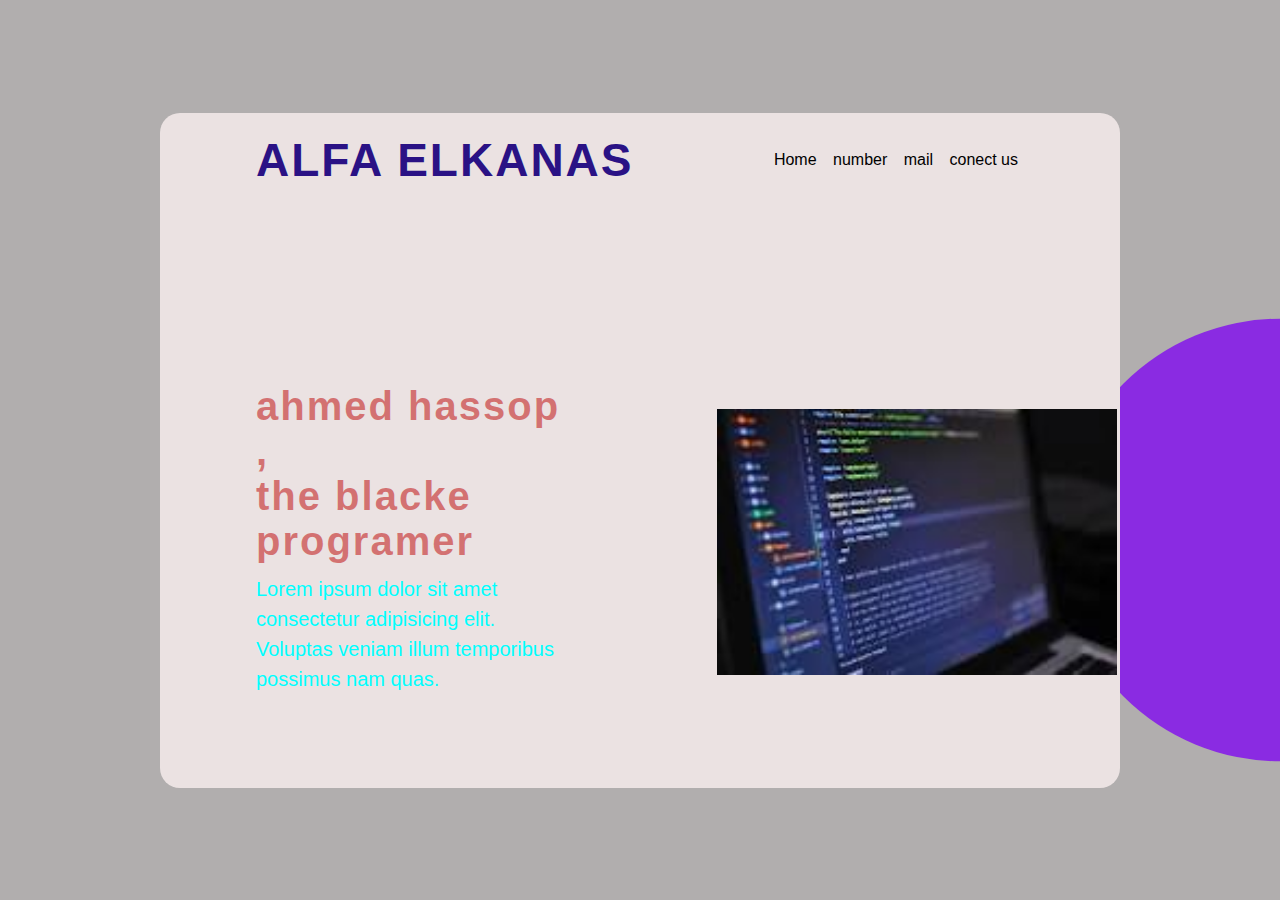
<file: Templet 1/index.html>
<!DOCTYPE html>
<html lang="en">
    <head>
    <meta charset="utF-8">
    <title>templet 1</title>
    <link rel="stylesheet" href="./master.css">
    
</head>
<body>
 <div class="conteaner">
    <nav>
        <a class="logo" href="#">ALFA ELKANAS</a>
        <ul>
            <li><a href="#"></a>Home</li>
            <li><a href="#"></a>number</li>
            <li><a href="#"></a>mail</li>
            <li><a href="#"></a>conect us</li>
        </ul>
    </nav>
    <div class="content">
        <div class="text">
            <h2>ahmed hassop ,<br> the blacke programer</h2>
            <p> Lorem ipsum dolor sit amet consectetur adipisicing elit.
                 Voluptas veniam illum temporibus possimus nam quas. </p>
        </div>
        <div class="image">
            <img src="./jmnh.jpg" ></div>
    </div>
 </div>   
  
    
  
  
</html>
</body>
</file>
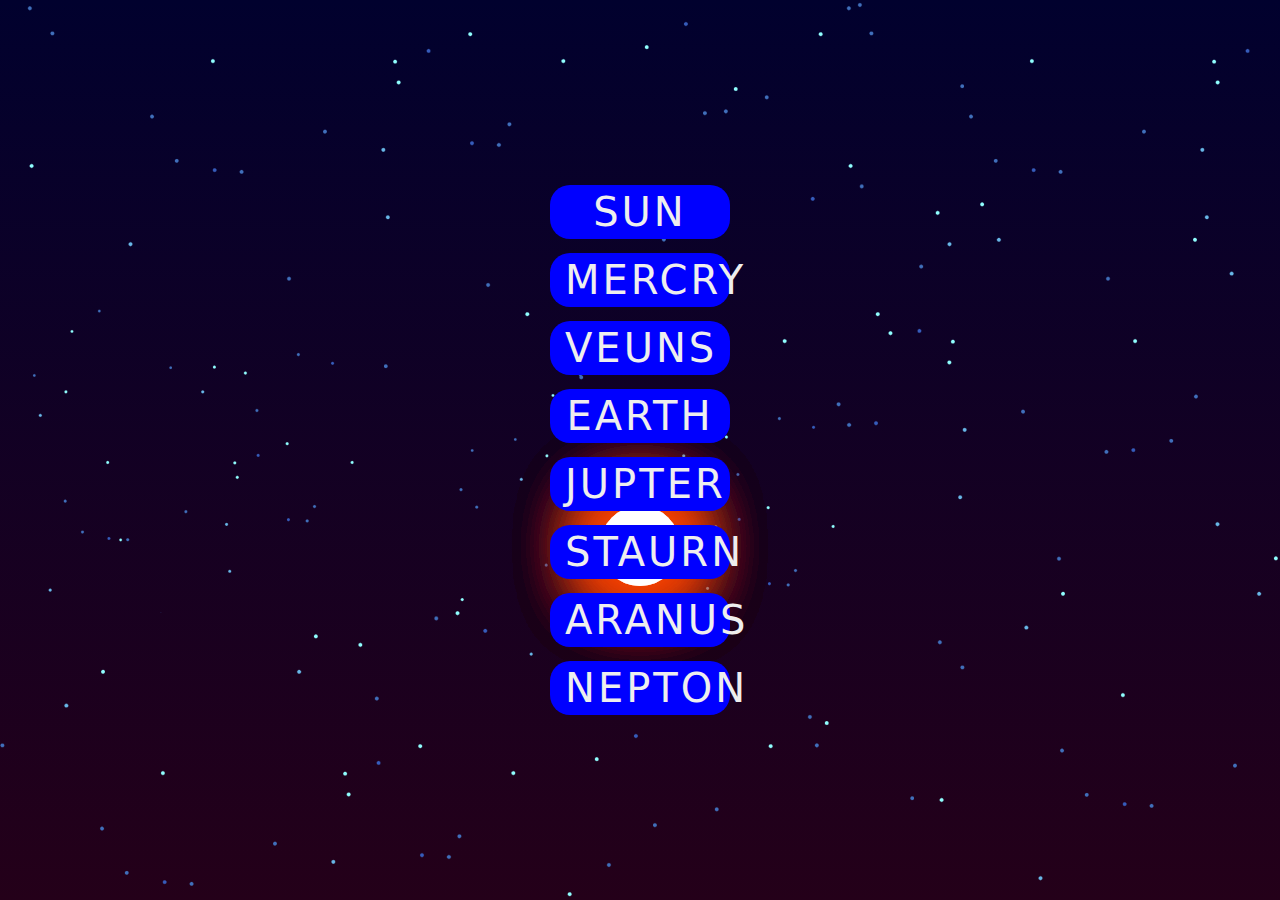
<file: Templet 2/index.html>
<html lang="en">
<head>
    <meta charset="UTF-8">
    <link rel="stylesheet" href="./alfa.css">
    <title>templet 2</title>
</head>
<body>
    <section>
        <ul>
            <li data-text="sun"><a href="#">sun</a></li>
            <li data-text="mercry"><a href="#">mercry</a></li>
            <li data-text="veuns"><a href="#">veuns</a></li>
            <li data-text="earth"><a href="#">earth</a></li>
            <li data-text="jupter"><a href="#">jupter</a></li>
            <li data-text="staurn"><a href="#">staurn</a></li>
            <li data-text="aranus"><a href="#">aranus</a></li>
            <li data-text="nepton"><a href="#">nepton</a></li>
        </ul>
    </section>
    <div></div>
</body>
</html>
</file>
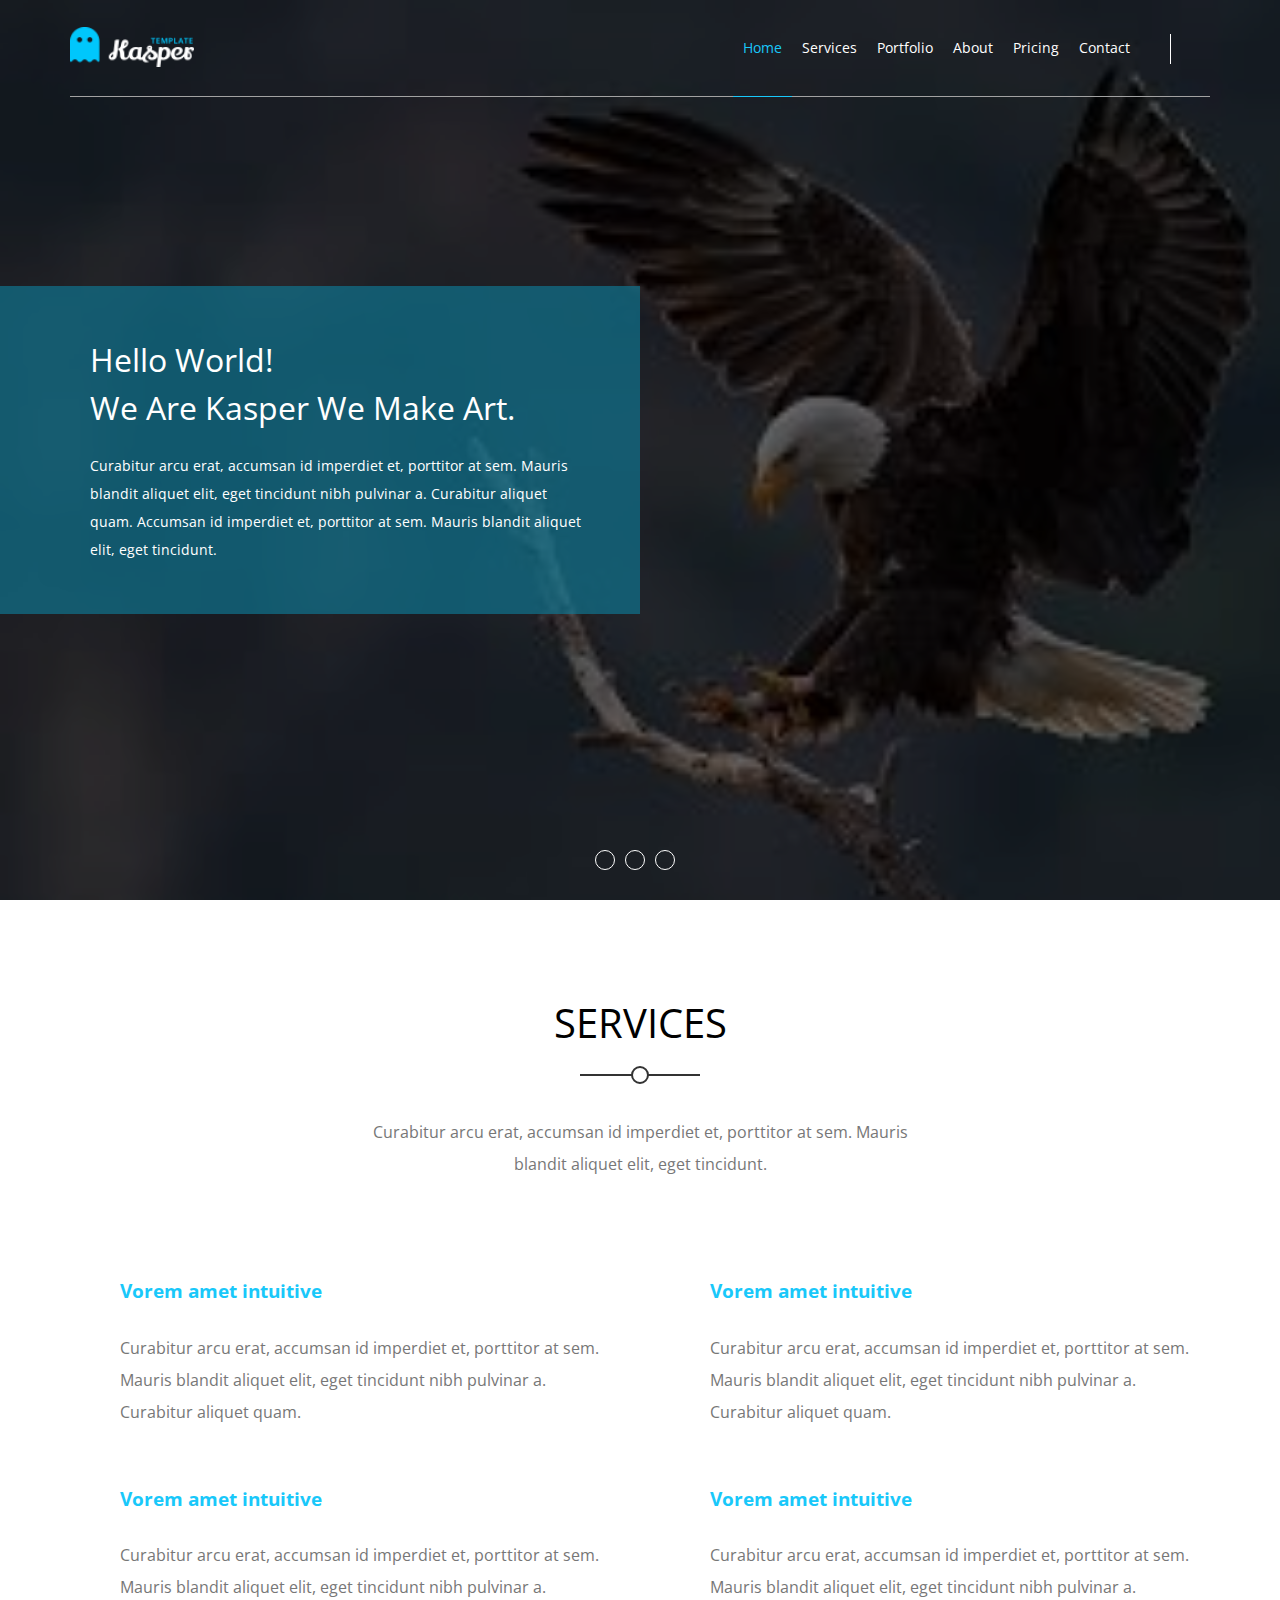
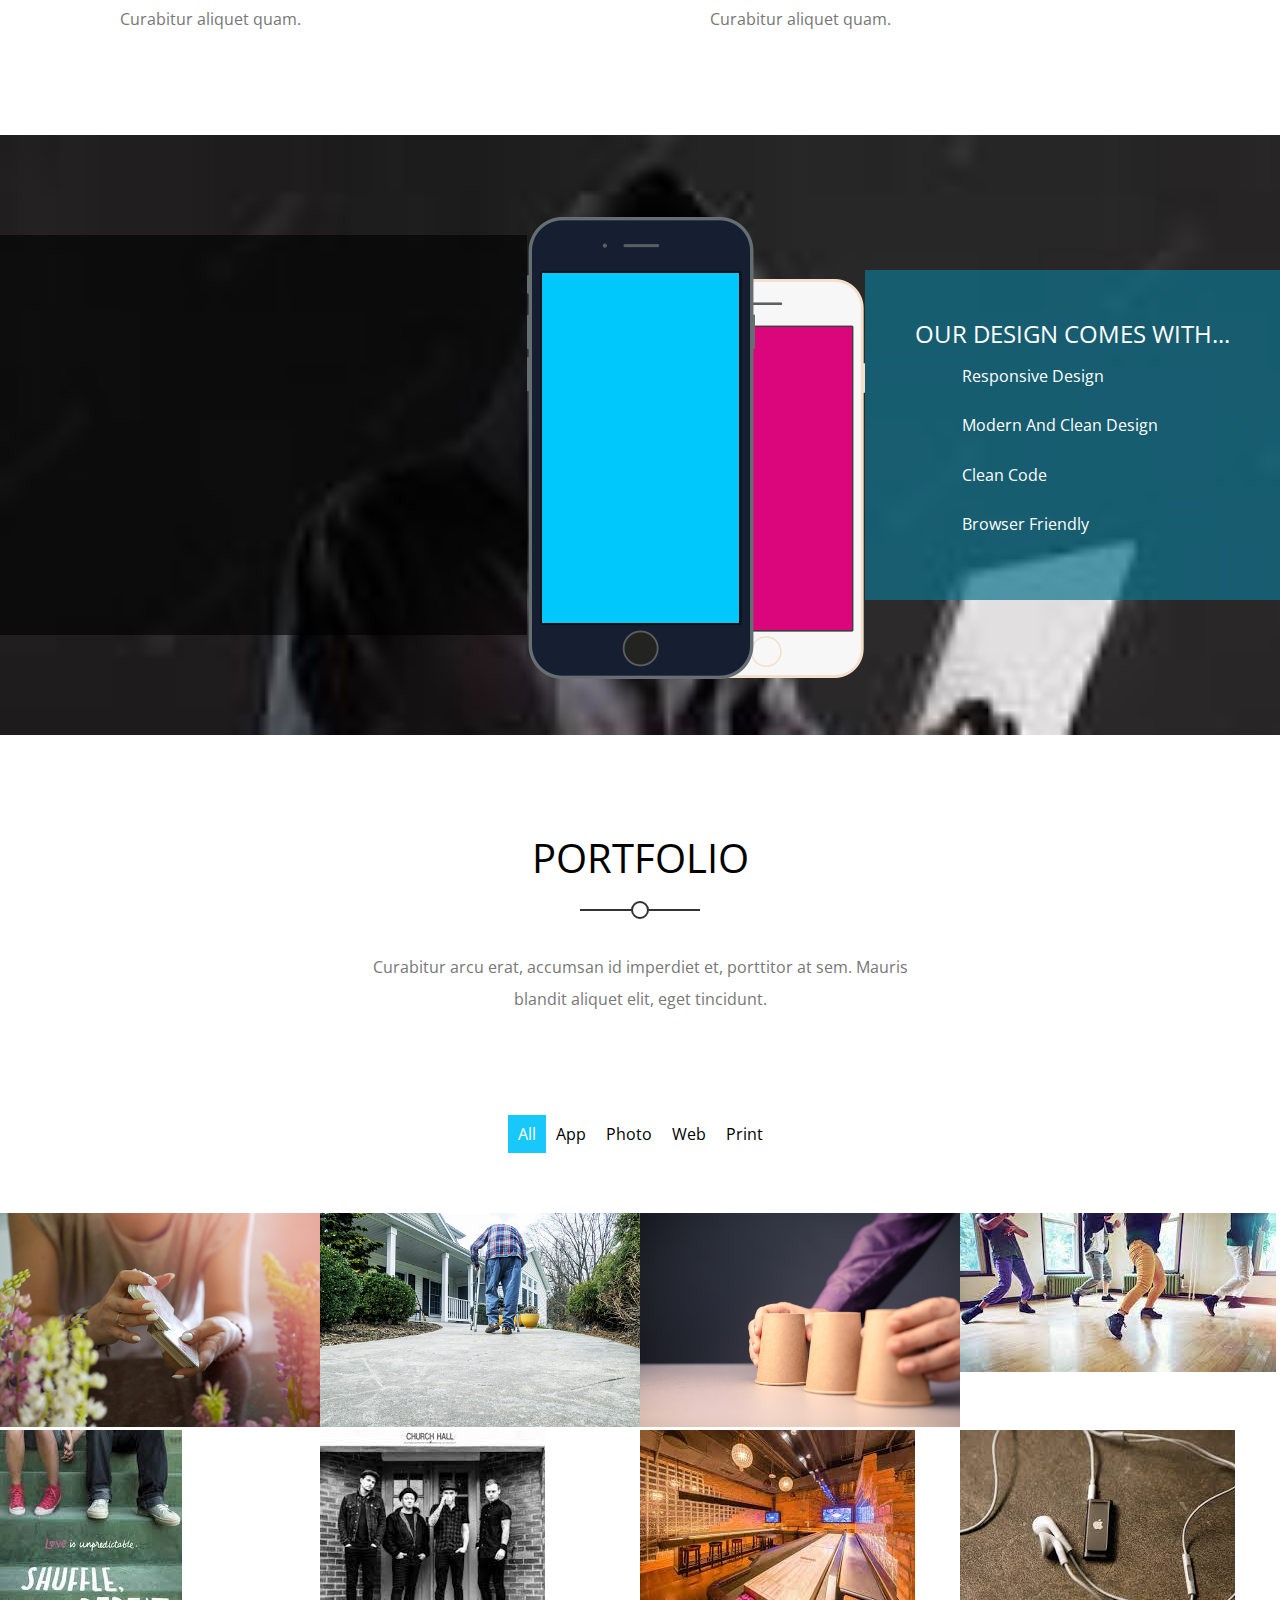
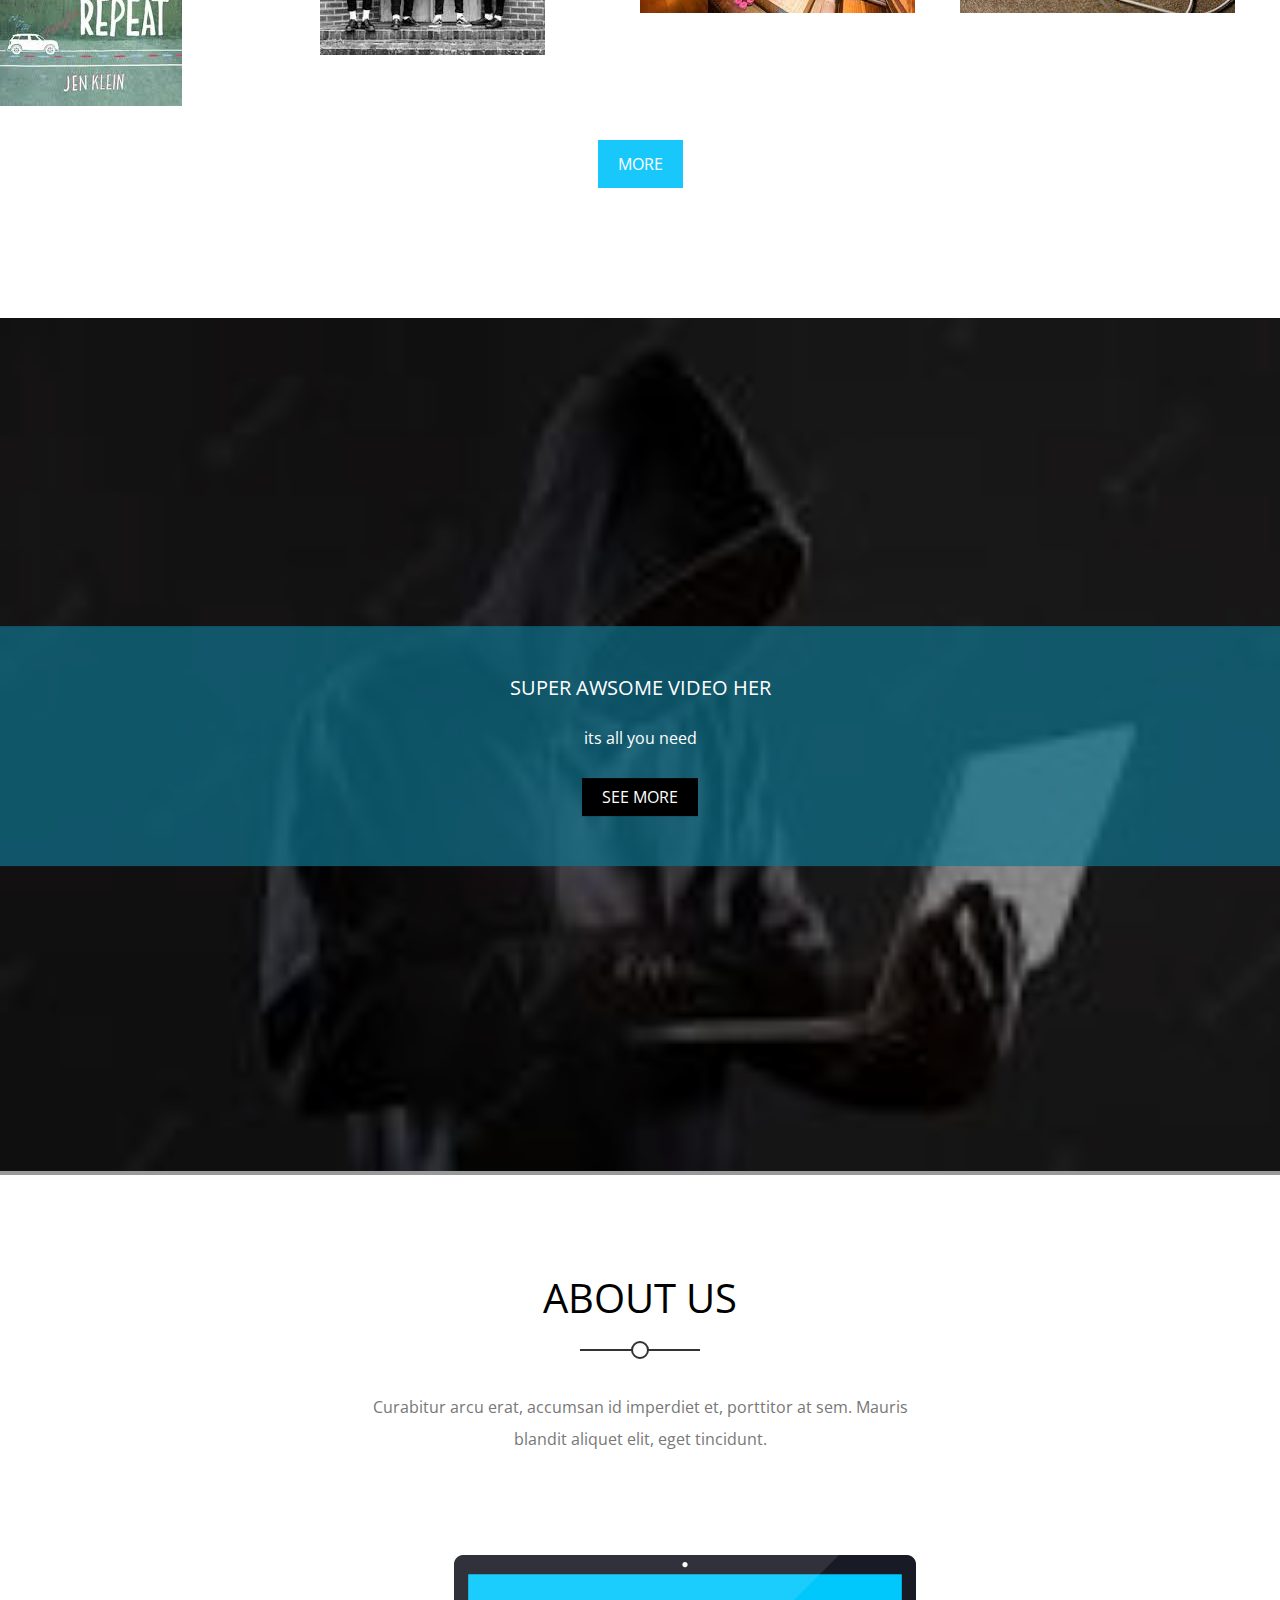
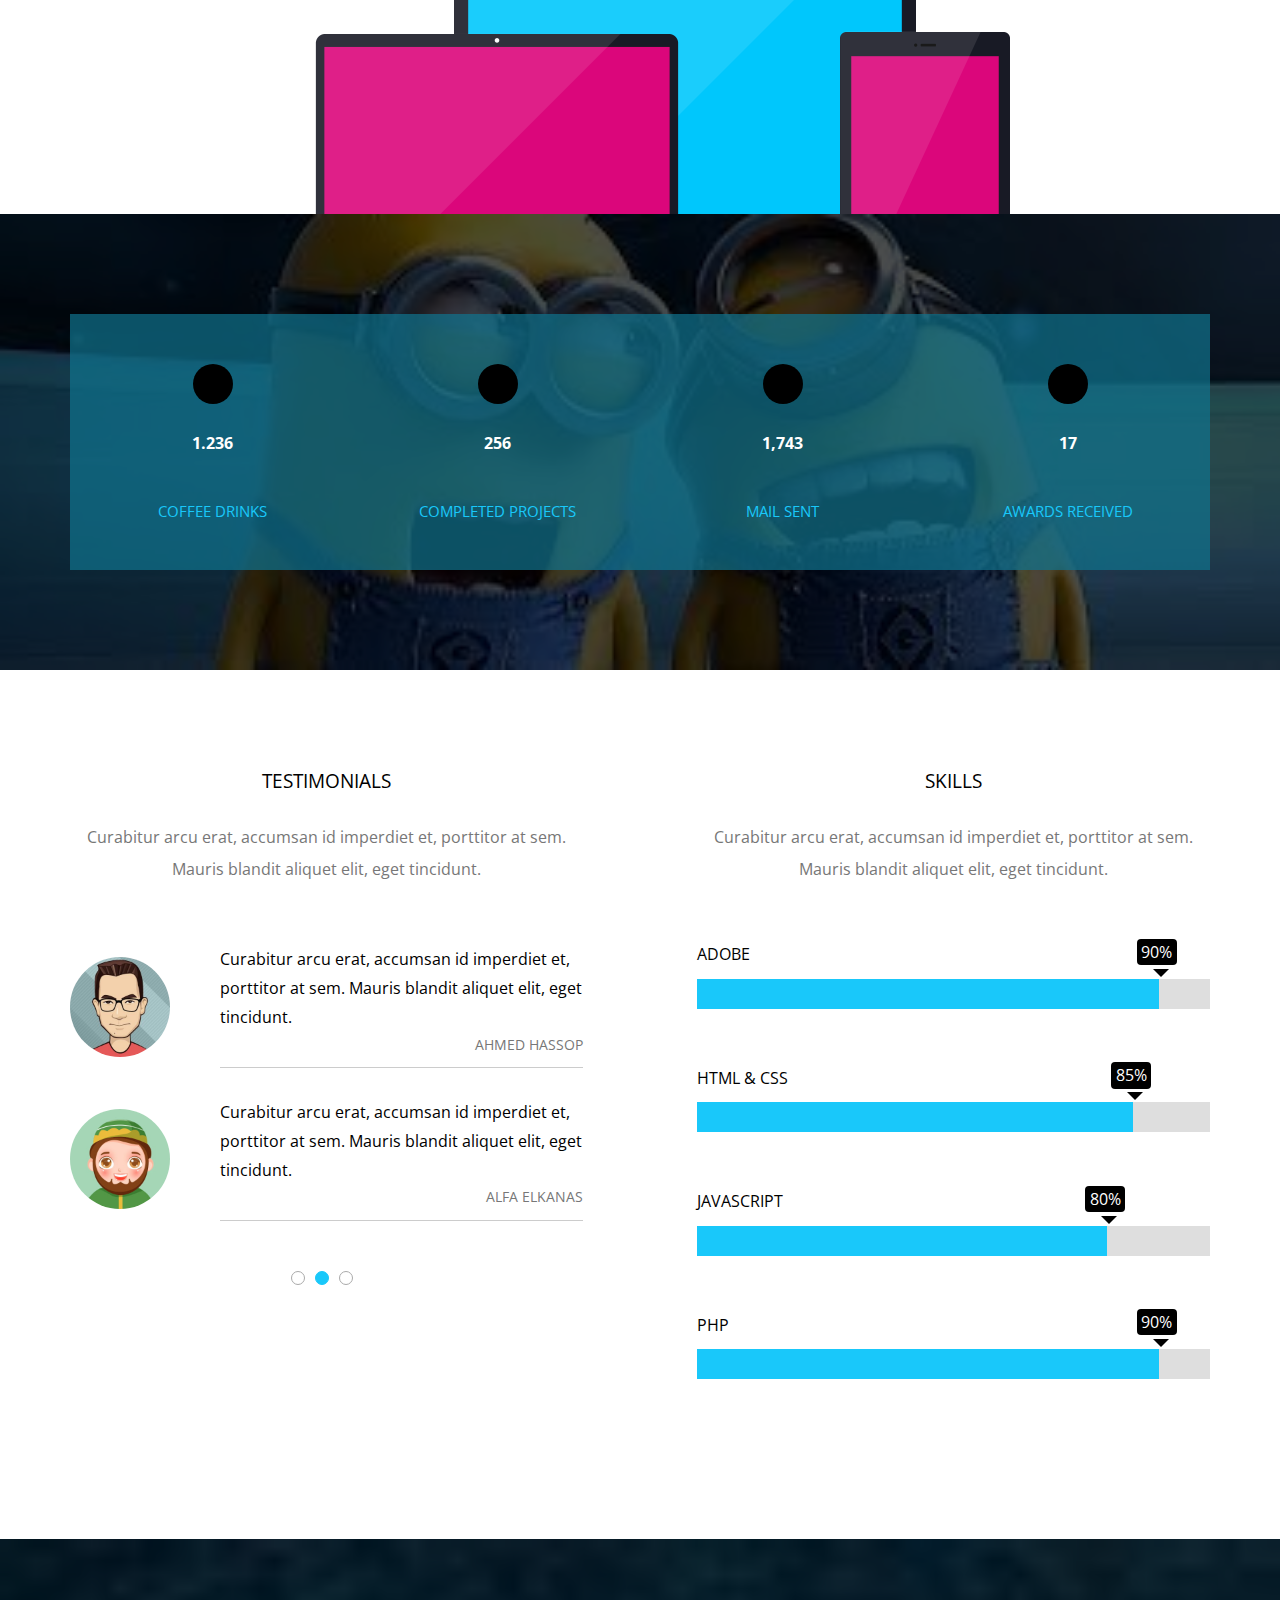
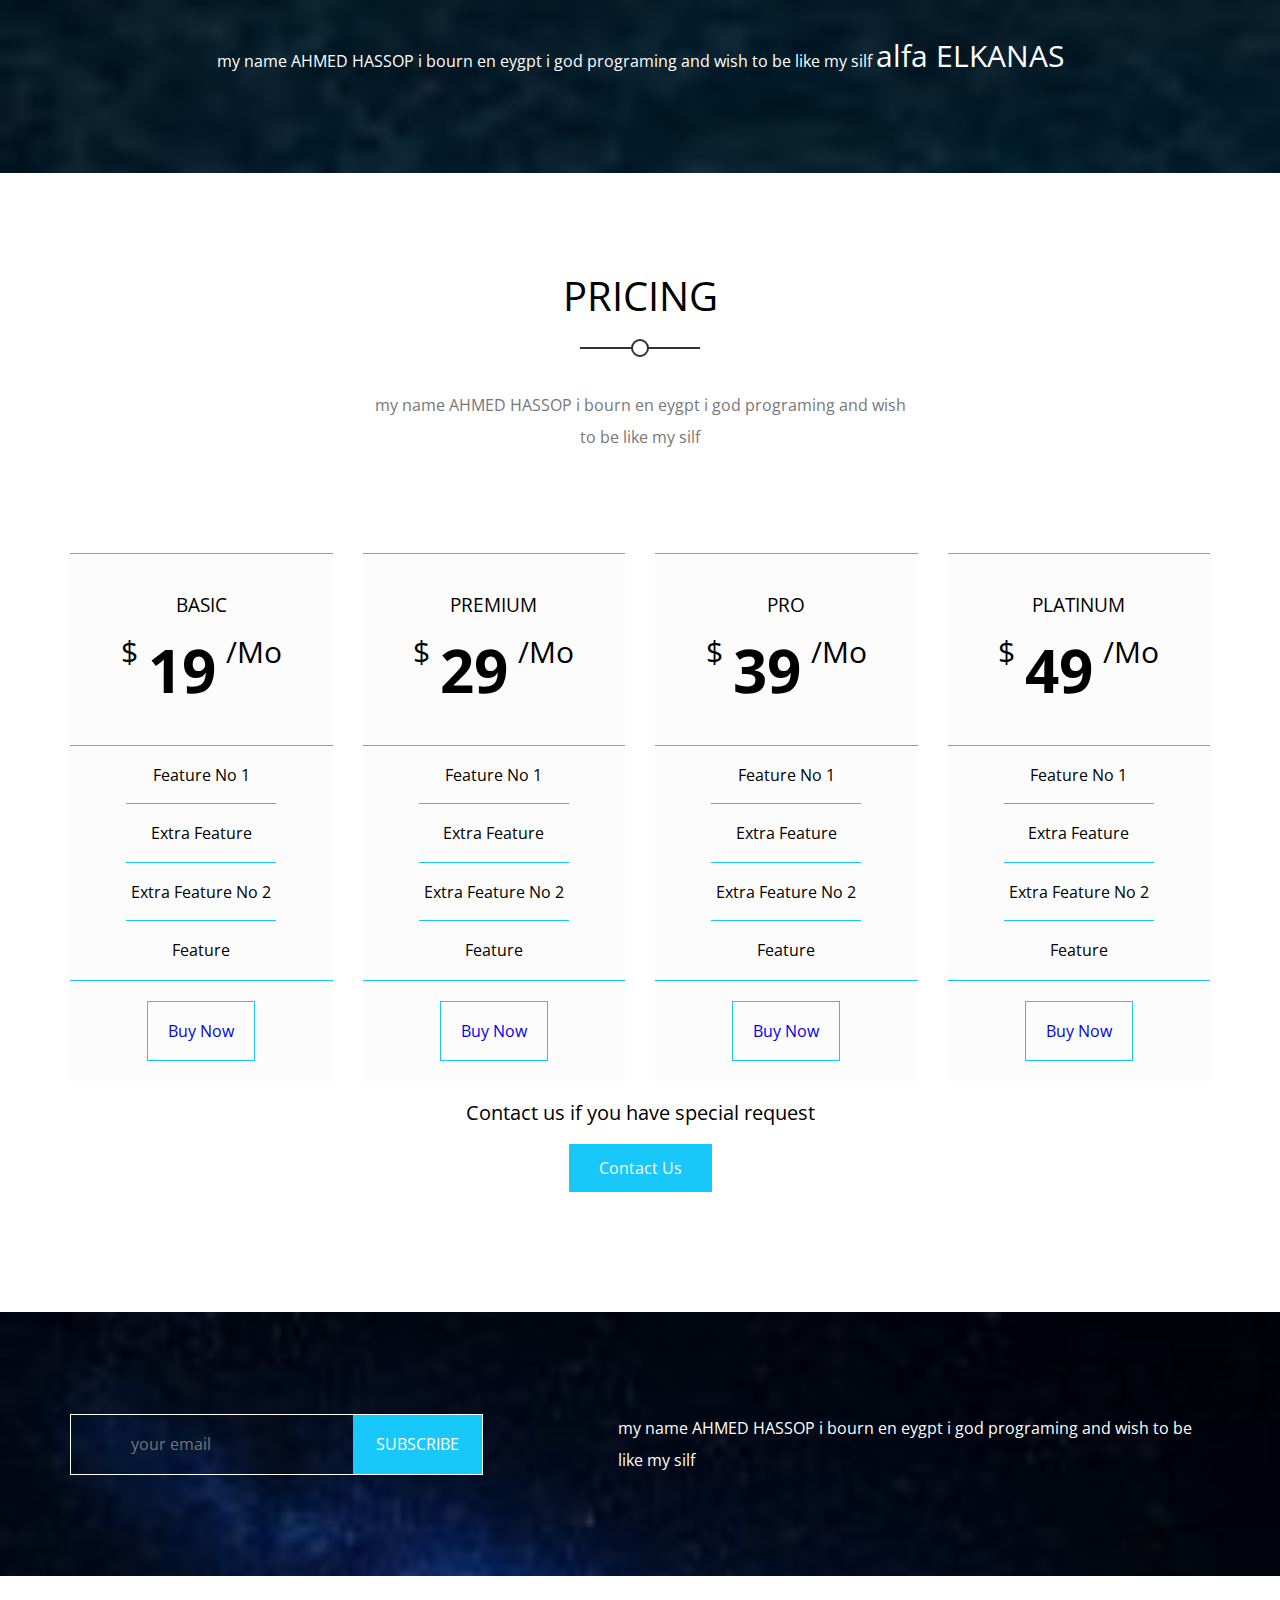
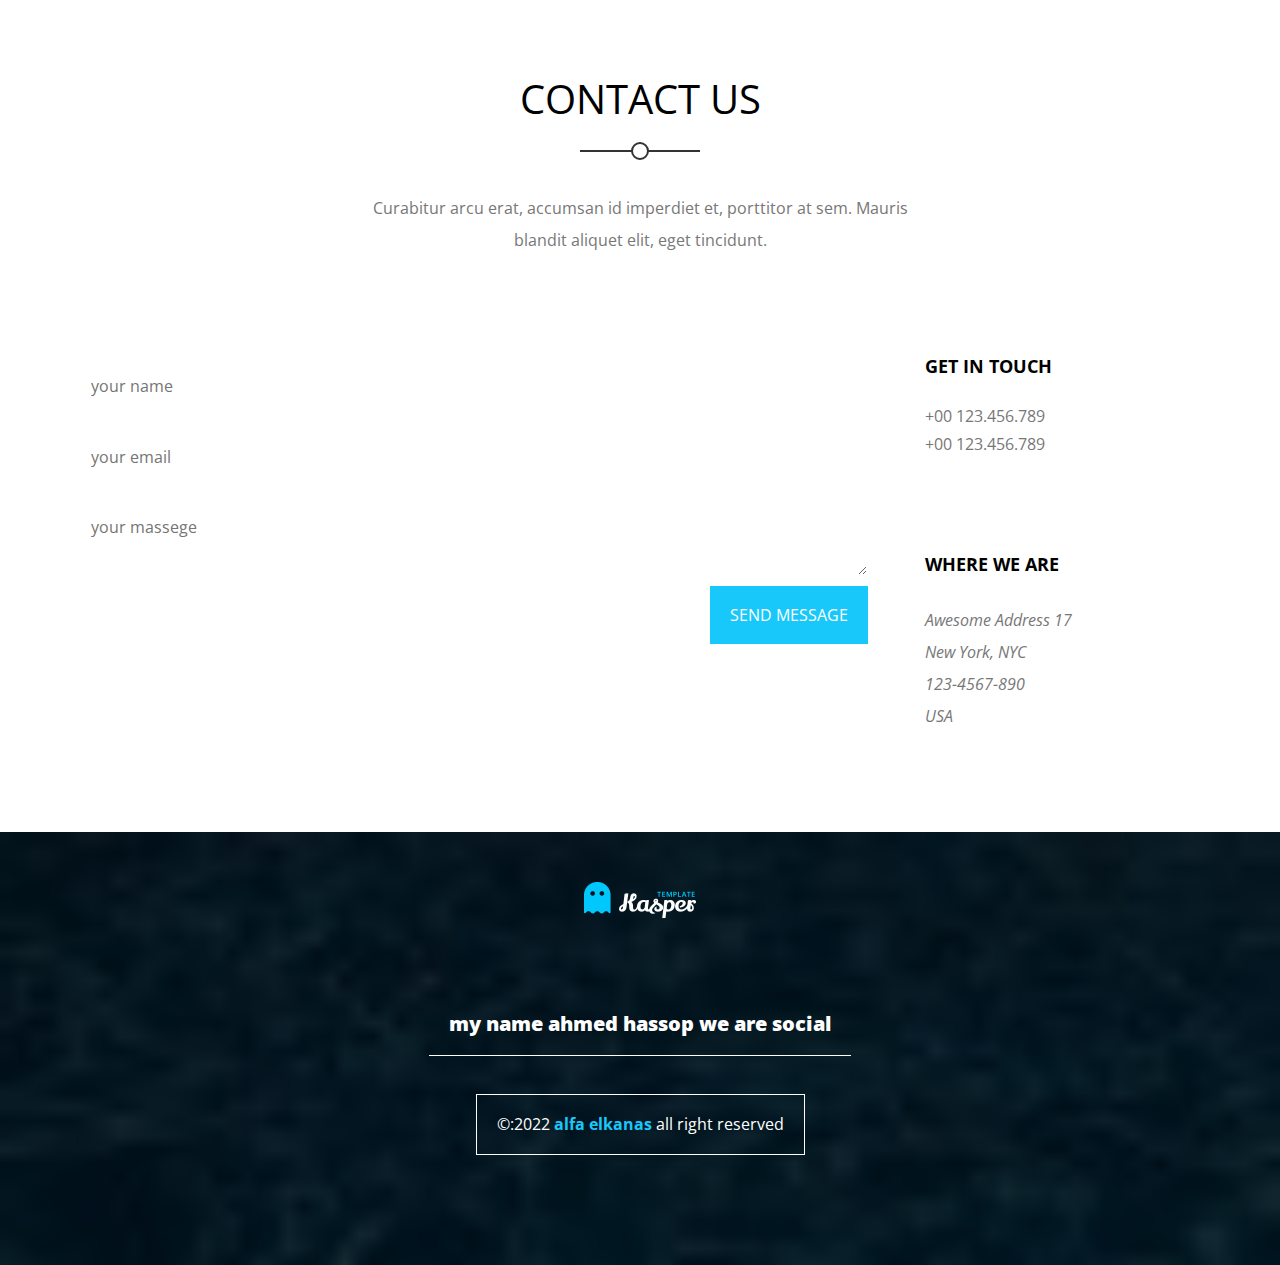
<file: Templet 4/index.html>
<!DOCTYPE html>
<html lang="en">
  <head>
    <meta charset="UTF-8" />
    <meta http-equiv="X-UA-Compatible" content="IE=edge" />
    <meta name="viewport" content="width=device-width, initial-scale=1.0" />
    <title>AHMED Template 4</title>
    <!-- Render All Elements Normally -->
    <link rel="stylesheet" href="./css/css/normalize.css" />
    <!-- Font Awesome Library -->
    <link rel="stylesheet" href="https://cdnjs.cloudflare.com/ajax/libs/font-awesome/6.3.0/css/all.min.css" integrity="sha512-SzlrxWUlpfuzQ+pcUCosxcglQRNAq/DZjVsC0lE40xsADsfeQoEypE+enwcOiGjk/bSuGGKHEyjSoQ1zVisanQ==" crossorigin="anonymous" referrerpolicy="no-referrer" />
    <!-- Main Template CSS File -->
    <link rel="stylesheet" href="./css/css/gomana.css" />
    <!-- Google Fonts -->
    <link rel="preconnect" href="https://fonts.gstatic.com" />
    <link href="https://fonts.googleapis.com/css2?family=Open+Sans:wght@400;700&#038;display=swap" rel="stylesheet" />
  </head>
  <body>
    <!-- Start Header -->
    <header>
      <div class="container">
        <a href="#" class="logo">
          <img src="./css/photo/logo1.png" alt="Logo" />
        </a>
        <nav>
          <i class="fas fa-bars toggle-menu"></i>
          <ul>
            <li><a class="active" href="#">Home</a></li>
            <li><a href="#">Services</a></li>
            <li><a href="#">Portfolio</a></li>
            <li><a href="#">About</a></li>
            <li><a href="#">Pricing</a></li>
            <li><a href="#">Contact</a></li>
          </ul>
          <div class="form">
            <i class="fas fa-search"></i>
          </div>
        </nav>
      </div>
    </header>
    <!-- End Header -->
     <!-- Start Landing -->
     <div class="landing">
      <div class="overlay"></div>
      <div class="text">
        <div class="content">
          <h2>
            Hello World!<br />
            We Are Kasper We Make Art.
          </h2>
          <p>
            Curabitur arcu erat, accumsan id imperdiet et, porttitor at sem. Mauris blandit aliquet elit, eget tincidunt
            nibh pulvinar a. Curabitur aliquet quam. Accumsan id imperdiet et, porttitor at sem. Mauris blandit aliquet
            elit, eget tincidunt.
          </p>
        </div>
      </div>
      <i class="fas fa-angle-left change-background fa-2x"></i>
      <i class="fas fa-angle-right change-background fa-2x"></i>
      <ul class="bullets">
        <li></li>
        <li class="active"></li>
        <li></li>
      </ul>
    </div>
    <!-- End Landing -->
    <!-- Start Services -->
    <div class="services">
      <div class="container">
        <div class="main-heading">
          <h2>Services</h2>
          <p>
            Curabitur arcu erat, accumsan id imperdiet et, porttitor at sem. Mauris blandit aliquet elit, eget
            tincidunt.
          </p>
        </div>
        <div class="services-container">
          <div class="srv-box">
            <i class="fas fa-desktop fa-3x"></i>
            <div class="text">
              <h3>Vorem amet intuitive</h3>
              <p>
                Curabitur arcu erat, accumsan id imperdiet et, porttitor at sem. Mauris blandit aliquet elit, eget
                tincidunt nibh pulvinar a. Curabitur aliquet quam.
              </p>
            </div>
          </div>
          <div class="srv-box">
            <i class="fas fa-cog fa-3x"></i>
            <div class="text">
              <h3>Vorem amet intuitive</h3>
              <p>
                Curabitur arcu erat, accumsan id imperdiet et, porttitor at sem. Mauris blandit aliquet elit, eget
                tincidunt nibh pulvinar a. Curabitur aliquet quam.
              </p>
            </div>
          </div>
          <div class="srv-box">
            <i class="fas fa-pencil-ruler fa-3x"></i>
            <div class="text">
              <h3>Vorem amet intuitive</h3>
              <p>
                Curabitur arcu erat, accumsan id imperdiet et, porttitor at sem. Mauris blandit aliquet elit, eget
                tincidunt nibh pulvinar a. Curabitur aliquet quam.
              </p>
            </div>
          </div>
          <div class="srv-box">
            <i class="fas fa-camera fa-3x"></i>
            <div class="text">
              <h3>Vorem amet intuitive</h3>
              <p>
                Curabitur arcu erat, accumsan id imperdiet et, porttitor at sem. Mauris blandit aliquet elit, eget
                tincidunt nibh pulvinar a. Curabitur aliquet quam.
              </p>
            </div>
          </div>
        </div>
      </div>
    </div>
    <!-- End Services -->
    <!--start desing-->
    <div class="desing">
      <div class="image">
        <img src="./css/photo/mobile.png" alt="Mobile">
      </div>
      <div class="text">
        <h2>Our Design Comes With...</h2>
        <ul>
          <li>Responsive Design</li>
          <li>Modern And Clean Design</li>
          <li>Clean Code</li>
          <li>Browser Friendly</li>
        </ul>
      </div>
    </div>
    <!--end desing-->
<!--start portfolio-->

<div class="portfolio">
  <div class="container">
    <div class="main-heading">
      <h2>Portfolio</h2>
      <p>
        Curabitur arcu erat, accumsan id imperdiet et, porttitor at sem. Mauris blandit aliquet elit, eget
        tincidunt.
      </p>
    </div>
    <ul class="shuffle">
      <li class="active">All</li>
      <li>App</li>
      <li>Photo</li>
      <li>Web</li>
      <li>Print</li>
    </ul>
  </div>
  <div class="imgs-container">
    <div class="box">
      <img src=".//css/photo/shuffle-01.jpg" alt="" />
      <div class="caption">
        <h4>Awesome Image</h4>
        <p>Photography</p>
      </div>
    </div>
    <div class="box">
      <img src=".//css/photo/shuffle-02.jpg" alt="" />
      <div class="caption">
        <h4>Awesome Image</h4>
        <p>Photography</p>
      </div>
    </div>
    <div class="box">
      <img src=".//css/photo/shuffle-03.jpg" alt="" />
      <div class="caption">
        <h4>Awesome Image</h4>
        <p>Photography</p>
      </div>
    </div>
    <div class="box">
      <img src=".//css/photo/shuffle-04.jpg" alt="" />
      <div class="caption">
        <h4>Awesome Image</h4>
        <p>Photography</p>
      </div>
    </div>
    <div class="box">
      <img src=".//css/photo/shuffle-05.jpg" alt="" />
      <div class="caption">
        <h4>Awesome Image</h4>
        <p>Photography</p>
      </div>
    </div>
    <div class="box">
      <img src=".//css/photo/shuffle-06.jpg" alt="" />
      <div class="caption">
        <h4>Awesome Image</h4>
        <p>Photography</p>
      </div>
    </div>
    <div class="box">
      <img src=".//css/photo/shuffle-07.jpg" alt="" />
      <div class="caption">
        <h4>Awesome Image</h4>
        <p>Photography</p>
      </div>
    </div>
    <div class="box">
      <img src=".//css/photo/shuffle-08.jpg" alt="" />
      <div class="caption">
        <h4>Awesome Image</h4>
        <p>Photography</p>
      </div>
    </div>
  </div>
  <a href="#" class="more">More</a>
</div>
<!--end portfolio-->
<!--start video-->
<div class="video">
  <img src=".//css/photo/hacke.jpg" alt="">
  <div class="text">
    <h2>super awsome video her</h2>
    <p>its all you need</p>
    <button>see more</button>
  </div>
</div>
<!--end video-->
<!--start about-->
<div class="about">
  <div class="container">
    <div class="main-heading">
      <h2>about us</h2>
      <p>Curabitur arcu erat, accumsan id imperdiet et, porttitor at sem. Mauris blandit aliquet elit, eget tincidunt. </p>
    </div>
      <img src=".//css/photo/about.png" alt="">
  </div>
</div>
<!--end about-->
<!--start stats-->
<div class="stats">
  <div class="container">
    <div class="box">
      <i class="fas fa-mug-hot"></i>
      <div class="number">1.236</div>
      <p>Coffee Drinks</p>
    </div>
    <div class="box">
      <i class="far fa-folder"></i>
      <div class="number">256</div>
      <p>Completed Projects</p>
    </div>
    <div class="box">
      <i class="far fa-envelope"></i>
      <div class="number">1,743</div>
      <p>Mail Sent</p>
    </div>
    <div class="box">
      <i class="fas fa-trophy"></i>
      <div class="number">17</div>
      <p>Awards Received</p>
    </div>
  </div>
</div>
<!--end stats-->
<!-- Start Skills -->
<div class="our-skills">
  <div class="container">
    <div class="testimonials">
      <h3>Testimonials</h3>
      <p>
        Curabitur arcu erat, accumsan id imperdiet et, porttitor at sem. Mauris blandit aliquet elit, eget
        tincidunt.
      </p>
      <div class="content">
        <img src="./css/photo/skills-01.jpg" alt="" />
        <div class="text">
          Curabitur arcu erat, accumsan id imperdiet et, porttitor at sem. Mauris blandit aliquet elit, eget
          tincidunt.
          <p>AHMED HASSOP</p>
        </div>
      </div>
      <div class="content">
        <img src="./css/photo/skills-02.jpg" alt="" />
        <div class="text">
          Curabitur arcu erat, accumsan id imperdiet et, porttitor at sem. Mauris blandit aliquet elit, eget
          tincidunt.
          <p>ALFA ELKANAS</p>
        </div>
      </div>
      <ul class="bullets">
        <li></li>
        <li class="active"></li>
        <li></li>
      </ul>
    </div>
    <div class="skills">
      <h3>Skills</h3>
      <p>
        Curabitur arcu erat, accumsan id imperdiet et, porttitor at sem. Mauris blandit aliquet elit, eget
        tincidunt.
      </p>
      <div class="prog-holder">
        <h4>Adobe</h4>
        <div class="prog">
          <span style="width: 90%" data-progress="90%"></span>
        </div>
      </div>
      <div class="prog-holder">
        <h4>Html &amp; Css</h4>
        <div class="prog">
          <span style="width: 85%" data-progress="85%"></span>
        </div>
      </div>
      <div class="prog-holder">
        <h4>JavaScript</h4>
        <div class="prog">
          <span style="width: 80%" data-progress="80%"></span>
        </div>
      </div>
      <div class="prog-holder">
        <h4>Php</h4>
        <div class="prog">
          <span style="width: 90%" data-progress="90%"></span>
        </div>
      </div>
    </div>
  </div>
</div>
<!-- End Skills -->
<!--start quote-->
<div class="quote">
  <div class="container">
    <q> my name AHMED HASSOP i bourn en eygpt i god programing and wish to be like my silf 
      <span>alfa ELKANAS</span>
    </q>
   
  </div>
</div>
<!--end quote-->
<!-- Start Pricing -->
<div class="pricing">
  <div class="container">
    <div class="main-heading">
      <h2>Pricing</h2>
      <p>my name AHMED HASSOP i bourn en eygpt i god programing and wish to be like my silf </p>
    </div>
    <div class="plans">
      <div class="plan">
        <div class="head">
          <h3>Basic</h3>
          <span>19</span>
        </div>
        <ul>
          <li>Feature No 1</li>
          <li>Extra Feature</li>
          <li>Extra Feature No 2</li>
          <li>Feature</li>
        </ul>
        <div class="foot">
          <a href="#">Buy Now</a>
        </div>
      </div>
      <div class="plan">
        <div class="head">
          <h3>Premium</h3>
          <span>29</span>
        </div>
        <ul>
          <li>Feature No 1</li>
          <li>Extra Feature</li>
          <li>Extra Feature No 2</li>
          <li>Feature</li>
        </ul>
        <div class="foot">
          <a href="#">Buy Now</a>
        </div>
      </div>
      <div class="plan">
        <div class="head">
          <h3>Pro</h3>
          <span>39</span>
        </div>
        <ul>
          <li>Feature No 1</li>
          <li>Extra Feature</li>
          <li>Extra Feature No 2</li>
          <li>Feature</li>
        </ul>
        <div class="foot">
          <a href="#">Buy Now</a>
        </div>
      </div>
      <div class="plan">
        <div class="head">
          <h3>Platinum</h3>
          <span>49</span>
        </div>
        <ul>
          <li>Feature No 1</li>
          <li>Extra Feature</li>
          <li>Extra Feature No 2</li>
          <li>Feature</li>
        </ul>
        <div class="foot">
          <a href="#">Buy Now</a>
        </div>
      </div>
    </div>
    <p class="contact-text">Contact us if you have special request</p>
    <a href="#" class="contact-link">Contact Us</a>
  </div>
</div>
<!-- End Pricing -->
<!-- Start Subscribe -->
<div class="subscribe">
  <div class="container">
    <form action="">
      <i class="far fa-envelope fa-lg"></i>
      <input type="email" name="mail" id="alfaelkanas@gmail.com" placeholder="your email">
      <input type="submit" value="subscribe">
    </form>
    <p>my name AHMED HASSOP i bourn en eygpt i god programing and wish to be like my silf </p>
  </div>
</div>
<!-- end Subscribe -->
<!--start Contact-->
<div class="contact">
  <div class="container">
    <div class="main-heading">
      <h2>Contact Us</h2>
      <p>
        Curabitur arcu erat, accumsan id imperdiet et, porttitor at sem. Mauris blandit aliquet elit, eget
        tincidunt.
      </p>
    </div>
    <div class="content">
      <form action="">
        <input class="main-input" type="text" name="name" placeholder="your name">
        <input class="main-input" type="email" name="mail" placeholder="your email">
        <textarea class="main-input" name="message" placeholder="your massege" ></textarea>
        <input type="submit" value="send message">
      </form>
      <div class="info">
        <h4>Get In Touch</h4>
        <span class="phone">+00 123.456.789</span>
        <span class="phone">+00 123.456.789</span>
        <h4>Where We Are</h4>
        <address>Awesome Address 17<br />New York, NYC<br />123-4567-890<br />USA</address>
      </div>
    </div>
  </div>
</div>
<!--end Contact-->
<!--Start Footer -->
<div class="footer">
  <div class="container">
    <img src="./css/photo/logo1.png" >
    <p>my name ahmed hassop we are social</p>
    <div class="social-icons">
      <i class="fab fa-facebook-f"></i>
      <i class="fab fa-twitter"></i>
      <i class="fas fa-home"></i>
      <i class="fab fa-linkedin"></i>
    </div>
    <div class="copyright">&copy:2022 <span>alfa elkanas</span> all right reserved</div>
  </div>
</div>
<!--end Footer -->
</body>
</html>
</file>
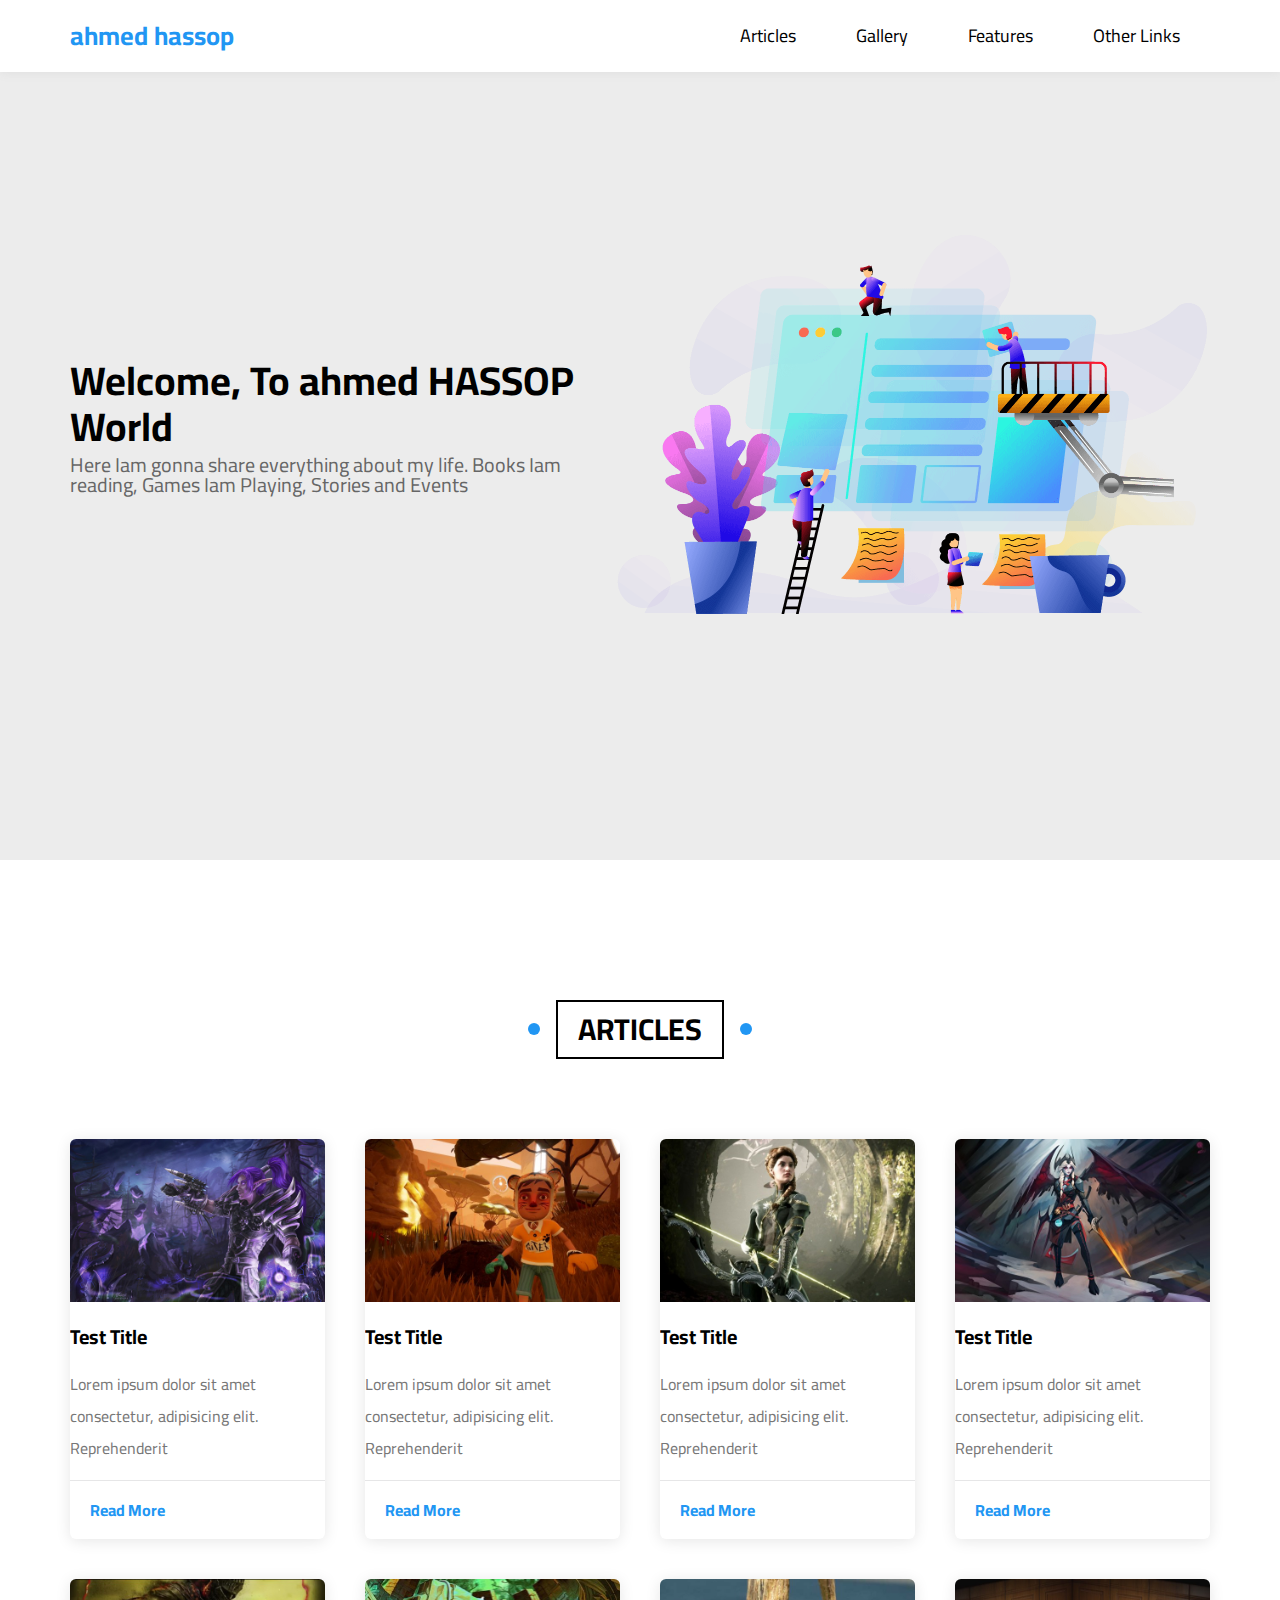
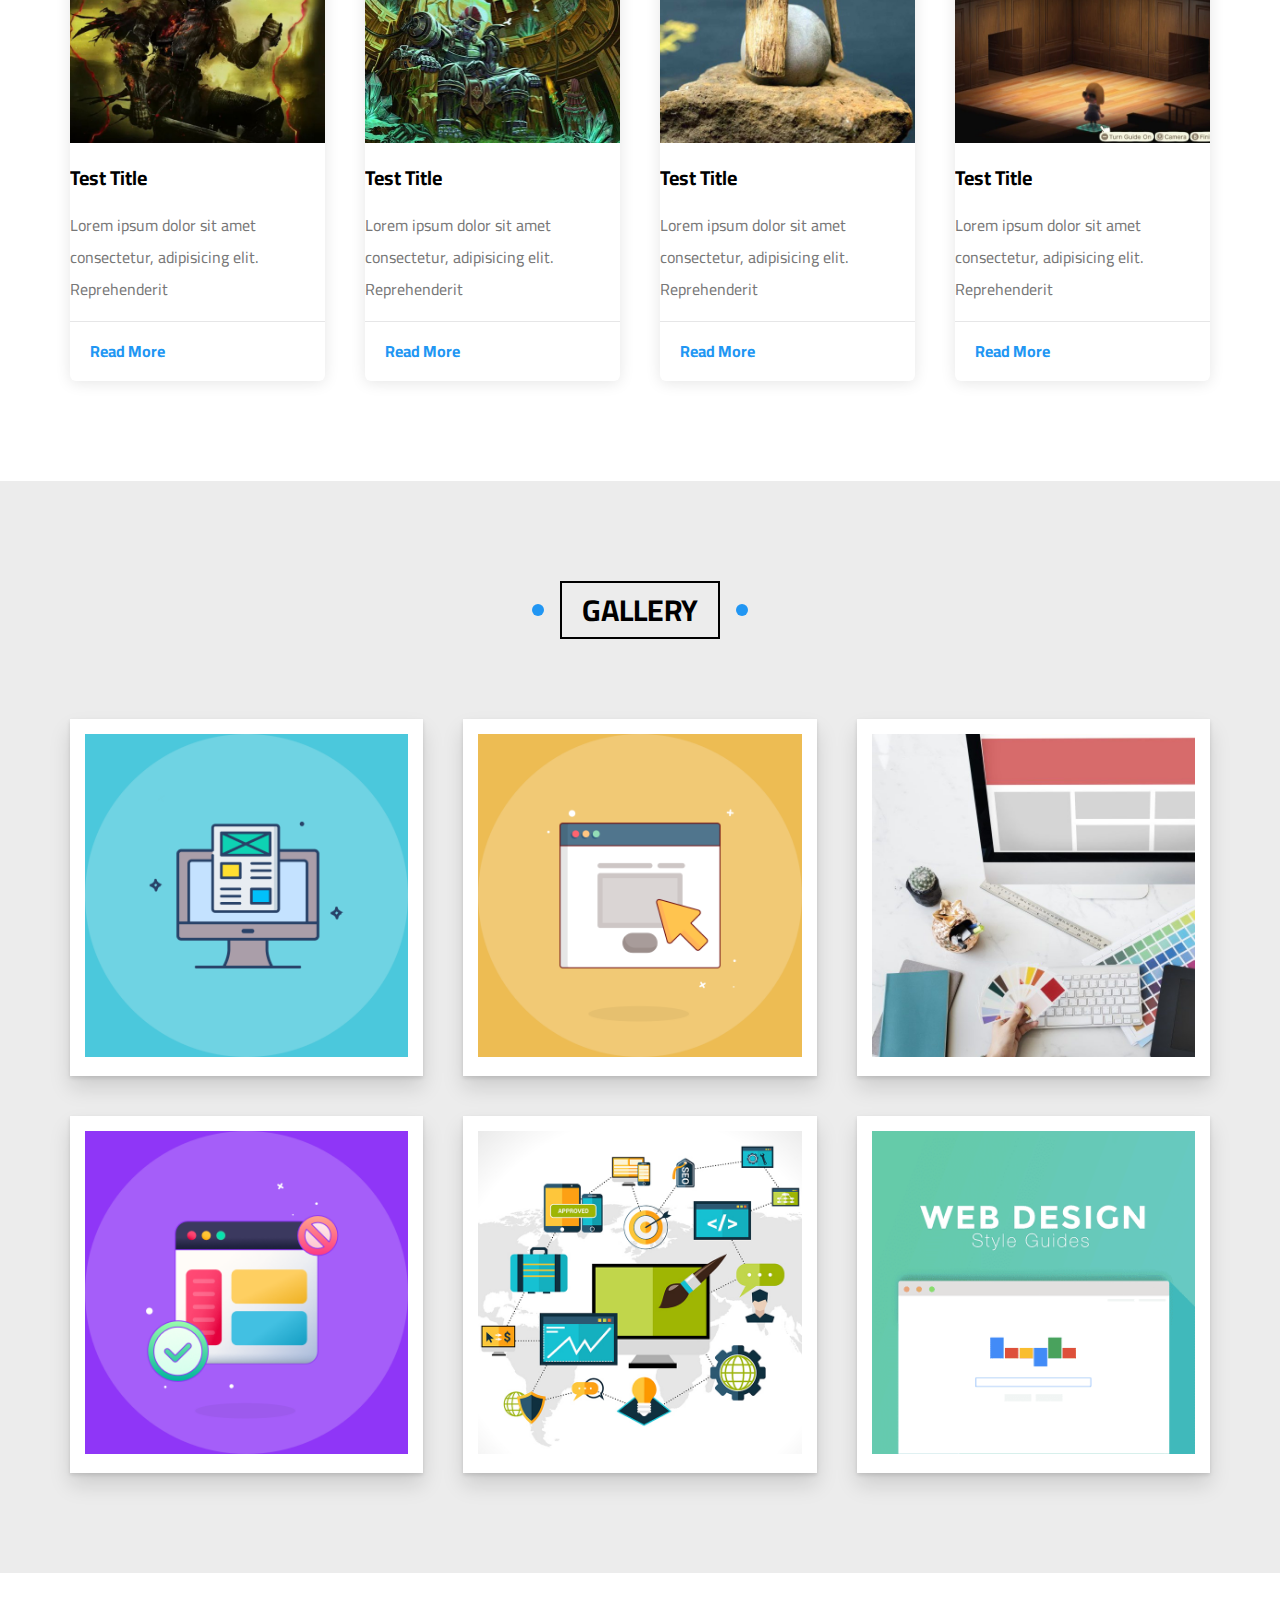
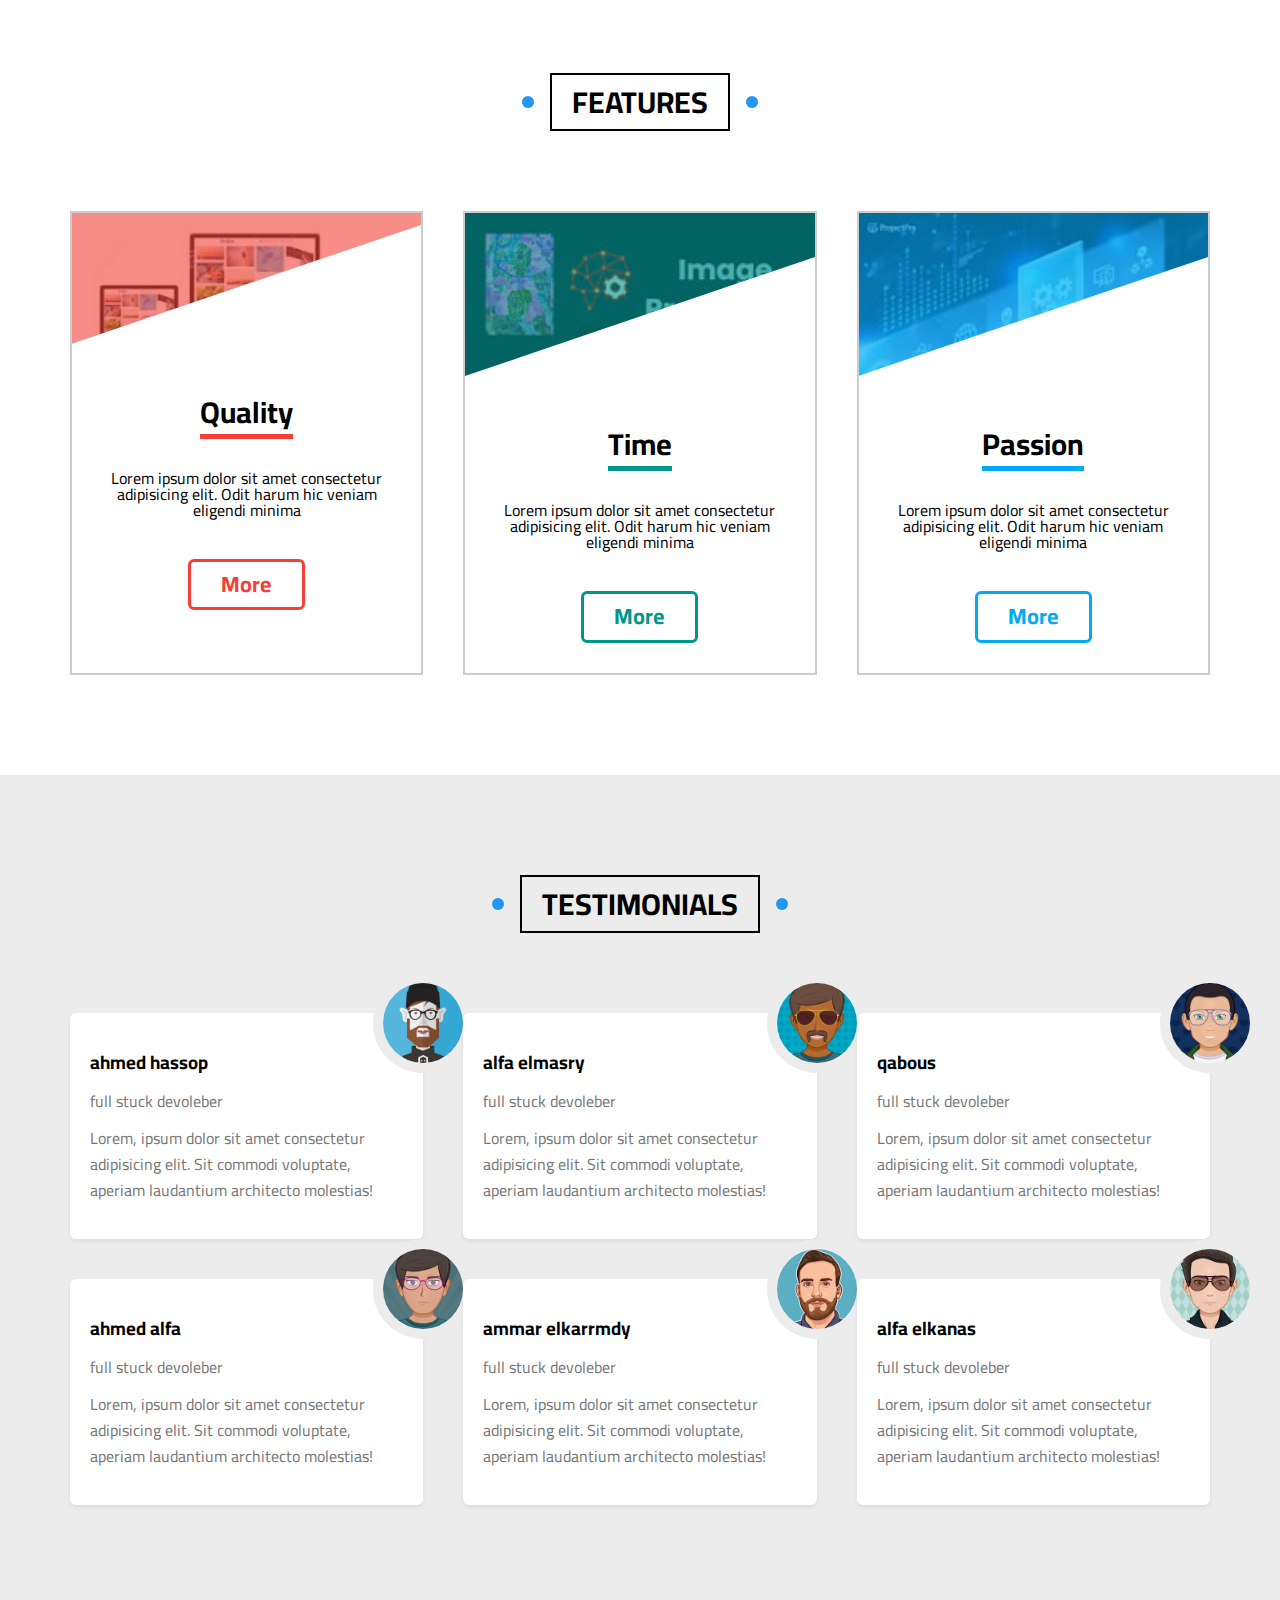
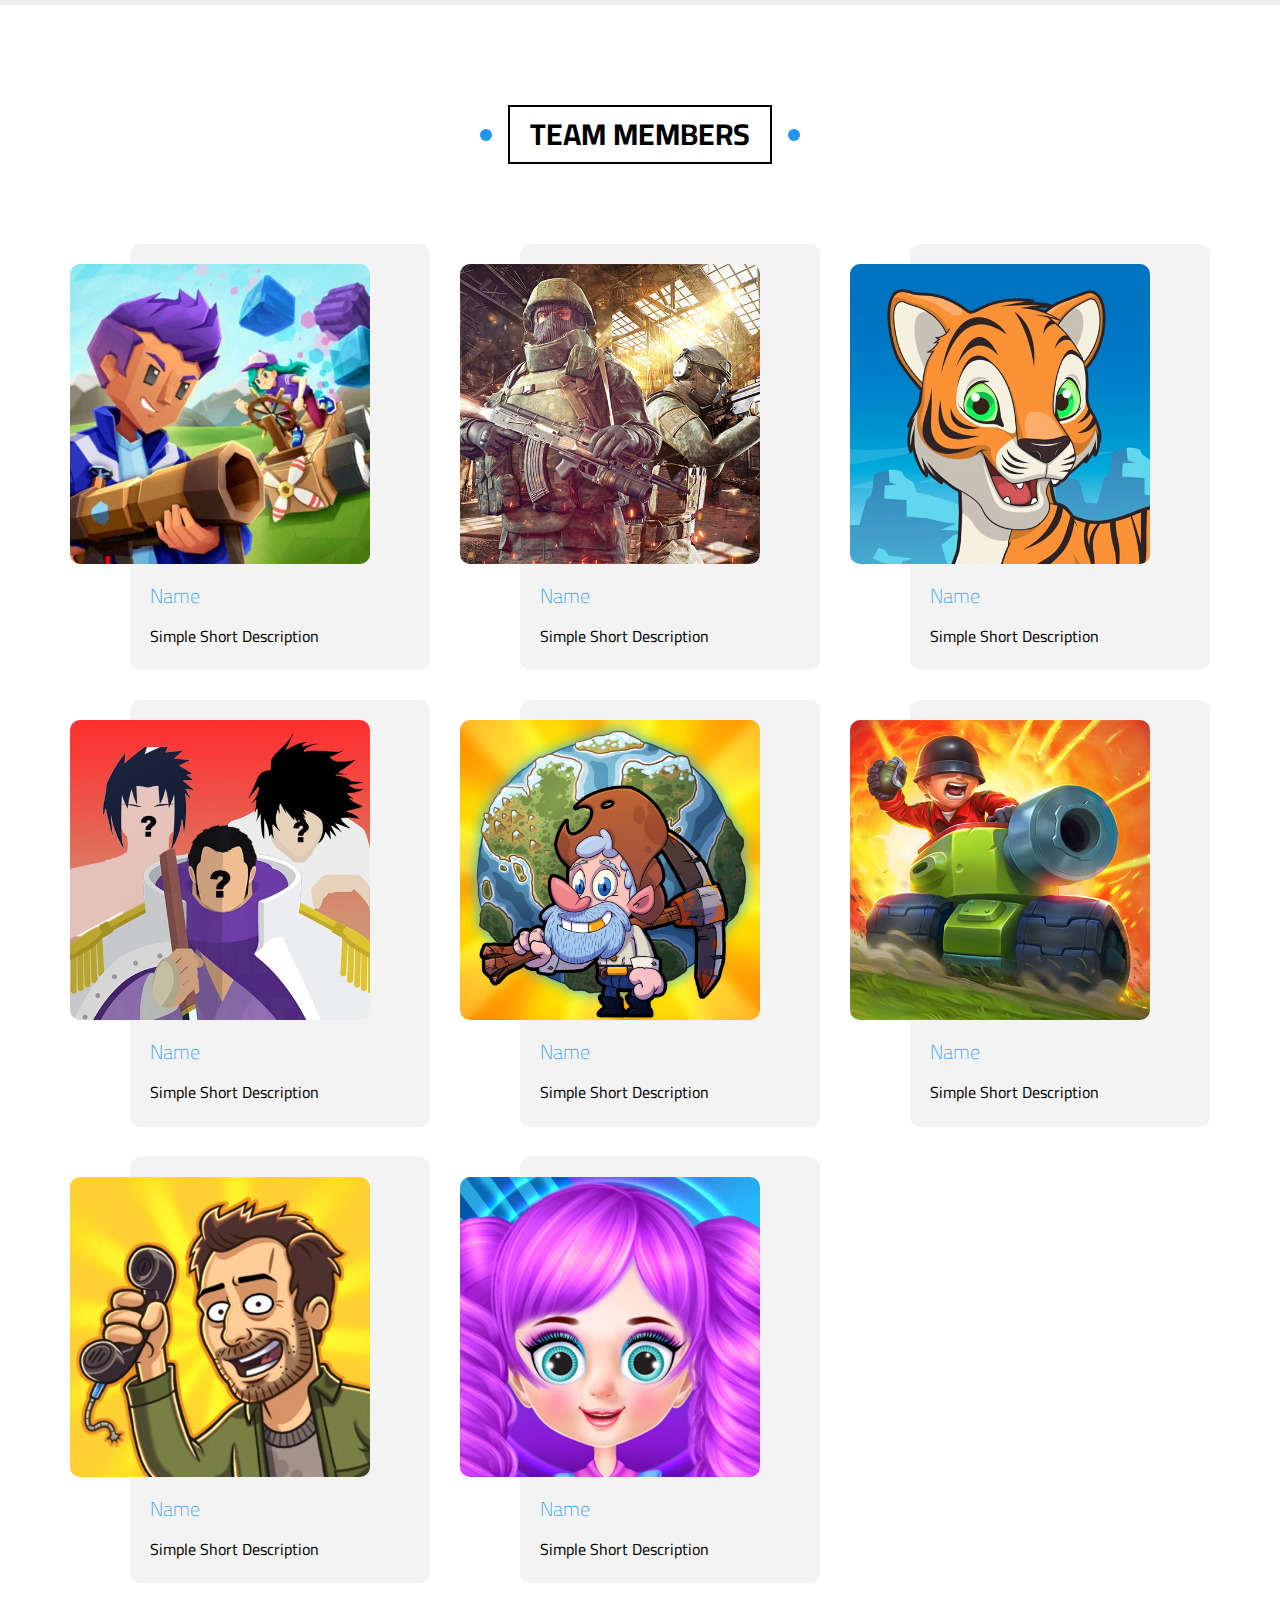
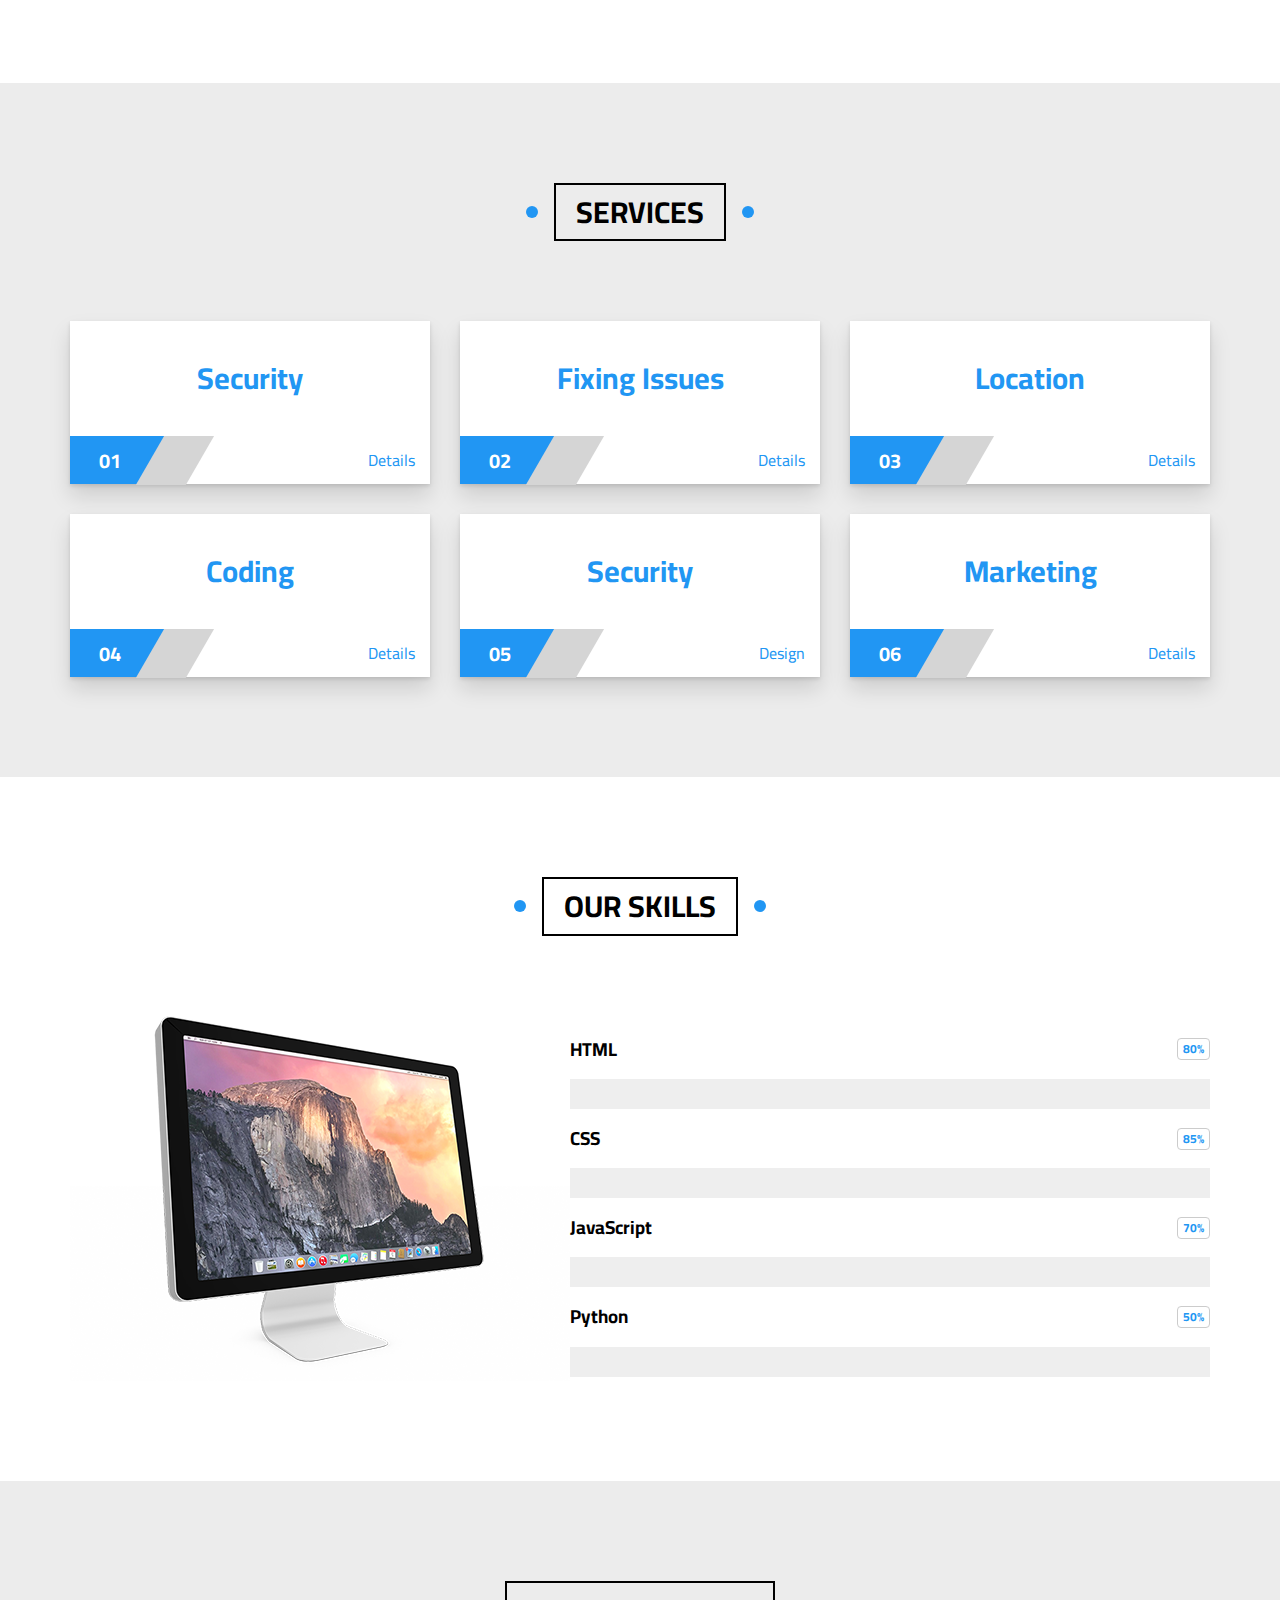
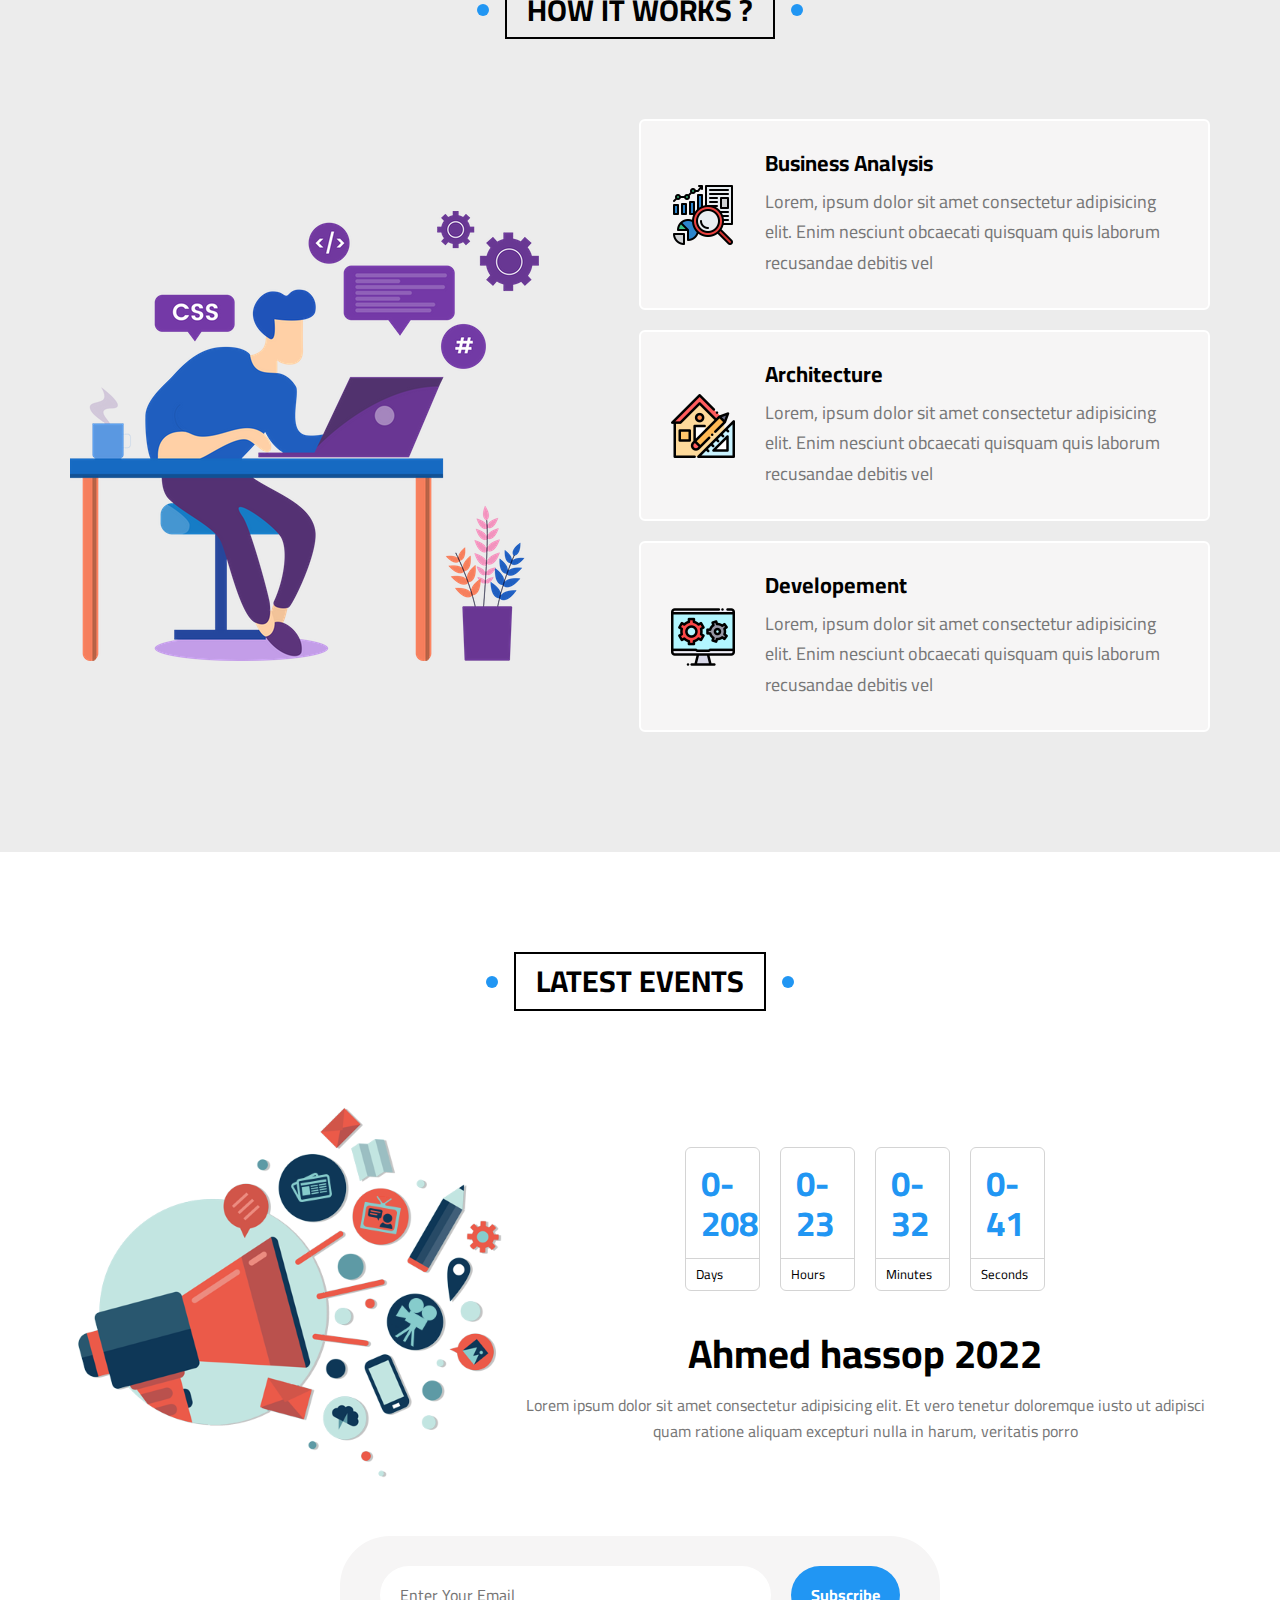
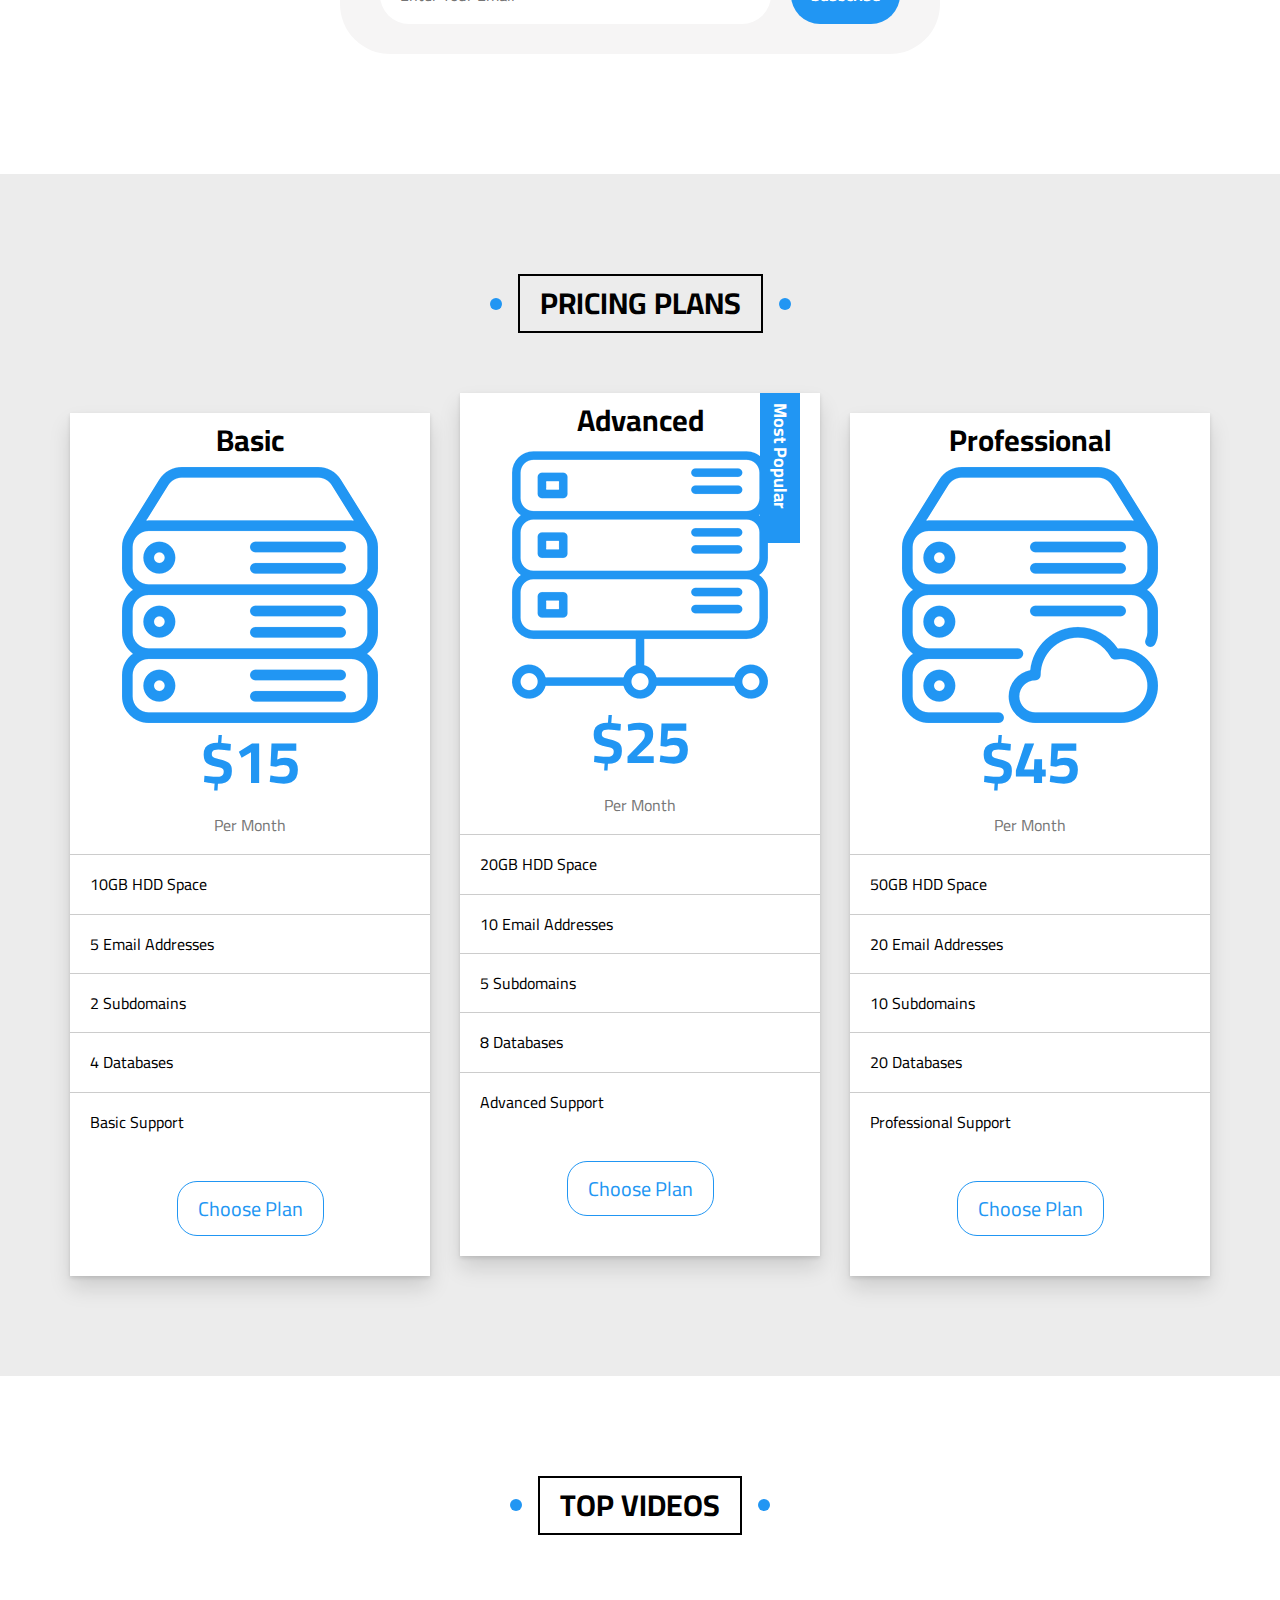
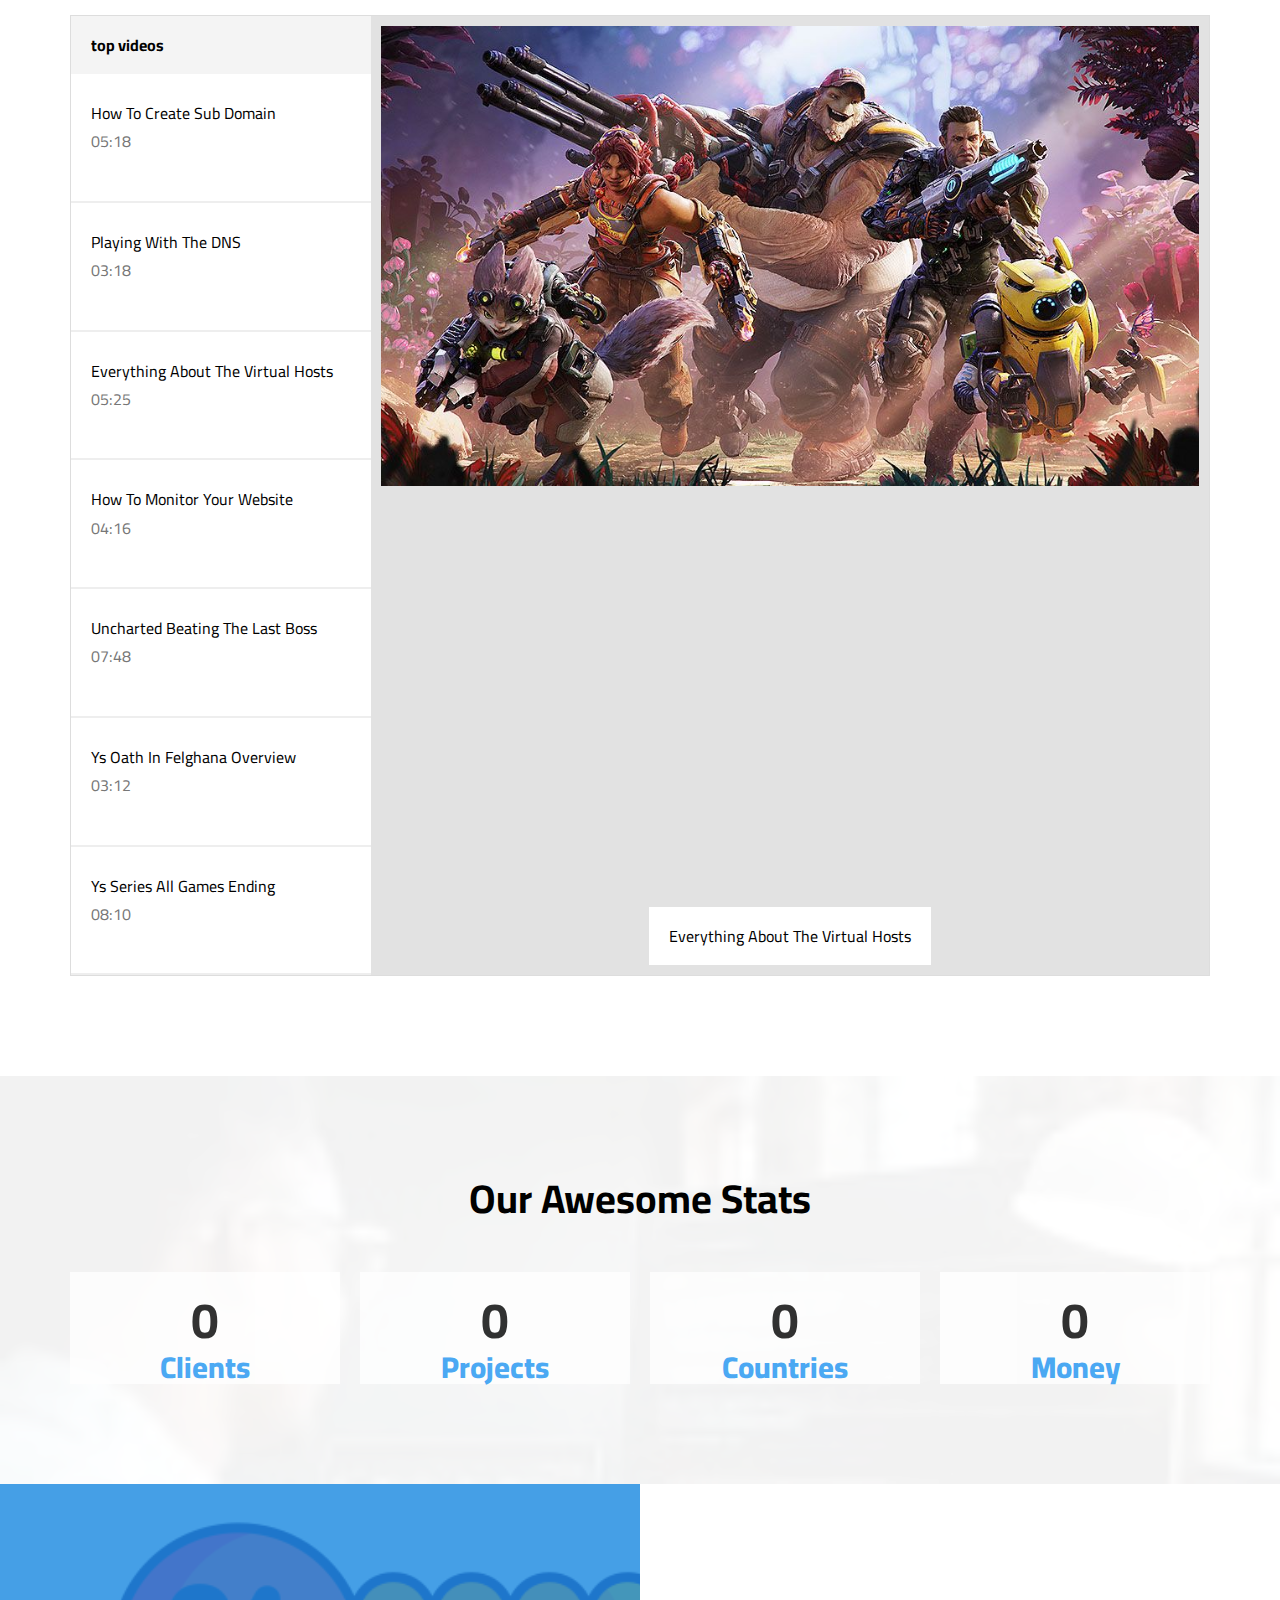
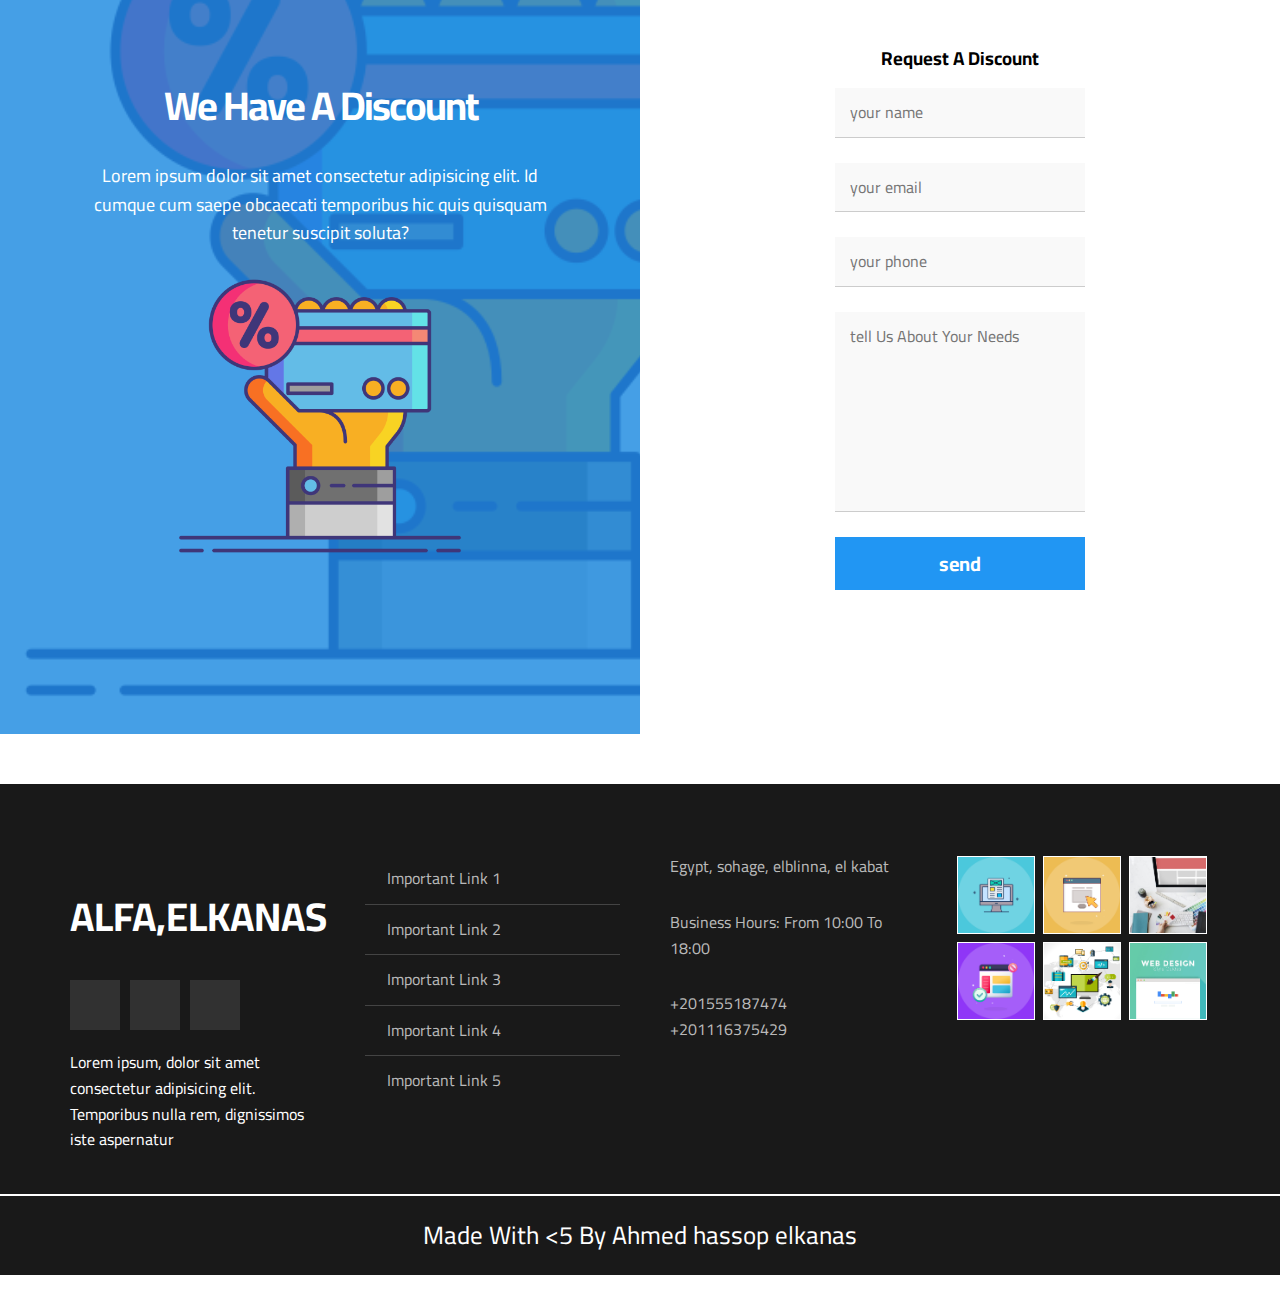
<file: Templet 5/index.html>
<!DOCTYPE html>
<html lang="en">
  <head>
    <meta charset="UTF-8" />
    <meta http-equiv="X-UA-Compatible" content="IE=edge" />
    <meta name="viewport" content="width=device-width, initial-scale=1.0" />
    <title>ahmed hassop</title>
    <!-- Font Awesome -->
    <link rel="stylesheet" href="https://cdnjs.cloudflare.com/ajax/libs/font-awesome/6.3.0/css/all.min.css" integrity="sha512-SzlrxWUlpfuzQ+pcUCosxcglQRNAq/DZjVsC0lE40xsADsfeQoEypE+enwcOiGjk/bSuGGKHEyjSoQ1zVisanQ==" crossorigin="anonymous" referrerpolicy="no-referrer" />
    <link rel="stylesheet" href="./css/normalize.css" />
    <link rel="stylesheet" href="./css/ahmed.css" />
    <!-- Google Fonts -->
    <link rel="preconnect" href="https://fonts.googleapis.com" />
    <link rel="preconnect" href="https://fonts.gstatic.com" crossorigin />
    <link href="https://fonts.googleapis.com/css2?family=Cairo:wght@300;400;700&#038;display=swap" rel="stylesheet" />
  </head>
<body>
    <!-- Start Header -->
    <div class="header" id="header">
      <div class="container">
        <a href="#" class="logo">ahmed hassop</a>
        <ul class="main-nav">
          <li><a href="#articles">Articles</a></li>
          <li><a href="#gallery">Gallery</a></li>
          <li><a href="#features">Features</a></li>
          <li>
            <a href="#">Other Links</a>
            <!--start megamuneu-->
            <div class="mega-menu">
              <div class="image">
                <img src="./imgs/megamenu1.png" alt="">
              </div>
              <ul class="links">
                <li>
                  <a href="#testimonials"><i class="far fa-comments fa-fw"></i> Testimonials</a>
                </li>
                <li>
                  <a href="#team"><i class="far fa-user fa-fw"></i> Team Members</a>
                </li>
                <li>
                  <a href="#services"><i class="far fa-building fa-fw"></i> Services</a>
                </li>
                <li>
                  <a href="#our-skills"><i class="far fa-check-circle fa-fw"></i> Our Skills</a>
                </li>
                <li>
                  <a href="#work-steps"><i class="far fa-clipboard fa-fw"></i> How It Works</a>
                </li>
              </ul>
              <ul class="links">
                <li>
                  <a href="#events"><i class="far fa-calendar-alt fa-fw"></i> Events</a>
                </li>
                <li>
                  <a href="#pricing"><i class="fas fa-server fa-fw"></i> Pricing Plans</a>
                </li>
                <li>
                  <a href="#video"><i class="far fa-play-circle fa-fw"></i> Top Videos</a>
                </li>
                <li>
                  <a href="#stats"><i class="far fa-chart-bar fa-fw"></i> Stats</a>
                </li>
                <li>
                  <a href="#discount"><i class="fas fa-percent fa-fw"></i> Request A Discount</a>
                </li>
              </ul>
            </div>
            <!--end megamuneu-->
        </ul>
      </div>
    </div>
    <!-- Start Header -->
    <!-- Start Landing -->
    <div class="landing">
      <div class="container">
        <div class="text">
          <h1>Welcome, To ahmed HASSOP World</h1>
          <p>Here Iam gonna share everything about my life. Books Iam reading, Games Iam Playing, Stories and Events</p>
        </div>
        <div class="image">
          <img src="./imgs/landing-image.png" alt="" />
        </div>
      </div>
      <a href="#articles" class="go-down">
        <i class="fa-sharp fa-solid fa-arrow-down"></i>
      </a>
    </div>
    <!-- End Landing -->
     <!-- Start Articles -->
     <div class="articles" id="articles">
      <h2 class="main-title">Articles</h2>
      <div class="container">
        <div class="box">
          <img src="imgs/cat-01.jpg" alt="" />
          <div class="content">
            <h3>Test Title</h3>
            <p>Lorem ipsum dolor sit amet consectetur, adipisicing elit. Reprehenderit</p>
          </div>
          <div class="info">
            <a href="">Read More</a>
            <i class="fas fa-long-arrow-alt-right"></i>
          </div>
        </div>
        <div class="box">
          <img src="imgs/cat-02.jpg" alt="" />
          <div class="content">
            <h3>Test Title</h3>
            <p>Lorem ipsum dolor sit amet consectetur, adipisicing elit. Reprehenderit</p>
          </div>
          <div class="info">
            <a href="">Read More</a>
            <i class="fas fa-long-arrow-alt-right"></i>
          </div>
        </div>
        <div class="box">
          <img src="imgs/cat-03.jpg" alt="" />
          <div class="content">
            <h3>Test Title</h3>
            <p>Lorem ipsum dolor sit amet consectetur, adipisicing elit. Reprehenderit</p>
          </div>
          <div class="info">
            <a href="">Read More</a>
            <i class="fas fa-long-arrow-alt-right"></i>
          </div>
        </div>
        <div class="box">
          <img src="imgs/cat-04.jpg" alt="" />
          <div class="content">
            <h3>Test Title</h3>
            <p>Lorem ipsum dolor sit amet consectetur, adipisicing elit. Reprehenderit</p>
          </div>
          <div class="info">
            <a href="">Read More</a>
            <i class="fas fa-long-arrow-alt-right"></i>
          </div>
        </div>
        <div class="box">
          <img src="imgs/cat-05.jpg" alt="" />
          <div class="content">
            <h3>Test Title</h3>
            <p>Lorem ipsum dolor sit amet consectetur, adipisicing elit. Reprehenderit</p>
          </div>
          <div class="info">
            <a href="">Read More</a>
            <i class="fas fa-long-arrow-alt-right"></i>
          </div>
        </div>
        <div class="box">
          <img src="imgs/cat-06.jpg" alt="" />
          <div class="content">
            <h3>Test Title</h3>
            <p>Lorem ipsum dolor sit amet consectetur, adipisicing elit. Reprehenderit</p>
          </div>
          <div class="info">
            <a href="">Read More</a>
            <i class="fas fa-long-arrow-alt-right"></i>
          </div>
        </div>
        <div class="box">
          <img src="imgs/cat-07.jpg" alt="" />
          <div class="content">
            <h3>Test Title</h3>
            <p>Lorem ipsum dolor sit amet consectetur, adipisicing elit. Reprehenderit</p>
          </div>
          <div class="info">
            <a href="">Read More</a>
            <i class="fas fa-long-arrow-alt-right"></i>
          </div>
        </div>
        <div class="box">
          <img src="imgs/cat-08.jpg" alt="" />
          <div class="content">
            <h3>Test Title</h3>
            <p>Lorem ipsum dolor sit amet consectetur, adipisicing elit. Reprehenderit</p>
          </div>
          <div class="info">
            <a href="">Read More</a>
            <i class="fas fa-long-arrow-alt-right"></i>
          </div>
        </div>
      </div>
    </div>
    <div class="spikes"></div>
      <!-- end Articles -->
      <!-- Start Gallery -->
      <div class="gallery" id="gallery">
        <h2 class="main-title">Gallery</h2>
        <div class="container">
          <div class="box">
            <div class="image">
              <img src="imgs/gallery-01.png" alt="" />
            </div>
          </div>
          <div class="box">
            <div class="image">
              <img src="imgs/gallery-02.png" alt="" />
            </div>
          </div>
          <div class="box">
            <div class="image">
              <img src="imgs/gallery-03.jpg" alt="" />
            </div>
          </div>
          <div class="box">
            <div class="image">
              <img src="imgs/gallery-04.png" alt="" />
            </div>
          </div>
          <div class="box">
            <div class="image">
              <img src="imgs/gallery-05.jpg" alt="" />
            </div>
          </div>
          <div class="box">
            <div class="image">
              <img src="imgs/gallery-06.png" alt="" />
            </div>
          </div>
        </div>
      </div>
<!-- end Gallery -->
 <!-- Start Features -->
 <div class="features" id="features">
  <h2 class="main-title">Features</h2>
  <div class="container">
    <div class="box quality">
      <div class="img-holder"><img src="imgs/features-01.jpg" alt="" /></div>
      <h2>Quality</h2>
      <p>Lorem ipsum dolor sit amet consectetur adipisicing elit. Odit harum hic veniam eligendi minima</p>
      <a href="#">More</a>
    </div>
    <div class="box time">
      <div class="img-holder"><img src="imgs/features-02.jpg" alt="" /></div>
      <h2>Time</h2>
      <p>Lorem ipsum dolor sit amet consectetur adipisicing elit. Odit harum hic veniam eligendi minima</p>
      <a href="#">More</a>
    </div>
    <div class="box passion">
      <div class="img-holder"><img src="imgs/features-03.jpg" alt="" /></div>
      <h2>Passion</h2>
      <p>Lorem ipsum dolor sit amet consectetur adipisicing elit. Odit harum hic veniam eligendi minima</p>
      <a href="#">More</a>
    </div>
  </div>
</div>
  <!-- end Features -->
   <!-- Start Testimonials -->
   <div class="testimonials" id="testimonials">
    <h2 class="main-title">Testimonials</h2>
    <div class="container">
      <div class="box">
        <img src="./imgs/avatar-01.png" alt="">
        <h3>ahmed hassop</h3>
        <span class="title">full stuck devoleber</span>
        <div class="rate">
          <i class="filled fas fa-star"></i>
          <i class="filled fas fa-star"></i>
          <i class="filled fas fa-star"></i>
          <i class="filled fas fa-star"></i>
          <i class="far fa-star"></i>
        </div>
        <p>Lorem, ipsum dolor sit amet consectetur adipisicing elit. Sit commodi voluptate, aperiam laudantium architecto molestias!</p>
      </div>
      <div class="box">
        <img src="./imgs/avatar-02.png" alt="">
        <h3>alfa elmasry</h3>
        <span class="title">full stuck devoleber</span>
        <div class="rate">
          <i class="filled fas fa-star"></i>
          <i class="filled fas fa-star"></i>
          <i class="filled fas fa-star"></i>
          <i class="filled fas fa-star"></i>
          <i class="far fa-star"></i>
        </div>
        <p>Lorem, ipsum dolor sit amet consectetur adipisicing elit. Sit commodi voluptate, aperiam laudantium architecto molestias!</p>
      </div>
      <div class="box">
        <img src="./imgs/avatar-03.png" alt="">
        <h3>qabous</h3>
        <span class="title">full stuck devoleber</span>
        <div class="rate">
          <i class="filled fas fa-star"></i>
          <i class="filled fas fa-star"></i>
          <i class="filled fas fa-star"></i>
          <i class="filled fas fa-star"></i>
          <i class="far fa-star"></i>
        </div>
        <p>Lorem, ipsum dolor sit amet consectetur adipisicing elit. Sit commodi voluptate, aperiam laudantium architecto molestias!</p>
      </div>
      <div class="box">
        <img src="./imgs/avatar-04.png" alt="">
        <h3>ahmed alfa</h3>
        <span class="title">full stuck devoleber</span>
        <div class="rate">
          <i class="filled fas fa-star"></i>
          <i class="filled fas fa-star"></i>
          <i class="filled fas fa-star"></i>
          <i class="filled fas fa-star"></i>
          <i class="far fa-star"></i>
        </div>
        <p>Lorem, ipsum dolor sit amet consectetur adipisicing elit. Sit commodi voluptate, aperiam laudantium architecto molestias!</p>
      </div>
      <div class="box">
        <img src="./imgs/avatar-05.png" alt="">
        <h3>ammar elkarrmdy</h3>
        <span class="title">full stuck devoleber</span>
        <div class="rate">
          <i class="filled fas fa-star"></i>
          <i class="filled fas fa-star"></i>
          <i class="filled fas fa-star"></i>
          <i class="filled fas fa-star"></i>
          <i class="far fa-star"></i>
        </div>
        <p>Lorem, ipsum dolor sit amet consectetur adipisicing elit. Sit commodi voluptate, aperiam laudantium architecto molestias!</p>
      </div>
      <div class="box">
        <img src="./imgs/avatar-06.png" alt="">
        <h3>alfa elkanas</h3>
        <span class="title">full stuck devoleber</span>
        <div class="rate">
          <i class="filled fas fa-star"></i>
          <i class="filled fas fa-star"></i>
          <i class="filled fas fa-star"></i>
          <i class="filled fas fa-star"></i>
          <i class="far fa-star"></i>
        </div>
        <p>Lorem, ipsum dolor sit amet consectetur adipisicing elit. Sit commodi voluptate, aperiam laudantium architecto molestias!</p>
      </div>
    </div>
    </div>
    <!-- end Testimonials -->
    <!-- Start Team -->
    <div class="team" id="team">
      <h2 class="main-title">Team Members</h2>
      <div class="container">
        <div class="box">
          <div class="data">
            <img src="imgs/team-01.jpg" alt="" />
            <div class="social">
              <a href="#">
                <i class="fab fa-facebook-f"></i>
              </a>
              <a href="#">
                <i class="fab fa-twitter"></i>
              </a>
              <a href="#">
                <i class="fab fa-linkedin-in"></i>
              </a>
              <a href="#">
                <i class="fab fa-youtube"></i>
              </a>
            </div>
          </div>
          <div class="info">
            <h3>Name</h3>
            <p>Simple Short Description</p>
          </div>
        </div>
        <div class="box">
          <div class="data">
            <img src="imgs/team-02.jpg" alt="" />
            <div class="social">
              <a href="#">
                <i class="fab fa-facebook-f"></i>
              </a>
              <a href="#">
                <i class="fab fa-twitter"></i>
              </a>
              <a href="#">
                <i class="fab fa-linkedin-in"></i>
              </a>
              <a href="#">
                <i class="fab fa-youtube"></i>
              </a>
            </div>
          </div>
          <div class="info">
            <h3>Name</h3>
            <p>Simple Short Description</p>
          </div>
        </div>
        <div class="box">
          <div class="data">
            <img src="imgs/team-03.jpg" alt="" />
            <div class="social">
              <a href="#">
                <i class="fab fa-facebook-f"></i>
              </a>
              <a href="#">
                <i class="fab fa-twitter"></i>
              </a>
              <a href="#">
                <i class="fab fa-linkedin-in"></i>
              </a>
              <a href="#">
                <i class="fab fa-youtube"></i>
              </a>
            </div>
          </div>
          <div class="info">
            <h3>Name</h3>
            <p>Simple Short Description</p>
          </div>
        </div>
        <div class="box">
          <div class="data">
            <img src="imgs/team-04.jpg" alt="" />
            <div class="social">
              <a href="#">
                <i class="fab fa-facebook-f"></i>
              </a>
              <a href="#">
                <i class="fab fa-twitter"></i>
              </a>
              <a href="#">
                <i class="fab fa-linkedin-in"></i>
              </a>
              <a href="#">
                <i class="fab fa-youtube"></i>
              </a>
            </div>
          </div>
          <div class="info">
            <h3>Name</h3>
            <p>Simple Short Description</p>
          </div>
        </div>
        <div class="box">
          <div class="data">
            <img src="imgs/team-05.png" alt="" />
            <div class="social">
              <a href="#">
                <i class="fab fa-facebook-f"></i>
              </a>
              <a href="#">
                <i class="fab fa-twitter"></i>
              </a>
              <a href="#">
                <i class="fab fa-linkedin-in"></i>
              </a>
              <a href="#">
                <i class="fab fa-youtube"></i>
              </a>
            </div>
          </div>
          <div class="info">
            <h3>Name</h3>
            <p>Simple Short Description</p>
          </div>
        </div>
        <div class="box">
          <div class="data">
            <img src="imgs/team-06.png" alt="" />
            <div class="social">
              <a href="#">
                <i class="fab fa-facebook-f"></i>
              </a>
              <a href="#">
                <i class="fab fa-twitter"></i>
              </a>
              <a href="#">
                <i class="fab fa-linkedin-in"></i>
              </a>
              <a href="#">
                <i class="fab fa-youtube"></i>
              </a>
            </div>
          </div>
          <div class="info">
            <h3>Name</h3>
            <p>Simple Short Description</p>
          </div>
        </div>
        <div class="box">
          <div class="data">
            <img src="imgs/team-07.jpg" alt="" />
            <div class="social">
              <a href="#">
                <i class="fab fa-facebook-f"></i>
              </a>
              <a href="#">
                <i class="fab fa-twitter"></i>
              </a>
              <a href="#">
                <i class="fab fa-linkedin-in"></i>
              </a>
              <a href="#">
                <i class="fab fa-youtube"></i>
              </a>
            </div>
          </div>
          <div class="info">
            <h3>Name</h3>
            <p>Simple Short Description</p>
          </div>
        </div>
        <div class="box">
          <div class="data">
            <img src="imgs/team-08.jpg" alt="" />
            <div class="social">
              <a href="#">
                <i class="fab fa-facebook-f"></i>
              </a>
              <a href="#">
                <i class="fab fa-twitter"></i>
              </a>
              <a href="#">
                <i class="fab fa-linkedin-in"></i>
              </a>
              <a href="#">
                <i class="fab fa-youtube"></i>
              </a>
            </div>
          </div>
          <div class="info">
            <h3>Name</h3>
            <p>Simple Short Description</p>
          </div>
        </div>
      </div>
    </div>
    <div class="spikes"></div>
    <!-- end Team -->
    <!-- Start Services -->
    <div class="services" id="services">
      <h2 class="main-title">Services</h2>
      <div class="container">
        <div class="box">
          <i class="fas fa-user-shield fa-4x"></i>
          <h3>Security</h3>
          <div class="info">
            <a href="#">Details</a>
          </div>
        </div>
        <div class="box">
          <i class="fas fa-tools fa-4x"></i>
          <h3>Fixing Issues</h3>
          <div class="info">
            <a href="#">Details</a>
          </div>
        </div>
        <div class="box">
          <i class="fas fa-map-marked-alt fa-4x"></i>
          <h3>Location</h3>
          <div class="info">
            <a href="#">Details</a>
          </div>
        </div>
        <div class="box">
          <i class="fas fa-laptop-code fa-4x"></i>
          <h3>Coding</h3>
          <div class="info">
            <a href="#">Details</a>
          </div>
        </div>
        <div class="box">
          <i class="fas fa-palette fa-4x"></i>
          <h3>Security</h3>
          <div class="info">
            <a href="#">Design</a>
          </div>
        </div>
        <div class="box">
          <i class="fas fa-bullhorn fa-4x"></i>
          <h3>Marketing</h3>
          <div class="info">
            <a href="#">Details</a>
          </div>
        </div>
      </div>
    </div>
    <!-- end Services -->
    <!-- Start Skills -->
    <div class="our-skills" id="our-skills">
      <h2 class="main-title">Our Skills</h2>
      <div class="container">
        <img src="imgs/skills.png" alt="" />
        <div class="skills">
          <div class="skill">
            <h3>HTML <span>80%</span></h3>
            <div class="the-progress">
              <span style="width:0;" data-width="80%"></span>
            </div>
          </div>
          <div class="skill">
            <h3>CSS <span>85%</span></h3>
            <div class="the-progress">
              <span style="width:0;" data-width="85%"></span>
            </div>
          </div>
          <div class="skill">
            <h3>JavaScript <span>70%</span></h3>
            <div class="the-progress">
              <span style="width:0;" data-width="70%"></span>
            </div>
          </div>
          <div class="skill">
            <h3>Python <span>50%</span></h3>
            <div class="the-progress">
              <span style="width:0;" data-width="50%"></span>
            </div>
          </div>
        </div>
      </div>
    </div>
    <!-- end Skills -->
    <!-- Start Work Steps -->
    <div class="work-steps" id="work-steps">
      <h2 class="main-title">How It Works ?</h2>
      <div class="container">
        <img src="imgs/work-steps.png" alt="" class="image" />
        <div class="info">
          <div class="box">
            <img src="imgs/work-steps-1.png" alt="" />
            <div class="text">
              <h3>Business Analysis</h3>
              <p>
                Lorem, ipsum dolor sit amet consectetur adipisicing elit. Enim nesciunt obcaecati quisquam quis laborum
                recusandae debitis vel
              </p>
            </div>
          </div>
          <div class="box">
            <img src="imgs/work-steps-2.png" alt="" />
            <div class="text">
              <h3>Architecture</h3>
              <p>
                Lorem, ipsum dolor sit amet consectetur adipisicing elit. Enim nesciunt obcaecati quisquam quis laborum
                recusandae debitis vel
              </p>
            </div>
          </div>
          <div class="box">
            <img src="imgs/work-steps-3.png" alt="" />
            <div class="text">
              <h3>Developement</h3>
              <p>
                Lorem, ipsum dolor sit amet consectetur adipisicing elit. Enim nesciunt obcaecati quisquam quis laborum
                recusandae debitis vel
              </p>
            </div>
          </div>
        </div>
      </div>
    </div>
    <!-- end Work Steps -->
    <!-- Start Events -->
    <div class="events" id="events">
      <h2 class="main-title">Latest Events</h2>
      <div class="container">
        <img src="imgs/events.png" alt="" />
        <div class="info">
          <div class="time">
            <div class="unit days">
              <span></span>
              <span>Days</span>
            </div>
            <div class="unit hours">
              <span>08</span>
              <span>Hours</span>
            </div>
            <div class="unit minutes">
              <span>45</span>
              <span>Minutes</span>
            </div>
            <div class="unit seconds">
              <span>55</span>
              <span>Seconds</span>
            </div>
          </div>
          <h2 class="title">Ahmed hassop 2022</h2>
          <p class="description">
            Lorem ipsum dolor sit amet consectetur adipisicing elit. Et vero tenetur doloremque iusto ut adipisci quam
            ratione aliquam excepturi nulla in harum, veritatis porro
          </p>
        </div>
        <div class="subscribe">
          <form action="">
            <input type="email" placeholder="Enter Your Email" />
            <input type="submit" value="Subscribe" />
          </form>
        </div>
      </div>
    </div>
    <!-- end Events -->
     <!-- Start Pricing -->
     <div class="pricing" id="pricing">
      <div class="dots dots-up"></div>
      <div class="dots dots-down"></div>
      <h2 class="main-title">Pricing Plans</h2>
      <div class="container">
        <div class="box">
          <div class="title">Basic</div>
          <img src="imgs/hosting-basic.png" alt="" />
          <div class="price">
            <span class="amount">$15</span>
            <span class="time">Per Month</span>
          </div>
          <ul>
            <li>10GB HDD Space</li>
            <li>5 Email Addresses</li>
            <li>2 Subdomains</li>
            <li>4 Databases</li>
            <li>Basic Support</li>
          </ul>
          <a href="#">Choose Plan</a>
        </div>
        <div class="box popular">
          <div class="label">Most Popular</div>
          <div class="title">Advanced</div>
          <img src="imgs/hosting-advanced.png" alt="" />
          <div class="price">
            <span class="amount">$25</span>
            <span class="time">Per Month</span>
          </div>
          <ul>
            <li>20GB HDD Space</li>
            <li>10 Email Addresses</li>
            <li>5 Subdomains</li>
            <li>8 Databases</li>
            <li>Advanced Support</li>
          </ul>
          <a href="#">Choose Plan</a>
        </div>
        <div class="box">
          <div class="title">Professional</div>
          <img src="imgs/hosting-professional.png" alt="" />
          <div class="price">
            <span class="amount">$45</span>
            <span class="time">Per Month</span>
          </div>
          <ul>
            <li>50GB HDD Space</li>
            <li>20 Email Addresses</li>
            <li>10 Subdomains</li>
            <li>20 Databases</li>
            <li>Professional Support</li>
          </ul>
          <a href="#">Choose Plan</a>
        </div>
      </div>
    </div>
      <!-- end Pricing -->
       <!-- Start Videos -->
       <div class="videos" id="videos">
        <h2 class="main-title">Top Videos</h2>
        <div class="container">
          <div class="holder">
            <div class="list">
              <div class="name">
                top videos
                <i class="fas fa-random"></i>
              </div>
              <ul>
                <li>How To Create Sub Domain<span>05:18</span></li>
                <li>Playing With The DNS <span>03:18</span></li>
                <li>Everything About The Virtual Hosts <span>05:25</span></li>
                <li>How To Monitor Your Website <span>04:16</span></li>
                <li>Uncharted Beating The Last Boss <span>07:48</span></li>
                <li>Ys Oath In Felghana Overview <span>03:12</span></li>
                <li>Ys Series All Games Ending <span>08:10</span></li>
              </ul>
            </div>
            <div class="preview">
              <img src="./imgs/video-preview.jpg" alt="">
              <div class="info">Everything About The Virtual Hosts</div>
            </div>
          </div>
        </div>
        </div>
        <!-- end Videos -->
         <!-- Start Stats -->
    <div class="stats" id="stats">
      <h2>Our Awesome Stats</h2>
      <div class="container">
        <div class="box">
          <i class="far fa-user fa-2x fa-fw"></i>
          <span class="number" data-num="300">0</span>
          <span class="text">Clients</span>
        </div>
        <div class="box">
          <i class="fas fa-code fa-2x fa-fw"></i>
          <span class="number" data-num="400">0</span>
          <span class="text">Projects</span>
        </div>
        <div class="box">
          <i class="fas fa-globe-asia fa-2x fa-fw"></i>
          <span class="number" data-num="12">0</span>
          <span class="text">Countries</span>
        </div>
        <div class="box">
          <i class="far fa-money-bill-alt fa-2x fa-fw"></i>
          <span class="number" data-num="500">0</span>
          <span class="text">Money</span>
        </div>
      </div>
    </div>
    <!-- End Stats -->
    <!-- Start Discount -->
    <div class="discount" id="discount">
      <div class="image">
        <div class="content">
          <h2>We Have A Discount</h2>
          <p>Lorem ipsum dolor sit amet consectetur adipisicing elit. Id cumque cum saepe obcaecati temporibus hic quis quisquam tenetur suscipit soluta?</p>
          <img src="./imgs/discount.png" alt="">

        </div>
      </div>
      <div class="form">
        <div class="content">
          <h3>Request A Discount</h3>
          <form action="">
            <input class="input" type="text" placeholder="your name" name="name" required>
            <input class="input" type="email" placeholder="your email" name="mail"required>
            <input class="input" type="text" placeholder="your phone" name="mobile"required>
            <textarea class="input" placeholder="tell Us About Your Needs" name="message" ></textarea>
            <input type="submit" value="send"required>
          </form>
        </div>
      </div>
      </div>
    <!-- end Discount -->
    <!-- Start Footer -->
    <div class="footer">
      <div class="container">
        <div class="box">
          <h3>alfa,elkanas</h3>
          <ul class="social">
            <li>
              <a href="#" class="facebook">
                <i class="fab fa-facebook-f"></i>
              </a>
            </li>
            <li>
              <a href="#" class="twitter">
                <i class="fab fa-twitter"></i>
              </a>
            </li>
            <li>
              <a href="#" class="youtube">
                <i class="fab fa-youtube"></i>
              </a>
            </li>
          </ul>
          <p class="text">
            Lorem ipsum, dolor sit amet consectetur adipisicing elit. Temporibus nulla rem, dignissimos iste aspernatur
          </p>
        </div>
        <div class="box">
          <ul class="links">
            <li><a href="#">Important Link 1</a></li>
            <li><a href="#">Important Link 2</a></li>
            <li><a href="#">Important Link 3</a></li>
            <li><a href="#">Important Link 4</a></li>
            <li><a href="#">Important Link 5</a></li>
          </ul>
        </div>
        <div class="box">
          <div class="line">
            <i class="fas fa-map-marker-alt fa-fw"></i>
            <div class="info">Egypt, sohage,  elblinna, el kabat </div>
          </div>
          <div class="line">
            <i class="far fa-clock fa-fw"></i>
            <div class="info">Business Hours: From 10:00 To 18:00</div>
          </div>
          <div class="line">
            <i class="fas fa-phone-volume fa-fw"></i>
            <div class="info">
              <span>+201555187474</span>
              <span>+201116375429</span>
            </div>
          </div>
        </div>
        <div class="box footer-gallery">
          <img src="imgs/gallery-01.png" alt="" />
          <img src="imgs/gallery-02.png" alt="" />
          <img src="imgs/gallery-03.jpg" alt="" />
          <img src="imgs/gallery-04.png" alt="" />
          <img src="imgs/gallery-05.jpg" alt="" />
          <img src="imgs/gallery-06.png" alt="" />
        </div>
      </div>
      <p class="copyright">Made With &lt;5 By Ahmed hassop elkanas </p>
    </div>
    <!-- end Footer -->
    <script src="./JS/script.js"></script>
</body>
</html>
</file>
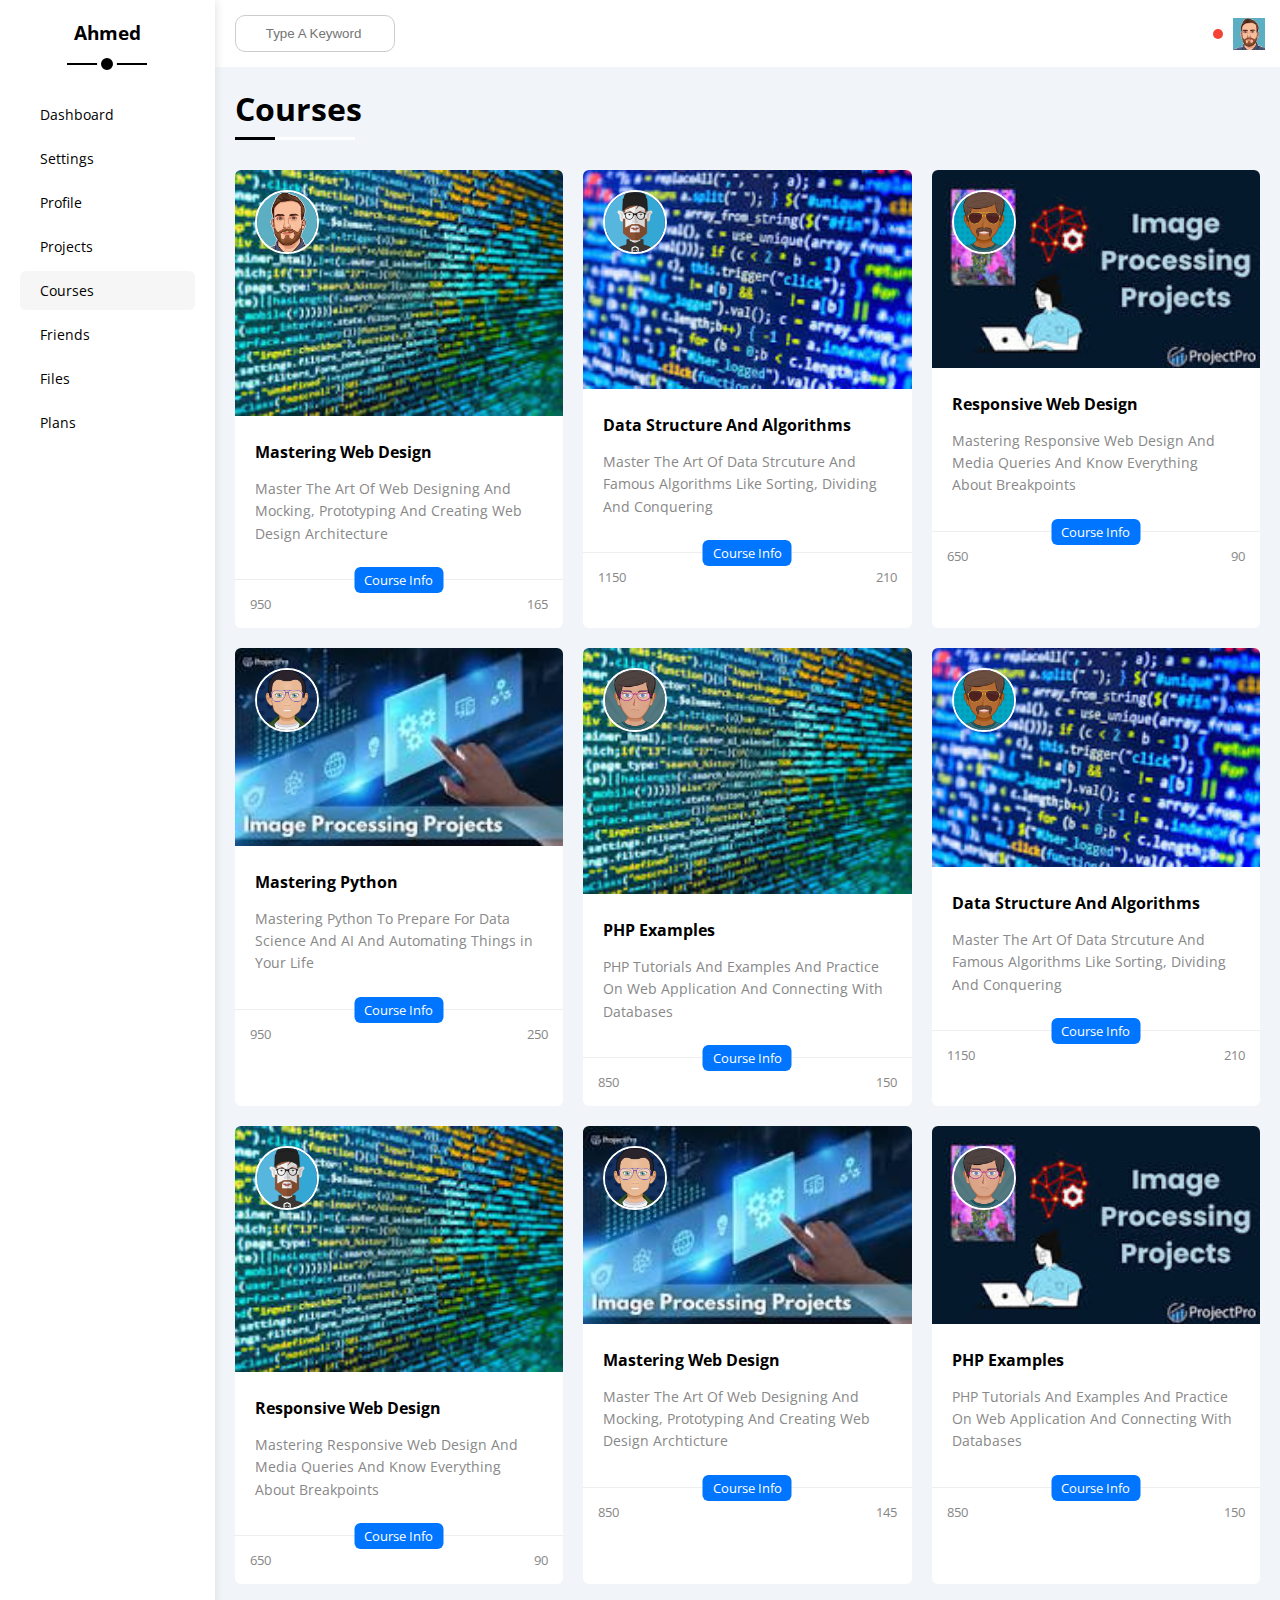
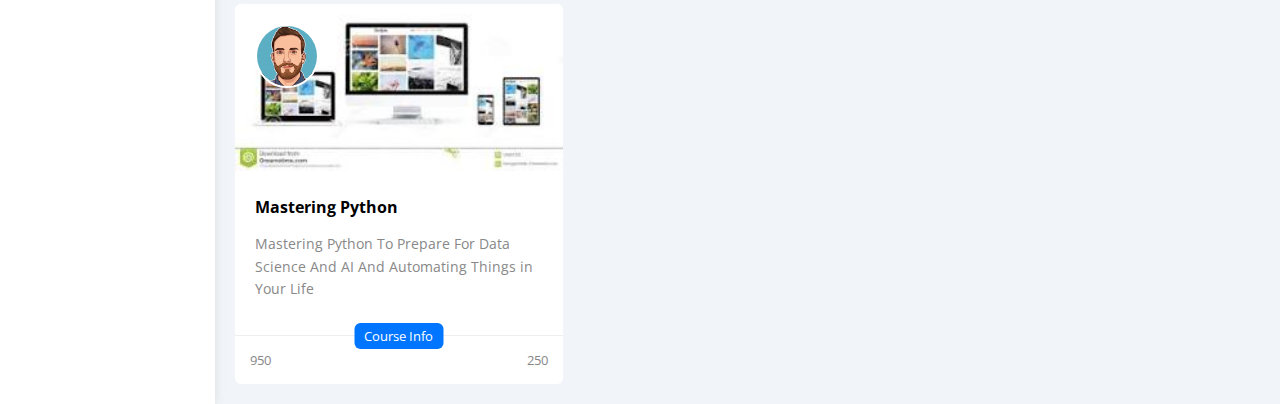
<file: Templet-6/courses.html>
<!DOCTYPE html>
<html lang="en">
    <head>
        <meta charset="UTF-8" />
        <meta http-equiv="X-UA-Compatible" content="IE=edge" />
        <meta name="viewport" content="width=device-width, initial-scale=1.0" />
        <title>Dashboard</title>
        <link rel="stylesheet" href="https://cdnjs.cloudflare.com/ajax/libs/font-awesome/6.3.0/css/all.min.css" integrity="sha512-SzlrxWUlpfuzQ+pcUCosxcglQRNAq/DZjVsC0lE40xsADsfeQoEypE+enwcOiGjk/bSuGGKHEyjSoQ1zVisanQ==" crossorigin="anonymous" referrerpolicy="no-referrer" />
        <link rel="stylesheet" href="./css/framework.css" />
        <link rel="stylesheet" href="./css/master.css" />
        <link rel="preconnect" href="https://fonts.googleapis.com" />
        <link rel="preconnect" href="https://fonts.gstatic.com" crossorigin />
        <link href="https://fonts.googleapis.com/css2?family=Open+Sans:wght@300;500&#038;display=swap" rel="stylesheet" />
      </head>
  <body>
    <div class="page d-flex">
      <div class="sidebar bg-white p-20 p-relative">
        <h3 class="p-relative txt-c mt-0">Ahmed</h3>
        <ul>
          <li>
            <a class="d-flex align-center fs-14 c-black rad-6 p-10" href="index.html">
              <i class="fa-regular fa-chart-bar fa-fw"></i>
              <span>Dashboard</span>
            </a>
          </li>
          <li>
            <a class="d-flex align-center fs-14 c-black rad-6 p-10" href="settings.html">
              <i class="fa-solid fa-gear fa-fw"></i>
              <span>Settings</span>
            </a>
          </li>
          <li>
            <a class="d-flex align-center fs-14 c-black rad-6 p-10" href="profile.html">
              <i class="fa-regular fa-user fa-fw"></i>
              <span>Profile</span>
            </a>
          </li>
          <li>
            <a class="d-flex align-center fs-14 c-black rad-6 p-10" href="projects.html">
              <i class="fa-solid fa-diagram-project fa-fw"></i>
              <span>Projects</span>
            </a>
          </li>
          <li>
            <a class="active d-flex align-center fs-14 c-black rad-6 p-10" href="courses.html">
              <i class="fa-solid fa-graduation-cap fa-fw"></i>
              <span>Courses</span>
            </a>
          </li>
          <li>
            <a class="d-flex align-center fs-14 c-black rad-6 p-10" href="friends.html">
              <i class="fa-regular fa-circle-user fa-fw"></i>
              <span>Friends</span>
            </a>
          </li>
          <li>
            <a class="d-flex align-center fs-14 c-black rad-6 p-10" href="files.html">
              <i class="fa-regular fa-file fa-fw"></i>
              <span>Files</span>
            </a>
          </li>
          <li>
            <a class="d-flex align-center fs-14 c-black rad-6 p-10" href="plans.html">
              <i class="fa-regular fa-credit-card fa-fw"></i>
              <span>Plans</span>
            </a>
          </li>
        </ul>
      </div>
      <div class="content w-full">
        <!-- Start Head -->
        <div class="head bg-white p-15 between-flex">
          <div class="search p-relative">
            <input class="p-10" type="search" placeholder="Type A Keyword" />
          </div>
          <div class="icons d-flex align-center">
            <span class="notification p-relative">
              <i class="fa-regular fa-bell fa-lg"></i>
            </span>
            <img src="./imgs/avatar-05.png" alt="" />
          </div>
        </div>
        <!-- End Head -->
        <h1 class="p-relative">Courses</h1>
        <div class="courses-page d-grid m-20 gap-20">
          <div class="course bg-white rad-6 p-relative">
            <img class="cover" src="./imgs/background1.jpg" alt="" />
            <img class="instructor" src="./imgs/avatar-05.png" alt="" />
            <div class="p-20">
              <h4 class="m-0">Mastering Web Design</h4>
              <p class="description c-grey mt-15 fs-14">
                Master The Art Of Web Designing And Mocking, Prototyping And Creating Web Design Architecture
              </p>
            </div>
            <div class="info p-15 p-relative between-flex">
              <span class="title bg-blue c-white btn-shape">Course Info</span>
              <span class="c-grey">
                <i class="fa-regular fa-user"></i>
                950
              </span>
              <span class="c-grey">
                <i class="fa-solid fa-dollar-sign"></i>
                165
              </span>
            </div>
          </div>
          <div class="course bg-white rad-6 p-relative">
            <img class="cover" src="./imgs/background2.jpg" alt="" />
            <img class="instructor" src="./imgs/avatar-01.png" alt="" />
            <div class="p-20">
              <h4 class="m-0">Data Structure And Algorithms</h4>
              <p class="description c-grey mt-15 fs-14">
                Master The Art Of Data Strcuture And Famous Algorithms Like Sorting, Dividing And Conquering
              </p>
            </div>
            <div class="info p-15 p-relative between-flex">
              <span class="title bg-blue c-white btn-shape">Course Info</span>
              <span class="c-grey"> <i class="fa-regular fa-user"></i> 1150</span>
              <span class="c-grey"><i class="fa-solid fa-dollar-sign"></i> 210</span>
            </div>
          </div>
          <div class="course bg-white rad-6 p-relative">
            <img class="cover" src="./imgs/features-02.jpg" alt="" />
            <img class="instructor" src="./imgs/avatar-02.png" alt="" />
            <div class="p-20">
              <h4 class="m-0">Responsive Web Design</h4>
              <p class="description c-grey mt-15 fs-14">
                Mastering Responsive Web Design And Media Queries And Know Everything About Breakpoints
              </p>
            </div>
            <div class="info p-15 p-relative between-flex">
              <span class="title bg-blue c-white btn-shape">Course Info</span>
              <span class="c-grey"> <i class="fa-regular fa-user"></i> 650</span>
              <span class="c-grey"><i class="fa-solid fa-dollar-sign"></i> 90</span>
            </div>
          </div>
          <div class="course bg-white rad-6 p-relative">
            <img class="cover" src="./imgs/features-03.jpg" alt="" />
            <img class="instructor" src="./imgs/avatar-03.png" alt="" />
            <div class="p-20">
              <h4 class="m-0">Mastering Python</h4>
              <p class="description c-grey mt-15 fs-14">
                Mastering Python To Prepare For Data Science And AI And Automating Things in Your Life
              </p>
            </div>
            <div class="info p-15 p-relative between-flex">
              <span class="title bg-blue c-white btn-shape">Course Info</span>
              <span class="c-grey"> <i class="fa-regular fa-user"></i> 950</span>
              <span class="c-grey"><i class="fa-solid fa-dollar-sign"></i> 250</span>
            </div>
          </div>
          <div class="course bg-white rad-6 p-relative">
            <img class="cover" src="./imgs/background1.jpg" alt="" />
            <img class="instructor" src="./imgs/avatar-04.png" alt="" />
            <div class="p-20">
              <h4 class="m-0">PHP Examples</h4>
              <p class="description c-grey mt-15 fs-14">
                PHP Tutorials And Examples And Practice On Web Application And Connecting With Databases
              </p>
            </div>
            <div class="info p-15 p-relative between-flex">
              <span class="title bg-blue c-white btn-shape">Course Info</span>
              <span class="c-grey"> <i class="fa-regular fa-user"></i> 850</span>
              <span class="c-grey"><i class="fa-solid fa-dollar-sign"></i> 150</span>
            </div>
          </div>
          <div class="course bg-white rad-6 p-relative">
            <img class="cover" src="./imgs/background2.jpg" alt="" />
            <img class="instructor" src="./imgs/avatar-02.png" alt="" />
            <div class="p-20">
              <h4 class="m-0">Data Structure And Algorithms</h4>
              <p class="description c-grey mt-15 fs-14">
                Master The Art Of Data Strcuture And Famous Algorithms Like Sorting, Dividing And Conquering
              </p>
            </div>
            <div class="info p-15 p-relative between-flex">
              <span class="title bg-blue c-white btn-shape">Course Info</span>
              <span class="c-grey"> <i class="fa-regular fa-user"></i> 1150</span>
              <span class="c-grey"><i class="fa-solid fa-dollar-sign"></i> 210</span>
            </div>
          </div>
          <div class="course bg-white rad-6 p-relative">
            <img class="cover" src="./imgs/background1.jpg" alt="" />
            <img class="instructor" src="./imgs/avatar-01.png" alt="" /> 
            <div class="p-20">
              <h4 class="m-0">Responsive Web Design</h4>
              <p class="description c-grey mt-15 fs-14">
                Mastering Responsive Web Design And Media Queries And Know Everything About Breakpoints
              </p>
            </div>
            <div class="info p-15 p-relative between-flex">
              <span class="title bg-blue c-white btn-shape">Course Info</span>
              <span class="c-grey"> <i class="fa-regular fa-user"></i> 650</span>
              <span class="c-grey"><i class="fa-solid fa-dollar-sign"></i> 90</span>
            </div>
          </div>
          <div class="course bg-white rad-6 p-relative">
            <img class="cover" src="./imgs/features-03.jpg" alt="" />
            <img class="instructor" src="./imgs/avatar-03.png" alt="" />
            <div class="p-20">
              <h4 class="m-0">Mastering Web Design</h4>
              <p class="description c-grey mt-15 fs-14">
                Master The Art Of Web Designing And Mocking, Prototyping And Creating Web Design Archticture
              </p>
            </div>
            <div class="info p-15 p-relative between-flex">
              <span class="title bg-blue c-white btn-shape">Course Info</span>
              <span class="c-grey"> <i class="fa-regular fa-user"></i> 850</span>
              <span class="c-grey"><i class="fa-solid fa-dollar-sign"></i> 145</span>
            </div>
          </div>
          <div class="course bg-white rad-6 p-relative">
            <img class="cover" src="./imgs/features-02.jpg" alt="" />
            <img class="instructor" src="./imgs/avatar-04.png" alt="" />
            <div class="p-20">
              <h4 class="m-0">PHP Examples</h4>
              <p class="description c-grey mt-15 fs-14">
                PHP Tutorials And Examples And Practice On Web Application And Connecting With Databases
              </p>
            </div>
            <div class="info p-15 p-relative between-flex">
              <span class="title bg-blue c-white btn-shape">Course Info</span>
              <span class="c-grey"> <i class="fa-regular fa-user"></i> 850</span>
              <span class="c-grey"><i class="fa-solid fa-dollar-sign"></i> 150</span>
            </div>
          </div>
          <div class="course bg-white rad-6 p-relative">
            <img class="cover" src="./imgs/features-01.jpg" alt="" />
            <img class="instructor" src="./imgs/avatar-05.png" alt="" />
            <div class="p-20">
              <h4 class="m-0">Mastering Python</h4>
              <p class="description c-grey mt-15 fs-14">
                Mastering Python To Prepare For Data Science And AI And Automating Things in Your Life
              </p>
            </div>
            <div class="info p-15 p-relative between-flex">
              <span class="title bg-blue c-white btn-shape">Course Info</span>
              <span class="c-grey"> <i class="fa-regular fa-user"></i> 950</span>
              <span class="c-grey"><i class="fa-solid fa-dollar-sign"></i> 250</span>
            </div>
          </div>
        </div>
      </div>
    </div>
  </body>
</html>
</file>
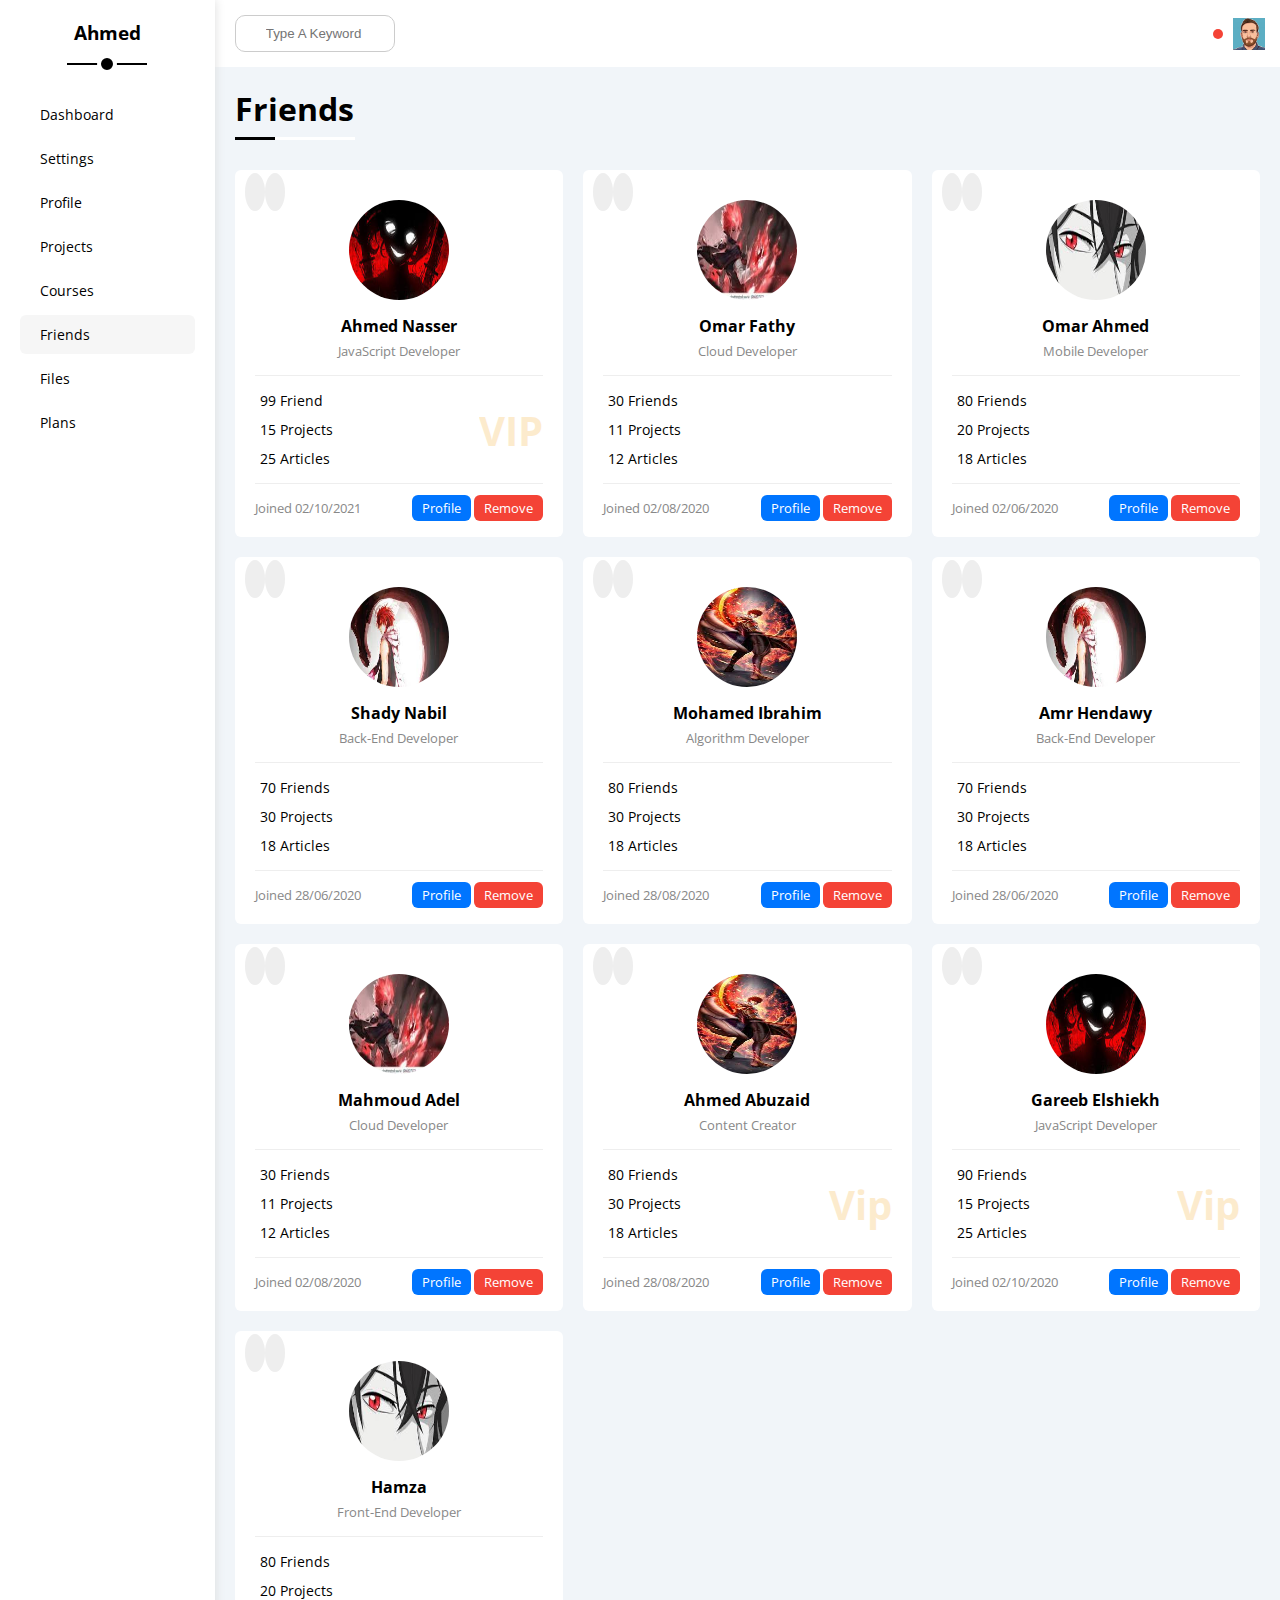
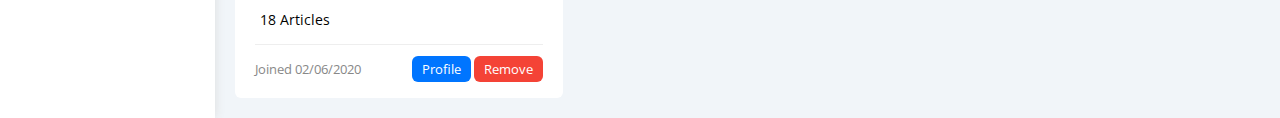
<file: Templet-6/friends.html>
<!DOCTYPE html>
<html lang="en">
    <head>
        <meta charset="UTF-8" />
        <meta http-equiv="X-UA-Compatible" content="IE=edge" />
        <meta name="viewport" content="width=device-width, initial-scale=1.0" />
        <title>Dashboard</title>
        <link rel="stylesheet" href="https://cdnjs.cloudflare.com/ajax/libs/font-awesome/6.3.0/css/all.min.css" integrity="sha512-SzlrxWUlpfuzQ+pcUCosxcglQRNAq/DZjVsC0lE40xsADsfeQoEypE+enwcOiGjk/bSuGGKHEyjSoQ1zVisanQ==" crossorigin="anonymous" referrerpolicy="no-referrer" />
        <link rel="stylesheet" href="./css/framework.css" />
      <link rel="stylesheet" href="./css/master.css" />
        <link rel="preconnect" href="https://fonts.googleapis.com" />
        <link rel="preconnect" href="https://fonts.gstatic.com" crossorigin />
        <link href="https://fonts.googleapis.com/css2?family=Open+Sans:wght@300;500&#038;display=swap" rel="stylesheet" />
      </head>
  <body>
    <div class="page d-flex">
      <div class="sidebar bg-white p-20 p-relative">
        <h3 class="p-relative txt-c mt-0">Ahmed</h3>
        <ul>
          <li>
            <a class="d-flex align-center fs-14 c-black rad-6 p-10" href="index.html">
              <i class="fa-regular fa-chart-bar fa-fw"></i>
              <span>Dashboard</span>
            </a>
          </li>
          <li>
            <a class="d-flex align-center fs-14 c-black rad-6 p-10" href="settings.html">
              <i class="fa-solid fa-gear fa-fw"></i>
              <span>Settings</span>
            </a>
          </li>
          <li>
            <a class="d-flex align-center fs-14 c-black rad-6 p-10" href="profile.html">
              <i class="fa-regular fa-user fa-fw"></i>
              <span>Profile</span>
            </a>
          </li>
          <li>
            <a class="d-flex align-center fs-14 c-black rad-6 p-10" href="projects.html">
              <i class="fa-solid fa-diagram-project fa-fw"></i>
              <span>Projects</span>
            </a>
          </li>
          <li>
            <a class="d-flex align-center fs-14 c-black rad-6 p-10" href="courses.html">
              <i class="fa-solid fa-graduation-cap fa-fw"></i>
              <span>Courses</span>
            </a>
          </li>
          <li>
            <a class="active d-flex align-center fs-14 c-black rad-6 p-10" href="friends.html">
              <i class="fa-regular fa-circle-user fa-fw"></i>
              <span>Friends</span>
            </a>
          </li>
          <li>
            <a class="d-flex align-center fs-14 c-black rad-6 p-10" href="files.html">
              <i class="fa-regular fa-file fa-fw"></i>
              <span>Files</span>
            </a>
          </li>
          <li>
            <a class="d-flex align-center fs-14 c-black rad-6 p-10" href="plans.html">
              <i class="fa-regular fa-credit-card fa-fw"></i>
              <span>Plans</span>
            </a>
          </li>
        </ul>
      </div>
      <div class="content w-full">
        <!-- Start Head -->
        <div class="head bg-white p-15 between-flex">
          <div class="search p-relative">
            <input class="p-10" type="search" placeholder="Type A Keyword" />
          </div>
          <div class="icons d-flex align-center">
            <span class="notification p-relative">
              <i class="fa-regular fa-bell fa-lg"></i>
            </span>
            <img src="./imgs/avatar-05.png" alt="" />
          </div>
        </div>
        <!-- End Head -->
        <h1 class="p-relative">Friends</h1>
        <div class="friends-page d-grid m-20 gap-20">
          <div class="friend bg-white rad-6 p-20 p-relative">
            <div class="contact">
              <i class="fa-solid fa-phone"></i>
              <i class="fa-regular fa-envelope"></i>
            </div>
            <div class="txt-c">
              <img class="rad-half mt-10 mb-10 w-100 h-100" src="./imgs/en-1.jpg" alt="" />
              <h4 class="m-0">Ahmed Nasser</h4>
              <p class="c-grey fs-13 mt-5 mb-0">JavaScript Developer</p>
            </div>
            <div class="icons fs-14 p-relative">
              <div class="mb-10">
                <i class="fa-regular fa-face-smile fa-fw"></i>
                <span>99 Friend</span>
              </div>
              <div class="mb-10">
                <i class="fa-solid fa-code-commit fa-fw"></i>
                <span>15 Projects</span>
              </div>
              <div>
                <i class="fa-regular fa-newspaper fa-fw"></i>
                <span>25 Articles</span>
              </div>
              <span class="vip fw-bold c-orange">VIP</span>
            </div>
            <div class="info between-flex fs-13">
              <span class="c-grey">Joined 02/10/2021</span>
              <div>
                <a class="bg-blue c-white btn-shape" href="profile.html">Profile</a>
                <a class="bg-red c-white btn-shape" href="#">Remove</a>
              </div>
            </div>
          </div>
          <div class="friend bg-white rad-6 p-20 p-relative">
            <div class="contact">
              <i class="fa-solid fa-phone"></i>
              <i class="fa-regular fa-envelope"></i>
            </div>
            <div class="txt-c">
              <img class="rad-half mt-10 mb-10 w-100 h-100" src="./imgs/en-2.jpg" alt="" />
              <h4 class="m-0">Omar Fathy</h4>
              <p class="c-grey fs-13 mt-5 mb-0">Cloud Developer</p>
            </div>
            <div class="icons fs-14 p-relative">
              <div class="mb-10">
                <i class="fa-regular fa-face-smile fa-fw"></i>
                <span>30 Friends</span>
              </div>
              <div class="mb-10">
                <i class="fa-solid fa-code-commit fa-fw"></i>
                <span>11 Projects</span>
              </div>
              <div>
                <i class="fa-regular fa-newspaper fa-fw"></i>
                <span>12 Articles</span>
              </div>
            </div>
            <div class="info between-flex fs-13">
              <span class="c-grey">Joined 02/08/2020</span>
              <div>
                <a class="bg-blue c-white btn-shape" href="profile.html">Profile</a>
                <a class="bg-red c-white btn-shape" href="">Remove</a>
              </div>
            </div>
          </div>
          <div class="friend bg-white rad-6 p-20 p-relative">
            <div class="contact">
              <i class="fa-solid fa-phone"></i>
              <i class="fa-regular fa-envelope"></i>
            </div>
            <div class="txt-c">
              <img class="rad-half mt-10 mb-10 w-100 h-100" src="./imgs/en-3.jpg" alt="" />
              <h4 class="m-0">Omar Ahmed</h4>
              <p class="c-grey fs-13 mt-5 mb-0">Mobile Developer</p>
            </div>
            <div class="icons fs-14 p-relative">
              <div class="mb-10">
                <i class="fa-regular fa-face-smile fa-fw"></i>
                <span>80 Friends</span>
              </div>
              <div class="mb-10">
                <i class="fa-solid fa-code-commit fa-fw"></i>
                <span>20 Projects</span>
              </div>
              <div>
                <i class="fa-regular fa-newspaper fa-fw"></i>
                <span>18 Articles</span>
              </div>
            </div>
            <div class="info between-flex fs-13">
              <span class="c-grey">Joined 02/06/2020</span>
              <div>
                <a class="bg-blue c-white btn-shape" href="profile.html">Profile</a>
                <a class="bg-red c-white btn-shape" href="">Remove</a>
              </div>
            </div>
          </div>
          <div class="friend bg-white rad-6 p-20 p-relative">
            <div class="contact">
              <i class="fa-solid fa-phone"></i>
              <i class="fa-regular fa-envelope"></i>
            </div>
            <div class="txt-c">
              <img class="rad-half mt-10 mb-10 w-100 h-100" src="./imgs/en-4.jpg" alt="" />
              <h4 class="m-0">Shady Nabil</h4>
              <p class="c-grey fs-13 mt-5 mb-0">Back-End Developer</p>
            </div>
            <div class="icons fs-14 p-relative">
              <div class="mb-10">
                <i class="fa-regular fa-face-smile fa-fw"></i>
                <span>70 Friends</span>
              </div>
              <div class="mb-10">
                <i class="fa-solid fa-code-commit fa-fw"></i>
                <span>30 Projects</span>
              </div>
              <div>
                <i class="fa-regular fa-newspaper fa-fw"></i>
                <span>18 Articles</span>
              </div>
            </div>
            <div class="info between-flex fs-13">
              <span class="c-grey">Joined 28/06/2020</span>
              <div>
                <a class="bg-blue c-white btn-shape" href="profile.html">Profile</a>
                <a class="bg-red c-white btn-shape" href="">Remove</a>
              </div>
            </div>
          </div>
          <div class="friend bg-white rad-6 p-20 p-relative">
            <div class="contact">
              <i class="fa-solid fa-phone"></i>
              <i class="fa-regular fa-envelope"></i>
            </div>
            <div class="txt-c">
              <img class="rad-half mt-10 mb-10 w-100 h-100" src="./imgs/en-5.jpg" alt="" />
              <h4 class="m-0">Mohamed Ibrahim</h4>
              <p class="c-grey fs-13 mt-5 mb-0">Algorithm Developer</p>
            </div>
            <div class="icons fs-14 p-relative">
              <div class="mb-10">
                <i class="fa-regular fa-face-smile fa-fw"></i>
                <span>80 Friends</span>
              </div>
              <div class="mb-10">
                <i class="fa-solid fa-code-commit fa-fw"></i>
                <span>30 Projects</span>
              </div>
              <div>
                <i class="fa-regular fa-newspaper fa-fw"></i>
                <span>18 Articles</span>
              </div>
            </div>
            <div class="info between-flex fs-13">
              <span class="c-grey">Joined 28/08/2020</span>
              <div>
                <a class="bg-blue c-white btn-shape" href="profile.html">Profile</a>
                <a class="bg-red c-white btn-shape" href="">Remove</a>
              </div>
            </div>
          </div>
          <div class="friend bg-white rad-6 p-20 p-relative">
            <div class="contact">
              <i class="fa-solid fa-phone"></i>
              <i class="fa-regular fa-envelope"></i>
            </div>
            <div class="txt-c">
              <img class="rad-half mt-10 mb-10 w-100 h-100" src="./imgs/en-4.jpg" alt="" />
              <h4 class="m-0">Amr Hendawy</h4>
              <p class="c-grey fs-13 mt-5 mb-0">Back-End Developer</p>
            </div>
            <div class="icons fs-14 p-relative">
              <div class="mb-10">
                <i class="fa-regular fa-face-smile fa-fw"></i>
                <span>70 Friends</span>
              </div>
              <div class="mb-10">
                <i class="fa-solid fa-code-commit fa-fw"></i>
                <span>30 Projects</span>
              </div>
              <div>
                <i class="fa-regular fa-newspaper fa-fw"></i>
                <span>18 Articles</span>
              </div>
            </div>
            <div class="info between-flex fs-13">
              <span class="c-grey">Joined 28/06/2020</span>
              <div>
                <a class="bg-blue c-white btn-shape" href="profile.html">Profile</a>
                <a class="bg-red c-white btn-shape" href="">Remove</a>
              </div>
            </div>
          </div>
          <div class="friend bg-white rad-6 p-20 p-relative">
            <div class="contact">
              <i class="fa-solid fa-phone"></i>
              <i class="fa-regular fa-envelope"></i>
            </div>
            <div class="txt-c">
              <img class="rad-half mt-10 mb-10 w-100 h-100" src="./imgs/en-2.jpg" alt="" />
              <h4 class="m-0">Mahmoud Adel</h4>
              <p class="c-grey fs-13 mt-5 mb-0">Cloud Developer</p>
            </div>
            <div class="icons fs-14 p-relative">
              <div class="mb-10">
                <i class="fa-regular fa-face-smile fa-fw"></i>
                <span>30 Friends</span>
              </div>
              <div class="mb-10">
                <i class="fa-solid fa-code-commit fa-fw"></i>
                <span>11 Projects</span>
              </div>
              <div>
                <i class="fa-regular fa-newspaper fa-fw"></i>
                <span>12 Articles</span>
              </div>
            </div>
            <div class="info between-flex fs-13">
              <span class="c-grey">Joined 02/08/2020</span>
              <div>
                <a class="bg-blue c-white btn-shape" href="profile.html">Profile</a>
                <a class="bg-red c-white btn-shape" href="">Remove</a>
              </div>
            </div>
          </div>
          <div class="friend bg-white rad-6 p-20 p-relative">
            <div class="contact">
              <i class="fa-solid fa-phone"></i>
              <i class="fa-regular fa-envelope"></i>
            </div>
            <div class="txt-c">
              <img class="rad-half mt-10 mb-10 w-100 h-100" src="./imgs/en-5.jpg" alt="" />
              <h4 class="m-0">Ahmed Abuzaid</h4>
              <p class="c-grey fs-13 mt-5 mb-0">Content Creator</p>
            </div>
            <div class="icons fs-14 p-relative">
              <div class="mb-10">
                <i class="fa-regular fa-face-smile fa-fw"></i>
                <span>80 Friends</span>
              </div>
              <div class="mb-10">
                <i class="fa-solid fa-code-commit fa-fw"></i>
                <span>30 Projects</span>
              </div>
              <div>
                <i class="fa-regular fa-newspaper fa-fw"></i>
                <span>18 Articles</span>
              </div>
              <span class="vip fw-bold c-orange">Vip</span>
            </div>
            <div class="info between-flex fs-13">
              <span class="c-grey">Joined 28/08/2020</span>
              <div>
                <a class="bg-blue c-white btn-shape" href="profile.html">Profile</a>
                <a class="bg-red c-white btn-shape" href="">Remove</a>
              </div>
            </div>
          </div>
          <div class="friend bg-white rad-6 p-20 p-relative">
            <div class="contact">
              <i class="fa-solid fa-phone"></i>
              <i class="fa-regular fa-envelope"></i>
            </div>
            <div class="txt-c">
              <img class="rad-half mt-10 mb-10 w-100 h-100" src="./imgs/en-1.jpg" alt="" />
              <h4 class="m-0">Gareeb Elshiekh</h4>
              <p class="c-grey fs-13 mt-5 mb-0">JavaScript Developer</p>
            </div>
            <div class="icons fs-14 p-relative">
              <div class="mb-10">
                <i class="fa-regular fa-face-smile fa-fw"></i>
                <span>90 Friends</span>
              </div>
              <div class="mb-10">
                <i class="fa-solid fa-code-commit fa-fw"></i>
                <span>15 Projects</span>
              </div>
              <div>
                <i class="fa-regular fa-newspaper fa-fw"></i>
                <span>25 Articles</span>
              </div>
              <span class="vip fw-bold c-orange">Vip</span>
            </div>
            <div class="info between-flex fs-13">
              <span class="c-grey">Joined 02/10/2020</span>
              <div>
                <a class="bg-blue c-white btn-shape" href="profile.html">Profile</a>
                <a class="bg-red c-white btn-shape" href="">Remove</a>
              </div>
            </div>
          </div>
          <div class="friend bg-white rad-6 p-20 p-relative">
            <div class="contact">
              <i class="fa-solid fa-phone"></i>
              <i class="fa-regular fa-envelope"></i>
            </div>
            <div class="txt-c">
              <img class="rad-half mt-10 mb-10 w-100 h-100" src="./imgs/en-3.jpg" alt="" />
              <h4 class="m-0">Hamza</h4>
              <p class="c-grey fs-13 mt-5 mb-0">Front-End Developer</p>
            </div>
            <div class="icons fs-14 p-relative">
              <div class="mb-10">
                <i class="fa-regular fa-face-smile fa-fw"></i>
                <span>80 Friends</span>
              </div>
              <div class="mb-10">
                <i class="fa-solid fa-code-commit fa-fw"></i>
                <span>20 Projects</span>
              </div>
              <div>
                <i class="fa-regular fa-newspaper fa-fw"></i>
                <span>18 Articles</span>
              </div>
            </div>
            <div class="info between-flex fs-13">
              <span class="c-grey">Joined 02/06/2020</span>
              <div>
                <a class="bg-blue c-white btn-shape" href="profile.html">Profile</a>
                <a class="bg-red c-white btn-shape" href="">Remove</a>
              </div>
            </div>
          </div>
        </div>
      </div>
    </div>
  </body>
</html>
</file>
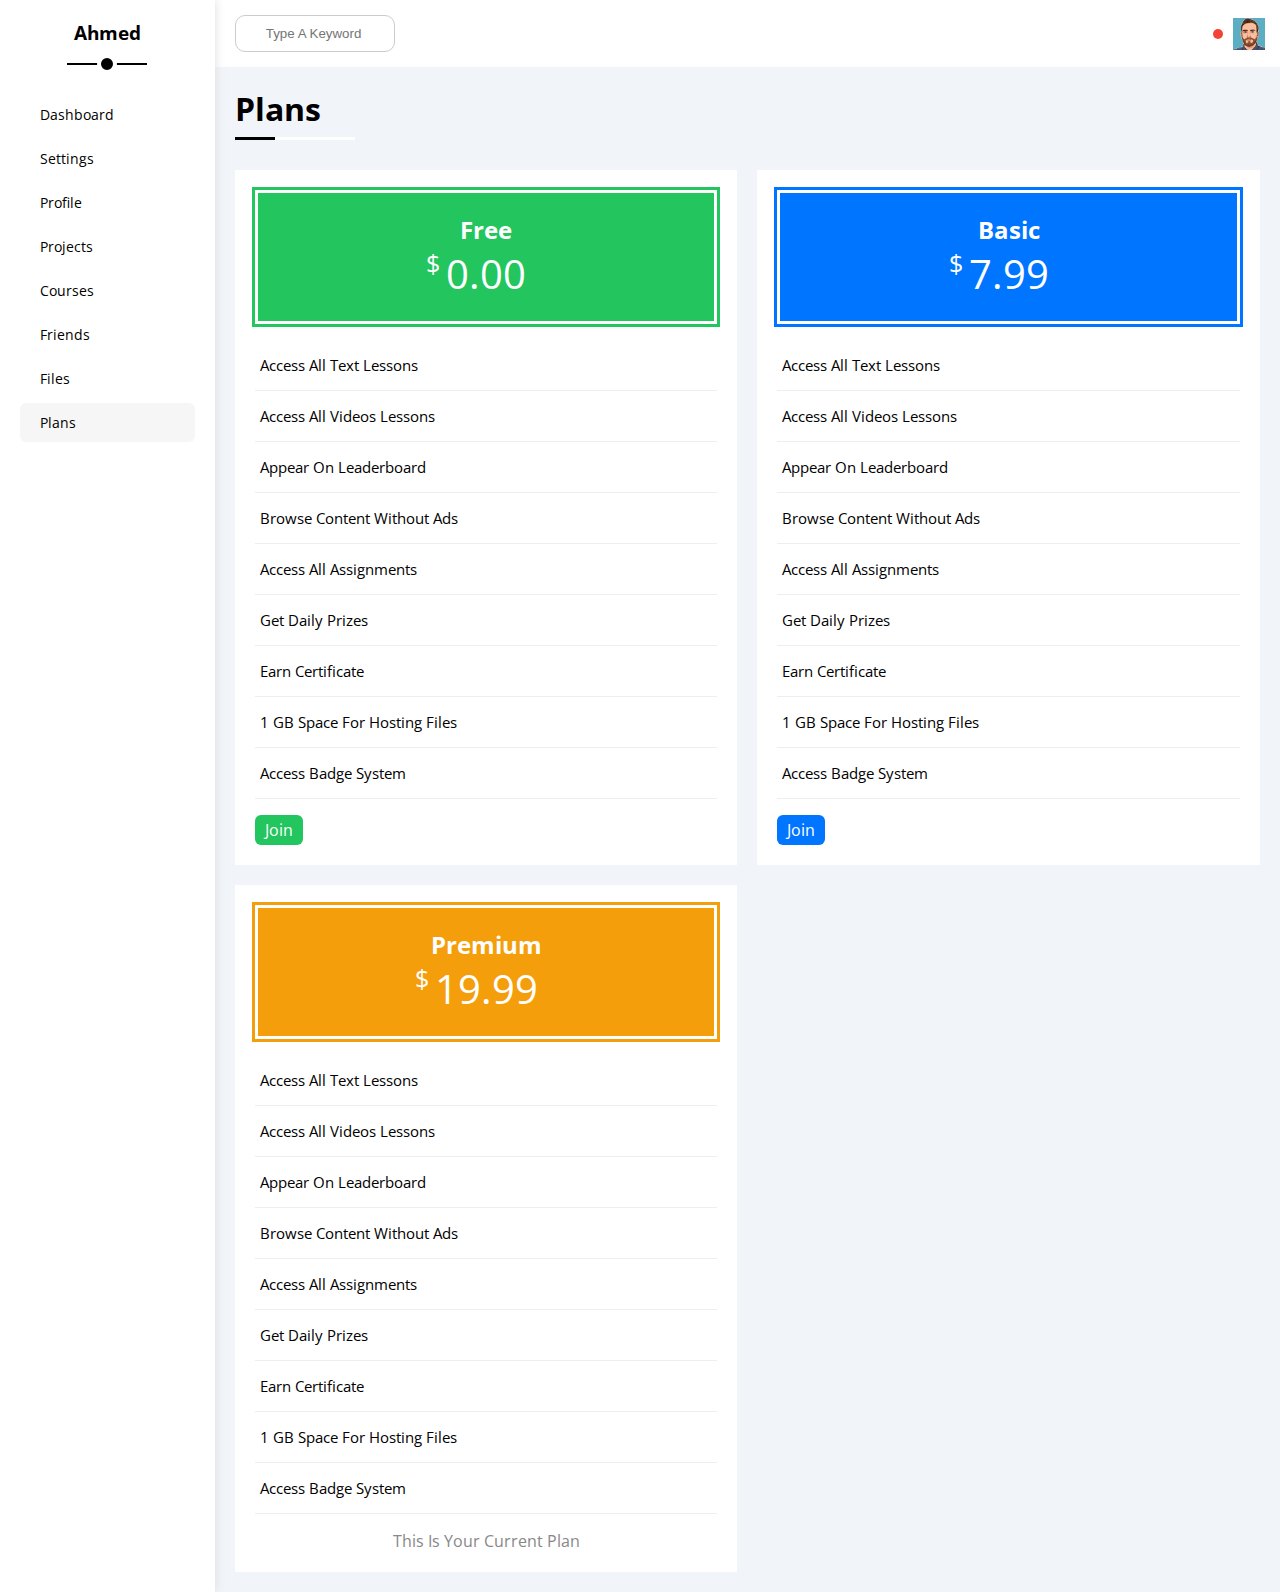
<file: Templet-6/plans.html>
<!DOCTYPE html>
<html lang="en">
    <head>
        <meta charset="UTF-8" />
        <meta http-equiv="X-UA-Compatible" content="IE=edge" />
        <meta name="viewport" content="width=device-width, initial-scale=1.0" />
        <title>Dashboard</title>
        <link rel="stylesheet" href="https://cdnjs.cloudflare.com/ajax/libs/font-awesome/6.3.0/css/all.min.css" integrity="sha512-SzlrxWUlpfuzQ+pcUCosxcglQRNAq/DZjVsC0lE40xsADsfeQoEypE+enwcOiGjk/bSuGGKHEyjSoQ1zVisanQ==" crossorigin="anonymous" referrerpolicy="no-referrer" />
        <link rel="stylesheet" href="./css/framework.css" />
      <link rel="stylesheet" href="./css/master.css" />
        <link rel="preconnect" href="https://fonts.googleapis.com" />
        <link rel="preconnect" href="https://fonts.gstatic.com" crossorigin />
        <link href="https://fonts.googleapis.com/css2?family=Open+Sans:wght@300;500&#038;display=swap" rel="stylesheet" />
      </head>
  <body>
    <div class="page d-flex">
      <div class="sidebar bg-white p-20 p-relative">
        <h3 class="p-relative txt-c mt-0">Ahmed</h3>
        <ul>
          <li>
            <a class="d-flex align-center fs-14 c-black rad-6 p-10" href="index.html">
              <i class="fa-regular fa-chart-bar fa-fw"></i>
              <span>Dashboard</span>
            </a>
          </li>
          <li>
            <a class="d-flex align-center fs-14 c-black rad-6 p-10" href="settings.html">
              <i class="fa-solid fa-gear fa-fw"></i>
              <span>Settings</span>
            </a>
          </li>
          <li>
            <a class="d-flex align-center fs-14 c-black rad-6 p-10" href="profile.html">
              <i class="fa-regular fa-user fa-fw"></i>
              <span>Profile</span>
            </a>
          </li>
          <li>
            <a class="d-flex align-center fs-14 c-black rad-6 p-10" href="projects.html">
              <i class="fa-solid fa-diagram-project fa-fw"></i>
              <span>Projects</span>
            </a>
          </li>
          <li>
            <a class="d-flex align-center fs-14 c-black rad-6 p-10" href="courses.html">
              <i class="fa-solid fa-graduation-cap fa-fw"></i>
              <span>Courses</span>
            </a>
          </li>
          <li>
            <a class="d-flex align-center fs-14 c-black rad-6 p-10" href="friends.html">
              <i class="fa-regular fa-circle-user fa-fw"></i>
              <span>Friends</span>
            </a>
          </li>
          <li>
            <a class="d-flex align-center fs-14 c-black rad-6 p-10" href="files.html">
              <i class="fa-regular fa-file fa-fw"></i>
              <span>Files</span>
            </a>
          </li>
          <li>
            <a class="active d-flex align-center fs-14 c-black rad-6 p-10" href="plans.html">
              <i class="fa-regular fa-credit-card fa-fw"></i>
              <span>Plans</span>
            </a>
          </li>
        </ul>
      </div>
      <div class="content w-full">
        <!-- Start Head -->
        <div class="head bg-white p-15 between-flex">
          <div class="search p-relative">
            <input class="p-10" type="search" placeholder="Type A Keyword" />
          </div>
          <div class="icons d-flex align-center">
            <span class="notification p-relative">
              <i class="fa-regular fa-bell fa-lg"></i>
            </span>
            <img src="./imgs/avatar-05.png" alt="" />
          </div>
        </div>
        <!-- End Head -->
        <h1 class="p-relative">Plans</h1>
        <div class="plans-page d-grid m-20 gap-20">
          <div class="plan green bg-white p-20">
            <div class="top bg-green txt-c p-20">
              <h2 class="m-0 c-white">Free</h2>
              <div class="price c-white"><span>$</span>0.00</div>
            </div>
            <ul>
              <li>
                <i class="fa-solid fa-check fa-fw yes"></i>
                <span>Access All Text Lessons</span>
                <i class="fa-solid fa-circle-info help"></i>
              </li>
              <li>
                <i class="fa-solid fa-check fa-fw yes"></i>
                <span>Access All Videos Lessons</span>
                <i class="fa-solid fa-circle-info help"></i>
              </li>
              <li>
                <i class="fa-solid fa-check fa-fw yes"></i>
                <span>Appear On Leaderboard</span>
                <i class="fa-solid fa-circle-info help"></i>
              </li>
              <li>
                <i class="fa-solid fa-xmark fa-fw"></i>
                <span>Browse Content Without Ads</span>
                <i class="fa-solid fa-circle-info help"></i>
              </li>
              <li>
                <i class="fa-solid fa-xmark fa-fw"></i>
                <span>Access All Assignments</span>
                <i class="fa-solid fa-circle-info help"></i>
              </li>
              <li>
                <i class="fa-solid fa-xmark fa-fw"></i>
                <span>Get Daily Prizes</span>
                <i class="fa-solid fa-circle-info help"></i>
              </li>
              <li>
                <i class="fa-solid fa-xmark fa-fw"></i>
                <span>Earn Certificate</span>
                <i class="fa-solid fa-circle-info help"></i>
              </li>
              <li>
                <i class="fa-solid fa-xmark fa-fw"></i>
                <span>1 GB Space For Hosting Files</span>
                <i class="fa-solid fa-circle-info help"></i>
              </li>
              <li>
                <i class="fa-solid fa-xmark fa-fw"></i>
                <span>Access Badge System</span>
                <i class="fa-solid fa-circle-info help"></i>
              </li>
            </ul>
            <a href="#" class="btn-shape bg-green c-white d-block w-fit">Join</a>
          </div>
          <!-- Start Plan -->
          <div class="plan blue bg-white p-20">
            <div class="top bg-blue txt-c p-20">
              <h2 class="m-0 c-white">Basic</h2>
              <div class="price c-white"><span>$</span>7.99</div>
            </div>
            <ul class="list-none p-0">
              <li>
                <i class="fa-solid fa-check fa-fw yes"></i>
                <span>Access All Text Lessons</span>
                <i class="fa-solid fa-circle-info help"></i>
              </li>
              <li>
                <i class="fa-solid fa-check fa-fw yes"></i>
                <span>Access All Videos Lessons</span>
                <i class="fa-solid fa-circle-info help"></i>
              </li>
              <li>
                <i class="fa-solid fa-check fa-fw yes"></i>
                <span>Appear On Leaderboard</span>
                <i class="fa-solid fa-circle-info help"></i>
              </li>
              <li>
                <i class="fa-solid fa-check fa-fw yes"></i>
                <span>Browse Content Without Ads</span>
                <i class="fa-solid fa-circle-info help"></i>
              </li>
              <li>
                <i class="fa-solid fa-check fa-fw yes"></i>
                <span>Access All Assignments</span>
                <i class="fa-solid fa-circle-info help"></i>
              </li>
              <li>
                <i class="fa-solid fa-check fa-fw yes"></i>
                <span>Get Daily Prizes</span>
                <i class="fa-solid fa-circle-info help"></i>
              </li>
              <li>
                <i class="fa-solid fa-check fa-fw yes"></i>
                <span>Earn Certificate</span>
                <i class="fa-solid fa-circle-info help"></i>
              </li>
              <li>
                <i class="fa-solid fa-xmark fa-fw"></i>
                <span>1 GB Space For Hosting Files</span>
                <i class="fa-solid fa-circle-info help"></i>
              </li>
              <li>
                <i class="fa-solid fa-xmark fa-fw"></i>
                <span>Access Badge System</span>
                <i class="fa-solid fa-circle-info help"></i>
              </li>
            </ul>
            <a href="#" class="btn-shape bg-blue c-white d-block w-fit">Join</a>
          </div>
          <!-- End Plan -->
          <!-- Start Plan -->
          <div class="plan orange bg-white p-20">
            <div class="top bg-orange txt-c p-20">
              <h2 class="m-0 c-white">Premium</h2>
              <div class="price c-white"><span>$</span>19.99</div>
            </div>
            <ul class="list-none p-0">
              <li>
                <i class="fa-solid fa-check fa-fw yes"></i>
                <span>Access All Text Lessons</span>
                <i class="fa-solid fa-circle-info help"></i>
              </li>
              <li>
                <i class="fa-solid fa-check fa-fw yes"></i>
                <span>Access All Videos Lessons</span>
                <i class="fa-solid fa-circle-info help"></i>
              </li>
              <li>
                <i class="fa-solid fa-check fa-fw yes"></i>
                <span>Appear On Leaderboard</span>
                <i class="fa-solid fa-circle-info help"></i>
              </li>
              <li>
                <i class="fa-solid fa-check fa-fw yes"></i>
                <span>Browse Content Without Ads</span>
                <i class="fa-solid fa-circle-info help"></i>
              </li>
              <li>
                <i class="fa-solid fa-check fa-fw yes"></i>
                <span>Access All Assignments</span>
                <i class="fa-solid fa-circle-info help"></i>
              </li>
              <li>
                <i class="fa-solid fa-check fa-fw yes"></i>
                <span>Get Daily Prizes</span>
                <i class="fa-solid fa-circle-info help"></i>
              </li>
              <li>
                <i class="fa-solid fa-check fa-fw yes"></i>
                <span>Earn Certificate</span>
                <i class="fa-solid fa-circle-info help"></i>
              </li>
              <li>
                <i class="fa-solid fa-check fa-fw yes"></i>
                <span>1 GB Space For Hosting Files</span>
                <i class="fa-solid fa-circle-info help"></i>
              </li>
              <li>
                <i class="fa-solid fa-check fa-fw yes"></i>
                <span>Access Badge System</span>
                <i class="fa-solid fa-circle-info help"></i>
              </li>
            </ul>
            <p class="c-grey m-0 txt-c">This Is Your Current Plan</p>
          </div>
          <!-- End Plan -->
        </div>
      </div>
    </div>
  </body>
</html>
</file>
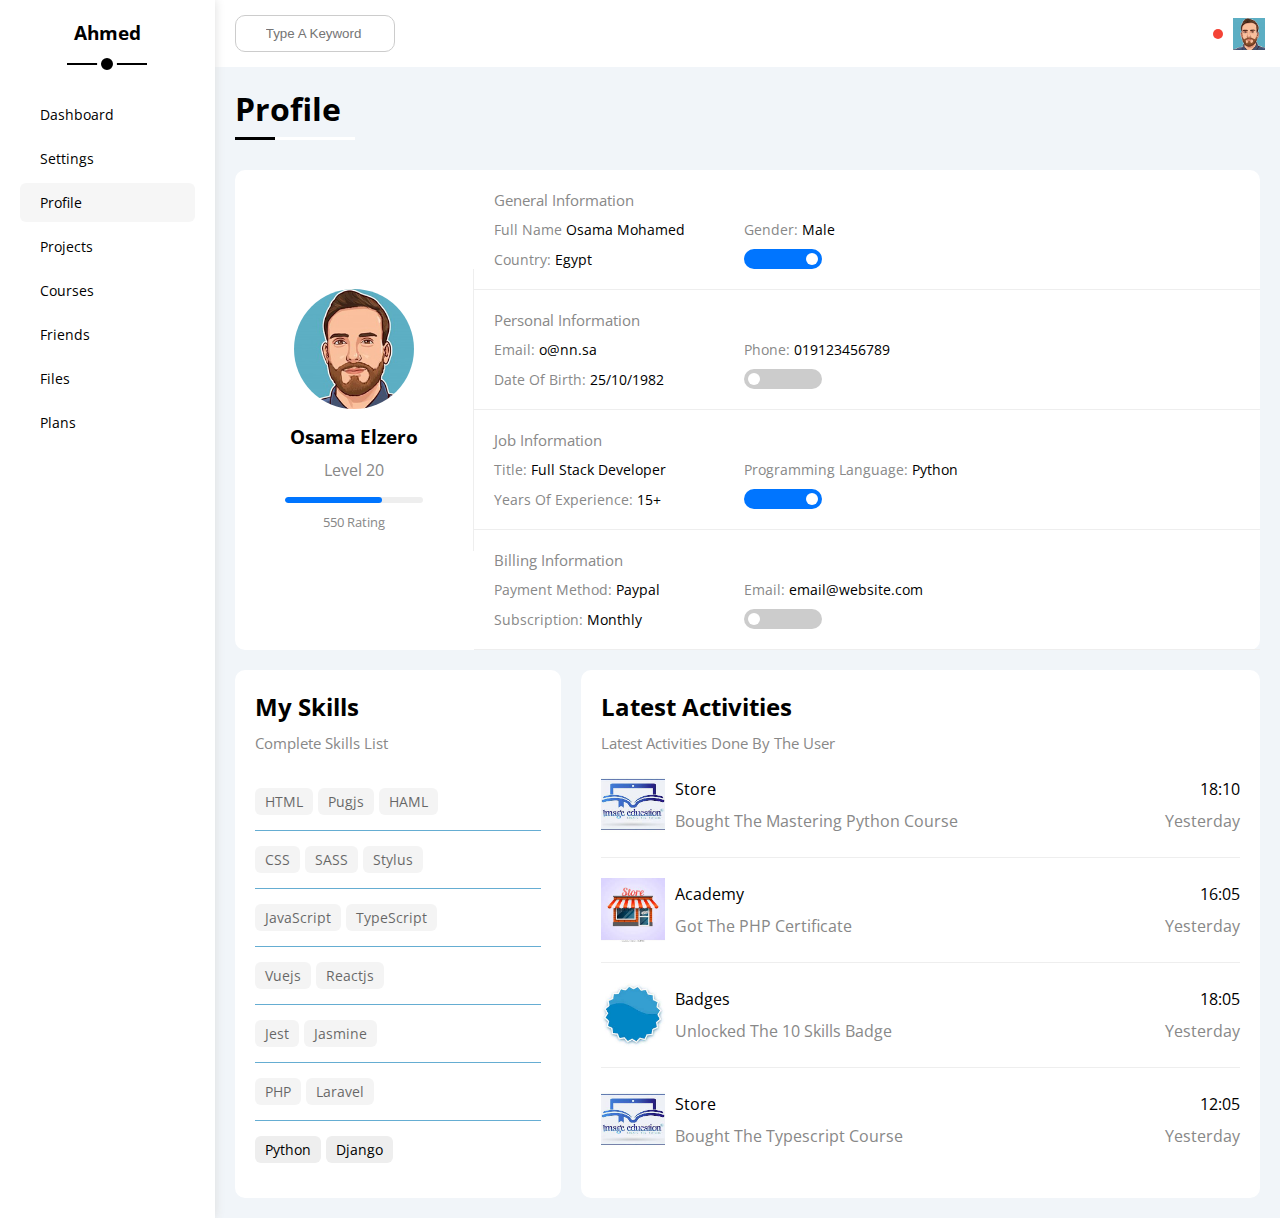
<file: Templet-6/profile.html>
<!DOCTYPE html>
<html lang="en">
    <head>
        <meta charset="UTF-8" />
        <meta http-equiv="X-UA-Compatible" content="IE=edge" />
        <meta name="viewport" content="width=device-width, initial-scale=1.0" />
        <title>Dashboard</title>
        <link rel="stylesheet" href="https://cdnjs.cloudflare.com/ajax/libs/font-awesome/6.3.0/css/all.min.css" integrity="sha512-SzlrxWUlpfuzQ+pcUCosxcglQRNAq/DZjVsC0lE40xsADsfeQoEypE+enwcOiGjk/bSuGGKHEyjSoQ1zVisanQ==" crossorigin="anonymous" referrerpolicy="no-referrer" />
        <link rel="stylesheet" href="./css/framework.css" />
      <link rel="stylesheet" href="./css/master.css" />
        <link rel="preconnect" href="https://fonts.googleapis.com" />
        <link rel="preconnect" href="https://fonts.gstatic.com" crossorigin />
        <link href="https://fonts.googleapis.com/css2?family=Open+Sans:wght@300;500&#038;display=swap" rel="stylesheet" />
      </head>
  <body>
    <div class="page d-flex">
      <div class="sidebar bg-white p-20 p-relative">
        <h3 class="p-relative txt-c mt-0">Ahmed</h3>
        <ul>
          <li>
            <a class="d-flex align-center fs-14 c-black rad-6 p-10" href="index.html">
              <i class="fa-regular fa-chart-bar fa-fw"></i>
              <span>Dashboard</span>
            </a>
          </li>
          <li>
            <a class="d-flex align-center fs-14 c-black rad-6 p-10" href="settings.html">
              <i class="fa-solid fa-gear fa-fw"></i>
              <span>Settings</span>
            </a>
          </li>
          <li>
            <a class="active d-flex align-center fs-14 c-black rad-6 p-10" href="profile.html">
              <i class="fa-regular fa-user fa-fw"></i>
              <span>Profile</span>
            </a>
          </li>
          <li>
            <a class="d-flex align-center fs-14 c-black rad-6 p-10" href="projects.html">
              <i class="fa-solid fa-diagram-project fa-fw"></i>
              <span>Projects</span>
            </a>
          </li>
          <li>
            <a class="d-flex align-center fs-14 c-black rad-6 p-10" href="courses.html">
              <i class="fa-solid fa-graduation-cap fa-fw"></i>
              <span>Courses</span>
            </a>
          </li>
          <li>
            <a class="d-flex align-center fs-14 c-black rad-6 p-10" href="friends.html">
              <i class="fa-regular fa-circle-user fa-fw"></i>
              <span>Friends</span>
            </a>
          </li>
          <li>
            <a class="d-flex align-center fs-14 c-black rad-6 p-10" href="files.html">
              <i class="fa-regular fa-file fa-fw"></i>
              <span>Files</span>
            </a>
          </li>
          <li>
            <a class="d-flex align-center fs-14 c-black rad-6 p-10" href="plans.html">
              <i class="fa-regular fa-credit-card fa-fw"></i>
              <span>Plans</span>
            </a>
          </li>
        </ul>
      </div>
      <div class="content w-full">
        <!-- Start Head -->
        <div class="head bg-white p-15 between-flex">
          <div class="search p-relative">
            <input class="p-10" type="search" placeholder="Type A Keyword" />
          </div>
          <div class="icons d-flex align-center">
            <span class="notification p-relative">
              <i class="fa-regular fa-bell fa-lg"></i>
            </span>
            <img src="./imgs/avatar-05.png" alt="" />
          </div>
        </div>
        <!-- End Head -->
        <h1 class="p-relative">Profile</h1>
        <div class="profile-page m-20">
          <!-- Start Overview -->
          <div class="overview bg-white rad-10 d-flex align-center">
            <div class="avatar-box txt-c p-20">
              <img class="rad-half mb-10" src="./imgs/avatar-05.png" alt="" />
              <h3 class="m-0">Osama Elzero</h3>
              <p class="c-grey mt-10">Level 20</p>
              <div class="level rad-6 bg-eee p-relative">
                <span style="width: 70%"></span>
              </div>
              <div class="rating mt-10 mb-10">
                <i class="fa-solid fa-star c-orange fs-13"></i>
                <i class="fa-solid fa-star c-orange fs-13"></i>
                <i class="fa-solid fa-star c-orange fs-13"></i>
                <i class="fa-solid fa-star c-orange fs-13"></i>
                <i class="fa-solid fa-star c-orange fs-13"></i>
              </div>
              <p class="c-grey m-0 fs-13">550 Rating</p>
            </div>
            <div class="info-box w-full txt-c-mobile">
              <!-- Start Information Row -->
              <div class="box p-20 d-flex align-center">
                <h4 class="c-grey fs-15 m-0 w-full">General Information</h4>
                <div class="fs-14">
                  <span class="c-grey">Full Name</span>
                  <span>Osama Mohamed</span>
                </div>
                <div class="fs-14">
                  <span class="c-grey">Gender:</span>
                  <span>Male</span>
                </div>
                <div class="fs-14">
                  <span class="c-grey">Country:</span>
                  <span>Egypt</span>
                </div>
                <div class="fs-14">
                  <label>
                    <input class="toggle-checkbox" type="checkbox" checked />
                    <div class="toggle-switch"></div>
                  </label>
                </div>
              </div>
              <!-- End Information Row -->
              <!-- Start Information Row -->
              <div class="box p-20 d-flex align-center">
                <h4 class="c-grey w-full fs-15 m-0">Personal Information</h4>
                <div class="fs-14">
                  <span class="c-grey">Email:</span>
                  <span>o@nn.sa</span>
                </div>
                <div class="fs-14">
                  <span class="c-grey">Phone:</span>
                  <span>019123456789</span>
                </div>
                <div class="fs-14">
                  <span class="c-grey">Date Of Birth:</span>
                  <span>25/10/1982</span>
                </div>
                <div class="fs-14">
                  <label>
                    <input class="toggle-checkbox" type="checkbox" />
                    <div class="toggle-switch"></div>
                  </label>
                </div>
              </div>
              <!-- End Information Row -->
              <!-- Start Information Row -->
              <div class="box p-20 d-flex align-center">
                <h4 class="c-grey w-full fs-15 m-0">Job Information</h4>
                <div class="fs-14">
                  <span class="c-grey">Title:</span>
                  <span>Full Stack Developer</span>
                </div>
                <div class="fs-14">
                  <span class="c-grey">Programming Language:</span>
                  <span>Python</span>
                </div>
                <div class="fs-14">
                  <span class="c-grey">Years Of Experience:</span>
                  <span>15+</span>
                </div>
                <div class="fs-14">
                  <label>
                    <input class="toggle-checkbox" type="checkbox" checked />
                    <div class="toggle-switch"></div>
                  </label>
                </div>
              </div>
              <!-- End Information Row -->
              <!-- Start Information Row -->
              <div class="box p-20 d-flex align-center">
                <h4 class="c-grey w-full fs-15 m-0">Billing Information</h4>
                <div class="fs-14">
                  <span class="c-grey">Payment Method:</span>
                  <span>Paypal</span>
                </div>
                <div class="fs-14">
                  <span class="c-grey">Email:</span>
                  <span>email@website.com</span>
                </div>
                <div class="fs-14">
                  <span class="c-grey">Subscription:</span>
                  <span>Monthly</span>
                </div>
                <div class="fs-14">
                  <label>
                    <input class="toggle-checkbox" type="checkbox" />
                    <div class="toggle-switch"></div>
                  </label>
                </div>
              </div>
              <!-- End Information Row -->
            </div>
          </div>
          <!-- End Overview -->
          <!-- Start Other Data -->
          <div class="other-data d-flex gap-20">
            <div class="skills-card p-20 bg-white rad-10 mt-20">
              <h2 class="mt-0 mb-10">My Skills</h2>
              <p class="mt-0 mb-20 c-grey fs-15">Complete Skills List</p>
              <ul class="m-0 txt-c-mobile">
                <li><span>HTML</span><span>Pugjs</span><span>HAML</span></li>
                <li><span>CSS</span><span>SASS</span><span>Stylus</span></li>
                <li><span>JavaScript</span><span>TypeScript</span></li>
                <li><span>Vuejs</span><span>Reactjs</span></li>
                <li><span>Jest</span><span>Jasmine</span></li>
                <li><span>PHP</span><span>Laravel</span></li>
                <li><span>Python</span><span>Django</span></li>
              </ul>
            </div>
            <div class="activities p-20 bg-white rad-10 mt-20">
              <h2 class="mt-0 mb-10">Latest Activities</h2>
              <p class="mt-0 mb-20 c-grey fs-15">Latest Activities Done By The User</p>
              <div class="activity d-flex align-center txt-c-mobile">
                <img src="./imgs/active-1.jpg" alt="" />
                <div class="info">
                  <span class="d-block mb-10">Store</span>
                  <span class="c-grey">Bought The Mastering Python Course</span>
                </div>
                <div class="date">
                  <span class="d-block mb-10">18:10</span>
                  <span class="c-grey">Yesterday</span>
                </div>
              </div>
              <div class="activity d-flex align-center txt-c-mobile">
                <img src="./imgs/active-2.jpg" alt="" />
                <div class="info">
                  <span class="d-block mb-10">Academy</span>
                  <span class="c-grey">Got The PHP Certificate</span>
                </div>
                <div class="date">
                  <span class="d-block mb-10">16:05</span>
                  <span class="c-grey">Yesterday</span>
                </div>
              </div>
              <div class="activity d-flex align-center txt-c-mobile">
                <img src="./imgs/active-3.jpg" alt="" />
                <div class="info">
                  <span class="d-block mb-10">Badges</span>
                  <span class="c-grey">Unlocked The 10 Skills Badge</span>
                </div>
                <div class="date">
                  <span class="d-block mb-10">18:05</span>
                  <span class="c-grey">Yesterday</span>
                </div>
              </div>
              <div class="activity d-flex align-center txt-c-mobile">
                <img src="./imgs/active-1.jpg" alt="" />
                <div class="info">
                  <span class="d-block mb-10">Store</span>
                  <span class="c-grey">Bought The Typescript Course</span>
                </div>
                <div class="date">
                  <span class="d-block mb-10">12:05</span>
                  <span class="c-grey">Yesterday</span>
                </div>
              </div>
            </div>
          </div>
          <!-- End Other Data -->
        </div>
      </div>
    </div>
  </body>
</html>
</file>
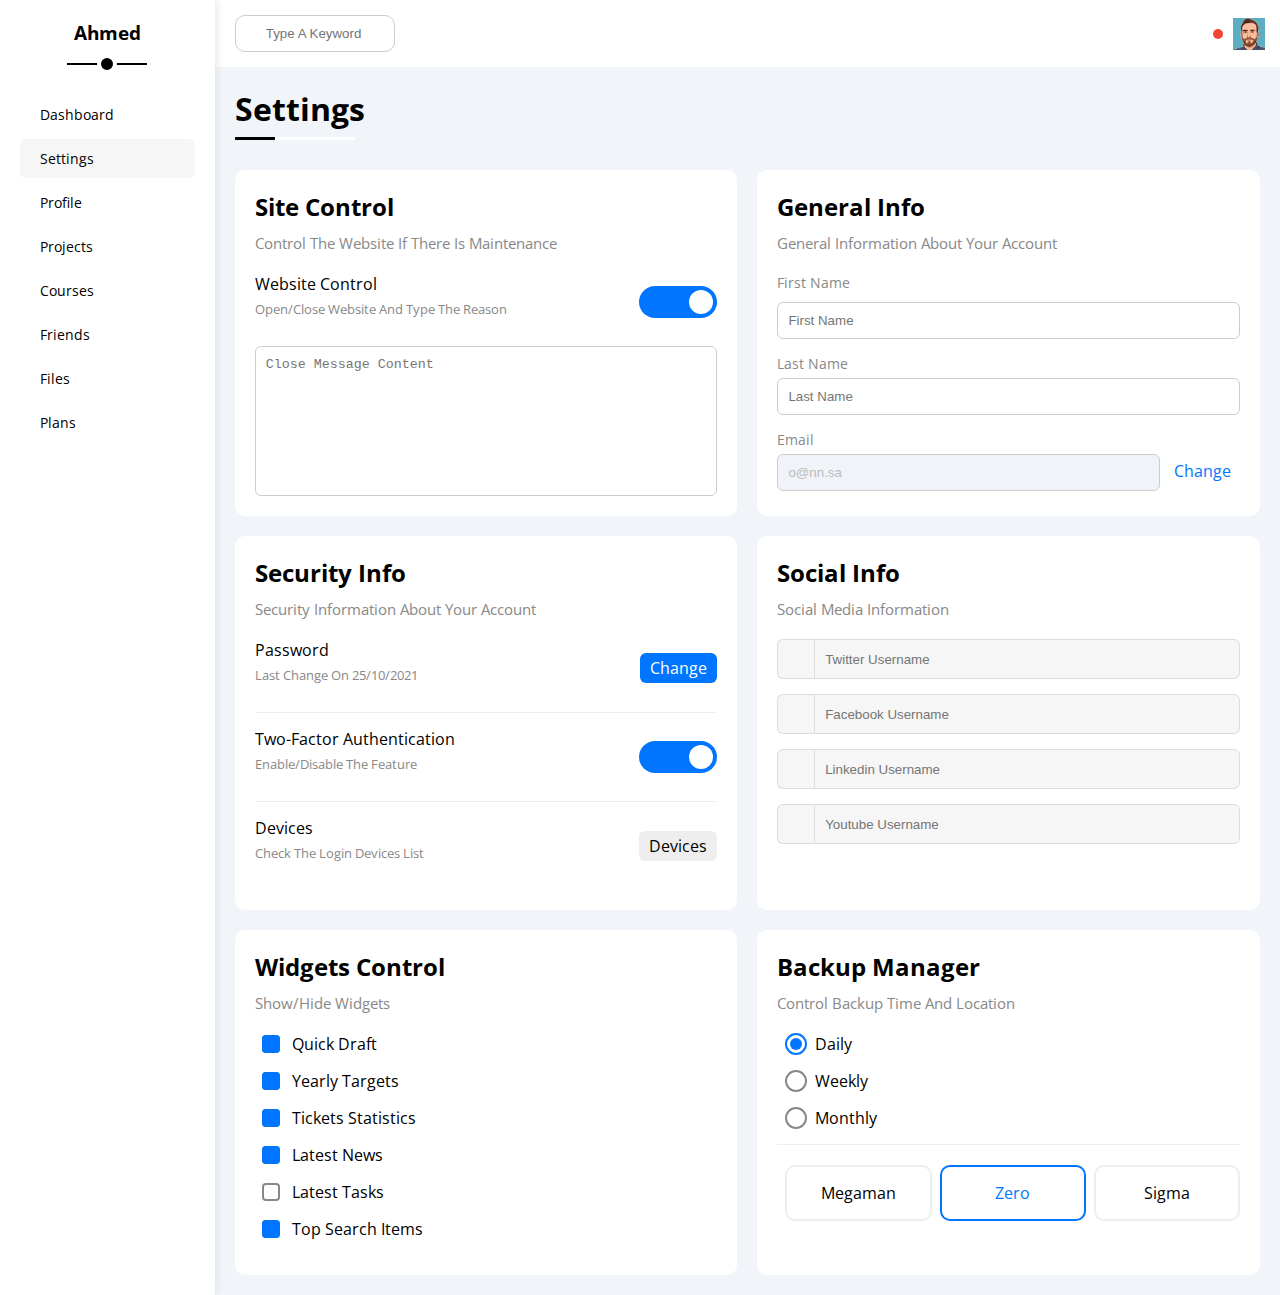
<file: Templet-6/settings.html>
<!DOCTYPE html>
<html lang="en">
    <head>
        <meta charset="UTF-8" />
        <meta http-equiv="X-UA-Compatible" content="IE=edge" />
        <meta name="viewport" content="width=device-width, initial-scale=1.0" />
        <title>Dashboard</title>
        <link rel="stylesheet" href="https://cdnjs.cloudflare.com/ajax/libs/font-awesome/6.3.0/css/all.min.css" integrity="sha512-SzlrxWUlpfuzQ+pcUCosxcglQRNAq/DZjVsC0lE40xsADsfeQoEypE+enwcOiGjk/bSuGGKHEyjSoQ1zVisanQ==" crossorigin="anonymous" referrerpolicy="no-referrer" />
        <link rel="stylesheet" href="./css/framework.css" />
      <link rel="stylesheet" href="./css/master.css" />
        <link rel="preconnect" href="https://fonts.googleapis.com" />
        <link rel="preconnect" href="https://fonts.gstatic.com" crossorigin />
        <link href="https://fonts.googleapis.com/css2?family=Open+Sans:wght@300;500&#038;display=swap" rel="stylesheet" />
      </head>
  <body>
    <div class="page d-flex">
      <div class="sidebar bg-white p-20 p-relative">
        <h3 class="p-relative txt-c mt-0">Ahmed</h3>
        <ul>
          <li>
            <a class="d-flex align-center fs-14 c-black rad-6 p-10" href="index.html">
              <i class="fa-regular fa-chart-bar fa-fw"></i>
              <span>Dashboard</span>
            </a>
          </li>
          <li>
            <a class="active d-flex align-center fs-14 c-black rad-6 p-10" href="settings.html">
              <i class="fa-solid fa-gear fa-fw"></i>
              <span>Settings</span>
            </a>
          </li>
          <li>
            <a class="d-flex align-center fs-14 c-black rad-6 p-10" href="profile.html">
              <i class="fa-regular fa-user fa-fw"></i>
              <span>Profile</span>
            </a>
          </li>
          <li>
            <a class="d-flex align-center fs-14 c-black rad-6 p-10" href="projects.html">
              <i class="fa-solid fa-diagram-project fa-fw"></i>
              <span>Projects</span>
            </a>
          </li>
          <li>
            <a class="d-flex align-center fs-14 c-black rad-6 p-10" href="courses.html">
              <i class="fa-solid fa-graduation-cap fa-fw"></i>
              <span>Courses</span>
            </a>
          </li>
          <li>
            <a class="d-flex align-center fs-14 c-black rad-6 p-10" href="friends.html">
              <i class="fa-regular fa-circle-user fa-fw"></i>
              <span>Friends</span>
            </a>
          </li>
          <li>
            <a class="d-flex align-center fs-14 c-black rad-6 p-10" href="files.html">
              <i class="fa-regular fa-file fa-fw"></i>
              <span>Files</span>
            </a>
          </li>
          <li>
            <a class="d-flex align-center fs-14 c-black rad-6 p-10" href="plans.html">
              <i class="fa-regular fa-credit-card fa-fw"></i>
              <span>Plans</span>
            </a>
          </li>
        </ul>
      </div>
      <div class="content w-full">
        <!-- Start Head -->
        <div class="head bg-white p-15 between-flex">
          <div class="search p-relative">
            <input class="p-10" type="search" placeholder="Type A Keyword" />
          </div>
          <div class="icons d-flex align-center">
            <span class="notification p-relative">
              <i class="fa-regular fa-bell fa-lg"></i>
            </span>
            <img src="./imgs/avatar-05.png" alt="" />
          </div>
        </div>
        <!-- End Head -->
        <h1 class="p-relative">Settings</h1>
        <div class="settings-page m-20 d-grid gap-20">
          <!-- Start Settings Box -->
          <div class="p-20 bg-white rad-10">
            <h2 class="mt-0 mb-10">Site Control</h2>
            <p class="mt-0 mb-20 c-grey fs-15">Control The Website If There Is Maintenance</p>
            <div class="mb-15 between-flex">
              <div>
                <span>Website Control</span>
                <p class="c-grey mt-5 mb-0 fs-13">Open/Close Website And Type The Reason</p>
              </div>
              <div>
                <label>
                  <input class="toggle-checkbox" type="checkbox" checked />
                  <div class="toggle-switch"></div>
                </label>
              </div>
            </div>
            <textarea class="close-message p-10 rad-6 d-block w-full" placeholder="Close Message Content"></textarea>
          </div>
          <!-- End Settings Box -->
          <!-- Start Settings Box -->
          <div class="p-20 bg-white rad-10">
            <h2 class="mt-0 mb-10">General Info</h2>
            <p class="mt-0 mb-20 c-grey fs-15">General Information About Your Account</p>
            <div class="mb-15">
              <label class="fs-14 c-grey d-block mb-10" for="first">First Name</label>
              <input
                class="b-none border-ccc p-10 rad-6 d-block w-full"
                type="text"
                id="first"
                placeholder="First Name"
              />
            </div>
            <div class="mb-15">
              <label class="fs-14 c-grey d-block mb-5" for="last">Last Name</label>
              <input
                class="b-none border-ccc p-10 rad-6 d-block w-full"
                id="last"
                type="text"
                placeholder="Last Name"
              />
            </div>
            <div>
              <label class="fs-14 c-grey d-block mb-5" for="email">Email</label>
              <input
                class="email b-none border-ccc p-10 rad-6 w-full mr-10"
                id="email"
                type="email"
                value="o@nn.sa"
                disabled
              />
              <a class="c-blue" href="#">Change</a>
            </div>
          </div>
          <!-- End Settings Box -->
          <!-- Start Settings Box -->
          <div class="p-20 bg-white rad-10">
            <h2 class="mt-0 mb-10">Security Info</h2>
            <p class="mt-0 mb-20 c-grey fs-15">Security Information About Your Account</p>
            <div class="sec-box mb-15 between-flex">
              <div>
                <span>Password</span>
                <p class="c-grey mt-5 mb-0 fs-13">Last Change On 25/10/2021</p>
              </div>
              <a class="button bg-blue c-white btn-shape" href="#">Change</a>
            </div>
            <div class="sec-box mb-15 between-flex">
              <div>
                <span>Two-Factor Authentication</span>
                <p class="c-grey mt-5 mb-0 fs-13">Enable/Disable The Feature</p>
              </div>
              <label>
                <input class="toggle-checkbox" type="checkbox" checked />
                <div class="toggle-switch"></div>
              </label>
            </div>
            <div class="sec-box between-flex">
              <div>
                <span>Devices</span>
                <p class="c-grey mt-5 mb-0 fs-13">Check The Login Devices List</p>
              </div>
              <a class="bg-eee c-black btn-shape" href="#">Devices</a>
            </div>
          </div>
          <!-- End Settings Box -->
          <!-- Start Settings Box -->
          <div class="social-boxes p-20 bg-white rad-10">
            <h2 class="mt-0 mb-10">Social Info</h2>
            <p class="mt-0 mb-20 c-grey fs-15">Social Media Information</p>
            <div class="d-flex align-center mb-15">
              <i class="fa-brands fa-twitter center-flex c-grey"></i>
              <input class="w-full" type="text" placeholder="Twitter Username" />
            </div>
            <div class="d-flex align-center mb-15">
              <i class="fa-brands fa-facebook-f center-flex c-grey"></i>
              <input class="w-full" type="text" placeholder="Facebook Username" />
            </div>
            <div class="d-flex align-center mb-15">
              <i class="fa-brands fa-linkedin center-flex c-grey"></i>
              <input class="w-full" type="text" placeholder="Linkedin Username" />
            </div>
            <div class="d-flex align-center">
              <i class="fa-brands fa-youtube center-flex c-grey"></i>
              <input class="w-full" type="text" placeholder="Youtube Username" />
            </div>
          </div>
          <!-- End Settings Box -->
          <!-- Start Settings Box -->
          <div class="widgets-control p-20 bg-white rad-10">
            <h2 class="mt-0 mb-10">Widgets Control</h2>
            <p class="mt-0 mb-20 c-grey fs-15">Show/Hide Widgets</p>
            <div class="control d-flex align-center mb-15">
              <input type="checkbox" id="one" checked />
              <label for="one">Quick Draft</label>
            </div>
            <div class="control d-flex align-center mb-15">
              <input type="checkbox" id="two" checked />
              <label for="two">Yearly Targets</label>
            </div>
            <div class="control d-flex align-center mb-15">
              <input type="checkbox" id="three" checked />
              <label for="three">Tickets Statistics</label>
            </div>
            <div class="control d-flex align-center mb-15">
              <input type="checkbox" id="four" checked />
              <label for="four">Latest News</label>
            </div>
            <div class="control d-flex align-center mb-15">
              <input type="checkbox" id="five" />
              <label for="five">Latest Tasks</label>
            </div>
            <div class="control d-flex align-center mb-15">
              <input type="checkbox" id="six" checked />
              <label for="six">Top Search Items</label>
            </div>
          </div>
          <!-- End Settings Box -->
          <!-- Start Settings Box -->
          <div class="backup-control p-20 bg-white rad-10">
            <h2 class="mt-0 mb-10">Backup Manager</h2>
            <p class="mt-0 mb-20 c-grey fs-15">Control Backup Time And Location</p>
            <div class="date d-flex align-center mb-15">
              <input type="radio" name="time" id="daily" checked />
              <label for="daily">Daily</label>
            </div>
            <div class="date d-flex align-center mb-15">
              <input type="radio" name="time" id="weekly" />
              <label for="weekly">Weekly</label>
            </div>
            <div class="date d-flex align-center mb-15">
              <input type="radio" name="time" id="monthly" />
              <label for="monthly">Monthly</label>
            </div>
            <div class="servers d-flex align-center txt-c">
              <input type="radio" name="servers" id="server-one" />
              <div class="server mb-15 rad-10 w-full">
                <label class="d-block m-15" for="server-one">
                  <i class="fa-solid fa-server d-block mb-10"></i>
                  Megaman
                </label>
              </div>
              <input type="radio" name="servers" id="server-two" checked />
              <div class="server mb-15 rad-10 w-full">
                <label class="d-block m-15" for="server-two">
                  <i class="fa-solid fa-server d-block mb-10"></i>
                  Zero
                </label>
              </div>
              <input type="radio" name="servers" id="server-three" />
              <div class="server mb-15 rad-10 w-full">
                <label class="d-block m-15" for="server-three">
                  <i class="fa-solid fa-server d-block mb-10"></i>
                  Sigma
                </label>
              </div>
            </div>
          </div>
          <!-- End Settings Box -->
        </div>
      </div>
    </div>
  </body>
</html>
</file>
<file: Templet 1/master.css>
* {
   padding: 0;
   margin: 0;
   font-family: sans-serif;
}
body {
    background-color:rgba(100, 93, 93, 0.5);
    width: 100%;
    height: 100vh;
    display: flex;
    justify-content: center;
    align-items: center;
}
body::after{
    content: "";
    background-color: blueviolet;
    width: 100%;
    height: 100%;
    clip-path: circle(20% at right 60%);
    position: absolute;
    z-index: -1;
    

}
.conteaner {
    width: 75%;
    height: 75%;
    background:linear-gradient(rgb(235, 226, 226));
    border-radius: 20px;
    overflow: hidden;
    
    
   
}
nav {
    display: flex;
    width: 80%;
    margin: auto;    
    align-items: center;
    justify-content: space-between;
    margin: auto;
    padding: 20px 0;
}
nav .logo {
    color: rgb(42, 18, 133);
    letter-spacing: 2px;
   font-size: 46px;
   font-weight: bold;
   text-decoration: none;
   cursor: alias;
}
nav ul li {
    display: inline-block;
    margin: 0 6px;
    
}
.content {
    display: flex;
    height: 100%;
    width: 80%;
    margin: auto;
    justify-content: space-between;
    align-items: center;

}
.content .text {
    color: aqua;
    width: 40%;
}
.content .text h2 {
    color: rgba(194, 26, 26, 0.575);
    font-size: 40px;
    font-weight: 700px;
    letter-spacing: 2px;
}
.content .text p {
    font-size: 20px;
    font-weight: 500px;
    line-height: 30px;
    margin: 10px 0;
}
.content .image {
    width: 40%;
}
.content .image img {
    width: 400px;
}


@media (min-width:950px) and (max-width:1150px) {
    .content .image{
        width: 330px;
    }
    
}
@media (max-width:950px){
    .content, nav{
        flex-direction: column;
        justify-content: center;
    }
    .content .image, .content .text{
        width: 80%;
    }
    body::after{
        clip-path: 50% at bottom;
    }
}
</file>
<file: Templet 2/alfa.css>
* {
    margin: 0;
    padding: 0;
}
body {
    background: linear-gradient(#01012e, #240019);
    height: 100vh;
    font-family: system-ui, -apple-system, BlinkMacSystemFont, 'Segoe UI', Roboto, Oxygen, Ubuntu, Cantarell, 'Open Sans', 'Helvetica Neue', sans-serif;
}
section {
    background: url(./stars1.png);
    height: 100vh;
    display: flex;
    justify-content: center;
    align-items: center;
}
ul {
    text-align: center;
}
ul:hover li a{
    opacity: 0;
}
ul li {
    list-style: none;
    margin: 14px 0;
}
ul li a {
    color: #eee;
    font-size: 40px;
    font-weight: 500;
    text-decoration: none;
    background: blue;
    padding: 4px 15px;
    letter-spacing: 2px;
    border-radius: 20px;
    display: inline-block;
    text-transform: uppercase;
    width: 150px;
    transition: 0.5s;
    position: relative;
    z-index: 10;
    letter-spacing: 3px;
    


}
ul li a:hover{
    transform:scale(1.5) ;
    background: red;
    opacity: 1;
}
ul li::after {
    content: attr(data-text);
    color: #fff;
    position: absolute;
    left: 50%;
    top: 50%;
    transform: translate(-50%, -50%);
    font-size: 80px;
    font-weight: 900;
    opacity: 0;
    text-transform: uppercase;
    pointer-events: none;
    letter-spacing: 50px;
    transition: 0.5s;
    

}
ul li :hover:after{
    opacity: 0.5;
   
}
ul li::before {
    content: '';
   background: #fff;
   height: 80px;
   width: 80px;
   position: absolute;
   top: 50%;
   left: 50%;
   transform: translate(-50%, 70%);
   border-radius: 50px;
   box-shadow: 0 0 80px orangered;

}
ul li:hover::before{
    opacity: 0.5;
}
</file>
<file: Templet 4/css/css/gomana.css>
/* Start Variables */
:root {
    --main-color: #19c8fa;
    --transparent-color: rgb(15 116 143 / 70%);
    --section-padding: 100px;
  }
  /* End Variables */
  /* Start Global Rules */
  * {
    -webkit-box-sizing: border-box;
    -moz-box-sizing: border-box;
    box-sizing: border-box;
    padding: 0;
    margin: 0;
  }
  html {
    scroll-behavior: smooth;
  }
  body {
    font-family: "Open Sans", sans-serif;
  }
  ul {
    list-style: none;
  }
  .container {
    padding-left: 15px;
    padding-right: 15px;
    margin-left: auto;
    margin-right: auto;
  }
  /* Small */
  @media (min-width: 768px) {
    .container {
      width: 750px;
    }
  }
  /* Medium */
  @media (min-width: 992px) {
    .container {
      width: 970px;
    }
  }
  /* Large */
  @media (min-width: 1200px) {
    .container {
      width: 1170px;
    }
  }
  /* End Global Rules */
  /* start componets*/
  .main-heading {
    text-align: center;
  }
  .main-heading h2 {
    font-weight: normal;
    font-size: 40px;
    position: relative;
    margin-bottom: 70px;
    text-transform: uppercase;
  }
  .main-heading h2::before {
    content: "";
    position: absolute;
    left: 50%;
    transform: translateX(-50%);
    height: 2px;
    background-color: #333;
    bottom: -30px;
    width: 120px;
  }
  .main-heading h2::after {
    content: "";
    position: absolute;
    left: 50%;
    transform: translateX(-50%);
    width: 14px;
    height: 14px;
    border-radius: 50%;
    border: 2px solid #333;
    bottom: -38px;
    background-color: white;
  }
  .main-heading p {
    width: 550px;
    margin: 0 auto 100px;
    max-width: 100%;
    line-height: 2;
    color: #777;
  }
  /* End Components */
  
  /* Start Header */
header {
    position: absolute;
    left: 0;
    width: 100%;
    z-index: 2;
  }
  header .container {
    display: flex;
    justify-content: space-between;
    align-items: center;
    position: relative;
    min-height: 97px;
  }
  header .container::after {
    content: "";
    position: absolute;
    height: 1px;
    background-color: #a2a2a2;
    bottom: 0;
    width: calc(100% - 30px);
    left: 15px;
  }
  header .logo img {
    height: 40px;
    transition: 0.6;
  }
  header .logo img:hover {
    transform: rotate(40deg);
    color: green;
    background-color: crimson;

  }
  header nav {
    flex: 1;
    display: flex;
    align-items: center;
    justify-content: flex-end;
  }
  header nav .toggle-menu {
    color: white;
    font-size: 22px;
  }
  @media (min-width: 768px) {
    header nav .toggle-menu {
      display: none;
    }
  }
  header nav ul {
    display: flex;
  }
  @media (max-width: 767px) {
    header nav ul {
      display: none;
    }
    header nav .toggle-menu:hover + ul {
      display: flex;
      flex-direction: column;
      position: absolute;
      top: 100%;
      left: 0;
      width: 100%;
      background-color: rgb(0 0 0 / 50%);
    }
    header nav ul li a {
      padding: 15px !important;
    }
  }
  header nav ul li a {
    padding: 40px 10px;
    display: block;
    color: white;
    text-decoration: none;
    font-size: 14px;
    transition: 0.3s;
    position: relative;
    z-index: 2;
  }
  header nav ul li a.active,
  header nav ul li a:hover {
    color: var(--main-color);
    border-bottom: 1px solid var(--main-color);
  }
  header nav .form {
    width: 40px;
    height: 30px;
    position: relative;
    margin-left: 30px;
    border-left: 1px solid white;
  }
  header nav .form i {
    color: white;
    position: absolute;
    font-size: 20px;
    top: 50%;
    transform: translateY(-50%);
    right: 0;
  }
  /* End Header */
  /* Start Landing */
  .landing {
    min-height: 100vh;
    background-color: #1f2021;
    background-image: url("../photo/images.jpg");
    background-size: cover;
    position: relative;
  }
  .landing .overlay {
    position: absolute;
    left: 0;
    top: 0;
    width: 100%;
    height: 100%;
    background-color: rgb(0 0 0 / 60%);
  }
  .landing .text {
    position: absolute;
    left: 0;
    top: 50%;
    transform: translateY(-50%);
    width: 50%;
    padding: 50px;
    background-color: var(--transparent-color);
    color: white;
    display: flex;
    justify-content: flex-end;
  }
  @media (max-width: 767px) {
    .landing .text {
      width: 100%;
    }
  }
  .landing .text .content {
    max-width: 500px;
  }
  @media (max-width: 767px) {
    .landing .text {
      width: 100%;
    }
    .landing .text .content {
      max-width: 100%;
    }
    
    
  }
  .landing .text .content h2 {
    font-size: 32px;
    font-weight: normal;
    line-height: 1.5;
    margin-bottom: 20px;
  }
  .landing .text .content p {
    font-size: 14px;
    line-height: 2;
  }
  .landing .change-background {
    position: absolute;
    top: 50%;
    transform: translateY(-50%)
  
  }
  .landing .fa-angle-left {
    left: 30px;
  }
  .landing .fa-angle-right{
    right: 50px;
  }
  .landing .bullets {
    position: absolute;
    left: 50%;
    transform: translateX(-50%);
    bottom: 30px;
    display: flex;
    
  }
  .landing .bullets li {
    width: 20px;
    height: 20px;
    border-radius: 50%;
    border: 1px solid white;
    margin-right: 10px;
  }
  .landing .bullets li .active {
    background-color: var(--main-color);
    border-color: var(--main-color);
  }
  /*end landing*/
  /* Start Services */
.services {
  padding-top: var(--section-padding);
  padding-bottom: var(--section-padding);
}
@media (min-width: 768px) {
  .services .services-container {
    display: grid;
    grid-template-columns: repeat(auto-fill, minmax(450px, 1fr));
    grid-column-gap: 40px;
    grid-row-gap: 60px;
  }
}
.services .srv-box {
  display: flex;
}
.services .srv-box i {
  margin-right: 50px;
}
@media (max-width: 767px) {
  .services .srv-box {
    display: flex;
    flex-direction: column;
    text-align: center;
    margin-bottom: 40px;
  }
  .services .srv-box i {
    margin: 0 0 30px;
  }
}
.services .srv-box h3 {
  margin-bottom: 30px;
  color: var(--main-color);
}
.services .srv-box p {
  line-height: 2;
  color: #777;
}
/* End Services */
/*start desing*/
.desing {
  padding-top: var(--section-padding);
  padding-bottom: var(--section-padding);
  height: 600px;
  position: relative;
  background-image: url("../photo/hacke.jpg");
  background-size: cover;
  display: flex;
  align-items: center;
  overflow: hidden;
}
.desing::before {
  content: "";
  left: 0;
  top: 0;
  width: 100%;
  height: 100%;
  background-color: rgb(0 0 0 / 60%);
  flex: 1;
}
.desing .image,
.desing .text {
  position: relative;
  z-index: 2;
}
.desing .image {
  text-align: center;
}


.desing .image img {
  position: relative;
  bottom: -15px;
}
.desing .text {
  color: white;
  padding: 50px;
  background-color: var(--transparent-color);
}
.desing .text h2 {
  font-weight: normal;
  text-transform: uppercase;
  margin-bottom: 4px;
}
.desing .text ul li {
  padding: 15px;
}
.desing .text ul li::before{
  font-family:"Font Awesome 5 free";
  content: "\f108";
  font-weight: 900;
  margin-right: 20px;
  position: relative;
  top: 1px;
}
/*end desing*/
/* start portfolio*/
.portfolio {
  padding-top: var(--section-padding);
  padding-bottom: var(--section-padding);
}
.portfolio .shuffle {
  display: flex;
  justify-content: center;
}
.portfolio .shuffle li {
  padding: 10px;
}
.portfolio .shuffle li.active {
  background-color: var(--main-color);
  color: white;
}
.portfolio .imgs-container {
  display: flex;
  flex-wrap: wrap;
  margin-top: 60px;
}
.portfolio .imgs-container .box {
  overflow: hidden;
  position: relative;
}


@media (min-width: 768px) {
  .portfolio .imgs-container .box {
    flex-basis: 50%;
  }
}
@media (min-width: 1199px) {
  .portfolio .imgs-container .box {
    flex-basis: 25%;
  }
}
.portfolio .imgs-container .box:hover .caption {
bottom: 0;
}
.portfolio .imgs-container .box:hover img {
transform: rotate(3deg) scale(1.1);
}
.portfolio .imgs-container .box img {
  max-width: 100%;
  transition: 0.3s;
}
.portfolio .imgs-container .box .caption {
  position: absolute;
  left: 0;
  padding: 20px;
  background-color: white;
  transition: 0.3s;
  bottom: -100%;
  width: 100%;

}
.portfolio .imgs-container .box .caption h4 {
  font-size: normal;
  margin-bottom: 0;
}
.portfolio .imgs-container .box .caption p {
  color: var(--main-color);
}
.portfolio .more {
  background-color: var(--main-color);
  color: white;
  text-transform: uppercase;
  padding: 15px 20px;
  display: block;
  margin: 30px auto;
  text-decoration: none;
  width: fit-content;
}
/* end portfolio*/
/* start video */
.video {
  position: relative;
}
.video::before {
  content: "";
  position: absolute;
  left: 0;
  top: 0;
  width: 100%;
  height: 100%;
  background-color: rgb(0 0 0 / 40%);
}
.video img {
  width: 100%;
}
.video .text {
  width: 100%;
  position: absolute;
  top: 50%;
  transform: translateY(-50%);
  padding: 50px;
  background-color: var(--transparent-color);
  color: white;
  text-align: center;
}
.video .text h2{
font-size: 20px;
margin-bottom: 30px;
text-transform: uppercase;
font-weight: normal;
}
.video .text p{
  margin-bottom: 30px;

}
.video .text button{
  background-color: black;
  color: white;
  text-transform: uppercase;
  font-weight: normal;
  padding: 10px 20px;
  border: none;

}
/* end video */
/* start about*/
.about {
  padding-top: var(--section-padding);
  text-align: center;
  overflow: hidden;
}
.about img {
  position: relative;
  bottom: -120px;
  margin-top: -120px;
  max-width: 100%;
}
@media (max-width:767px){
  .about img {
   
    bottom: -60px;
    margin-top: -60px;
   
  }
}
/* start about*/
/* Start Stats */
.stats {
  padding-top: var(--section-padding);
  padding-bottom: var(--section-padding);
  text-align: center;
  background-image: url("../photo/fun.jpg");
  background-size: cover;
  position: relative;
  transition: 0.3s;

}
.stats::before {
  content: "";
  position: absolute;
  left: 0;
  top: 0;
  width: 100%;
  height: 100%;
  background-color: rgb(0 0 0 / 70%);
}
.stats .container {
  position: relative;
  display: flex;
  flex-wrap: wrap;
}
.stats .container .box {
  color: white;
  padding: 50px;
  background-color: var(--transparent-color);
}
@media (max-width:767px) {
  .stats .container .box {
    flex-basis: 100%;
  }
}
@media (min-width:768px)  {
  .stats .container .box {
    flex-basis: 50%;
  }
}
@media (min-width:992px) {
  .stats .container .box {
flex-basis: 25%;
  }
}
.stats .container .box i {
  color: white;
  background-color: black;
  display: flex;
  justify-content: center;
  align-items: center;
  margin: 0 auto 30px;
  width: 40px;
  height: 40px;
border-radius: 50%;
animation-name: asd;
animation-duration:0.6s;
animation-iteration-count: infinite;
}
.stats .container .box i:hover {

transform: scale(1.3);
}
@keyframes asd {
 
  25% {
    background-color: red;
  }
  50% {
    background-color: blue;
  }
  75% {
    background-color: green;
  }
  100% {
    background-color: orangered;
  }
  
}
.stats .container .box .number {
  margin-bottom: 50px;
  font-size:medium ;
  
  font-weight: bold;
}
.stats .container .box p {
  color: var(--main-color);
  text-transform: uppercase;
  font-size: 15px;
}
/* end Stats */
/* Start Skills */
.our-skills {
  padding-top: var(--section-padding);
  padding-bottom: var(--section-padding);
}
.our-skills .container {
  display: flex;
  justify-content: space-between;
  flex-wrap: wrap;
}
@media (min-width: 992px) {
  .our-skills .container > div {
    flex-basis: 45%;
  }
}
.our-skills .container > div > h3 {
  margin: 0 0 30px;
  font-weight: normal;
  text-align: center;
  text-transform: uppercase;
}
.our-skills .container > div > p {
  color: #777;
  line-height: 2;
  text-align: center;
  margin-bottom: 60px;
}
.our-skills .testimonials .content {
  display: flex;
  align-items: center;
  margin-bottom: 30px;
}
.our-skills .testimonials .content img {
  width: 100px;
  border-radius: 50%;
  margin-right: 50px;
}
@media (max-width: 767px) {
  .our-skills .testimonials .content {
    flex-direction: column;
    text-align: center;
  }
  .our-skills .testimonials .content img {
    margin: 0 auto 20px;
  }
}
.our-skills .testimonials .text {
  line-height: 1.8;
  border-bottom: 1px solid #ccc;
}
.our-skills .testimonials .text p {
  color: #777;
  text-align: right;
  font-size: 14px;
  margin-bottom: 10px;
}
.our-skills .testimonials .bullets {
  display: flex;
  justify-content: center;
  margin-top: 50px;
  margin-bottom: 50px;
}
.our-skills .testimonials .bullets li {
  width: 14px;
  height: 14px;
  border: 1px solid #aaa;
  border-radius: 50%;
  margin-right: 10px;
}
.our-skills .testimonials .bullets li.active {
  background-color: var(--main-color);
  border-color: var(--main-color);
}
.our-skills .skills .prog-holder {
  margin-bottom: 60px;
}
 .our-skills .skills .prog-holder h4{
font-weight: normal;
margin-bottom: 15px;
text-transform: uppercase;
}

.our-skills .skills .prog-holder .prog {
background-color: #dedede;
height: 30px;
} 
.our-skills .skills .prog-holder .prog span {
display: block;
background-color: var(--main-color);
position: relative;
height: 100%;
}
 .our-skills .skills .prog-holder .prog span::before {
content: attr(data-progress);
position: absolute;
top: -20px;
color: white;
background-color: black;
width: 40px;
right: -18px;
margin-top: -20px;
text-align: center;
border-radius: 4px;
padding:4px 0;

} 
.our-skills .skills .prog-holder .prog span::after {
content: "";
position: absolute;
border-style:solid;
border-width: 8px;
border-color: black transparent transparent transparent;
top: -10px;
right: -10px;
} 
/*end skills*/
/* start quote*/
.quote {
  padding-top: var(--section-padding);
  padding-bottom: var(--section-padding);
  position: relative;
  text-align: center;
  color: white;
  background-image: url(../photo/buoe.jpg);
  background-size: cover;
}
.quote::before {
  content: "";
  position: absolute;
  top: 0;
  left: 0;
  width: 100%;
  height: 100%;
  background-color: rgb(0 0 0 / 75%);
}
.quote .container {
  position: relative;
}
.quote .container q::after {
 content: "";
 content: "\f10e";
position: relative;
width: 1px;
font-weight: 900;
}
.quote .container q::before {
content: "\f10e";
position: relative;
width: 1px;
font-weight: 900;

}
.quote .container q span{
 font-size: 30px;
 margin-bottom: 20px;
}
/* start quote*/
/*Start Pricing*/
.pricing {
  padding-top: var(--section-padding);
  padding-bottom: var(--section-padding);
}
.pricing .plans {
  display: grid;
  grid-template-columns: repeat(auto-fill, minmax(250px, 1fr));
  gap: 30px;
}
.pricing .plans .plan {
  background-color: #fcfcfc;
  text-align: center;
}
.pricing .plans .plan .head {
  padding: 40px 20px;
  border-top: 1px solid var(--main-color);
  border-bottom: 1px solid var(--main-color);
}
.pricing .plans .plan .head h3 {
  font-weight: normal;
  margin-bottom: 20px;
  text-transform: uppercase;
}
.pricing .plans .plan .head span {
  font-size: 60px;
  font-weight: bold;
}
.pricing .plans .plan .head span::before {
  content: "$";
  position: relative;
  font-size: 30px;
  font-weight: normal;
  top: -30px;
  right: 10px;


  
}
.pricing .plans .plan .head span::after {
  content: "/Mo";
  position: relative;
  font-size: 30px;
  font-weight: normal;
  top: -30px;
  left: 10px;
}
.pricing .plans .plan ul {
  border-bottom: 1px solid var(--main-color);
}
.pricing .plans .plan ul li {
  padding: 20px;
  position: relative;
}
.pricing .plans .plan ul li:not(:last-child)::after {
  content: "";
  position: absolute;
  width: 150px;
  height: 1px;
  background-color: var(--main-color);
  left: 50%;
  transform: translateX(-50%);
  bottom: 0;
}
.pricing .plans .plan .foot a {
  display: block;
  padding: 20px 20px;
  text-decoration: none;
  border: 1px solid var(--main-color);
  width:fit-content;
  margin: 20px auto;
}
.pricing .contact-text {
text-align: center;
margin: 20px auto 20px;
font-size: 20px;
}
.pricing .contact-link{
  display: block;
  text-align: center;
  background-color: var(--main-color);
  width: fit-content;
  margin: 20px auto;
  color: white;
  text-decoration: none;
  padding: 15px 30px;
 
}
/*end Pricing*/
/*Start Subscribe*/
.subscribe {
  padding-top: var(--section-padding);
  padding-bottom: var(--section-padding);
  background-image: url("../photo/espace.jpg");
  background-size: cover;
  position: relative;
  color: white;
}
.subscribe::before {
  content: "";
  top:  0;
  left: 0;
  height: 100%;
  width: 100%;
  position: absolute;
  background-color: rgb(0 0 0 / 50%);
}
.subscribe .container {
  position: relative;
  display: flex;
  align-items: center;
}
@media(max-width:991px) {
.subscribe .container {
  flex-direction: column;
}
}
.subscribe .container form{
  display: flex;
  max-width: 100%;
  width: 550px;
  position: relative;
  
}
.subscribe .container form i {
position: absolute;
top: 50%;
transform: translateY(-50%);
left: 25px;
}
.subscribe .container form i:hover {
  color: #19c8fa;
}
.subscribe .container form input[type="email"]{
border: 1px solid white;
border-right: none;
background: none;
padding: 20px 20px 20px 60px;
caret-color: var(--main-color);
width: 100% - 130px;
}
.subscribe .container form input[type="submit"]{
  width: 130px;
  background-color: var(--main-color);
  text-transform: uppercase;
  color: white;
  padding: 10px 20px;
  border: 1px solid white;
  border-left: none;
}
.subscribe p {
  line-height: 2;
  margin-left: 50px;
}
@media (max-width:991px) {
  .subscribe p {
    margin-top: 30px 0 0;
  }
}
/*Start Subscribe*/
/*end Contact*/
.contact { 
padding-top: var(--section-padding);
padding-bottom: var(--section-padding);
}
.contact .content {
  display: flex;
  justify-content: space-between;
}
@media (max-width:767px) {
.contact .content {
  flex-direction: column;
}
}
.contact .content form {
flex-basis: 70%;
}
.contact .content form .main-input{
padding: 20px;
border: 1px solid white;
margin-bottom: 10px;
display: block;
width: 100%;
}
.contact .content form textarea .main-input{
  height: 200px;
}
.contact .content form input[type="submit"]{
  padding: 20px;
  background-color: var(--main-color);
  display: flex;
  margin-left: auto;
  color: white;
  border: none;
  text-transform: uppercase;
  cursor: pointer;
}
.contact .content .info {
flex-basis: 25%;
}
@media (max-width:767px) {
  .contact .content .info{
    order: -1;
    text-align: center;
  }
  }
.contact .content .info h4 {
text-transform: uppercase;
font-size: 18px;
font-weight: bold;
margin-bottom:30px ;
}
.contact .content .info .phone {
display: block;
color: #777;
margin-bottom: 10px;
}
.contact .content .info h4:nth-of-type(2){
margin-top: 100px;
}
@media (max-width:767px) {
  .contact .content .info h4:nth-of-type(2) {
    margin-top: 30px;
  }
}
.contact .content .info address{
color: #777;
line-height: 2;
}
@media (max-width:767px) {
  .contact .content .info address {
    margin-bottom: 40px;
  }
}
/*end Contact*/
/*Start Footer*/
.footer {
  padding-top: calc(var(--section-padding) / 2) ;
  padding-bottom: calc(var(--section-padding) / 2);
  position: relative;
  color: white;
  background-image: url("../photo/buoe.jpg");
  background-size: cover;
  text-align: center;
}
.footer::before {
  content: "";
  position: absolute;
  width: 100%;
  height: 100%;
  top: 0;
  left: 0;
  background-color: rgb(0 0 0 / 80%);
}
.footer .container {
  position: relative;
}
.footer .container img {
  margin-bottom: 50px;
}
.footer .container p {
  padding: 20px;
  font-size: 20px;
  font-weight: 900;
  width: fit-content;
  border-bottom: 1px solid white;
  margin: 20px auto;
}
.footer .social-icons i {
  padding: 10px 15px;
}
.footer .social-icons i:hover {
  font-size: 50px;
  color: blue;
}
.footer .copyright {
  padding: 20px;
  border: 1px solid white;
  width: fit-content;
  margin: 0 auto;
  margin-bottom: 60px;

}
.footer .copyright:hover {
  background-color: darkgreen;
}
.footer .copyright span {
  font-weight: bold;
  color: var(--main-color);
}
/*end Footer*/
</file>
<file: Templet 5/css/ahmed.css>
/* Start Global Rules */
* {
  -webkit-box-sizing: border-box;
  -moz-box-sizing: border-box;
  box-sizing: border-box;

}
:root {
  --main-color: #2196f3;
  --main-color-alt: #1787e0;
  --main-transition: 0.3s;
  --main-padding-top: 100px;
  --main-padding-bottom: 100px;
  --section-background:#ececec;

}
html {
  scroll-behavior: smooth;
}
body {
  font-family: "Cairo", sans-serif;
}
a {
  text-decoration: none;
}
ul {
  list-style: none;
  margin: 0;
  padding: 0;
}
.container {
  padding-left: 15px;
  padding-right: 15px;
  margin-left: auto;
  margin-right: auto;
}
/* Small */
@media (min-width: 768px) {
  .container {
    width: 750px;
  }
}
/* Medium */
@media (min-width: 992px) {
  .container {
    width: 970px;
  }
}
/* Large */
@media (min-width: 1200px) {
  .container {
    width: 1170px;
  }
}
.main-title {
  text-transform: uppercase;
  margin: 0 auto 80px;
  border: 2px solid black;
  padding: 10px 20px;
  font-size: 30px;
  width: fit-content;
  position: relative;
  z-index: 1;
  transition: var(--main-transition);
}
.main-title::before,
.main-title::after {
  content: "";
  width: 12px;
  height: 12px;
  background-color: var(--main-color);
  position: absolute;
  border-radius: 50%;
  top: 50%;
  transform: translateY(-50%);
}
.main-title::before {
  left: -30px;
}
.main-title::after {
  right: -30px;
}
.main-title:hover::before {
z-index: -1;
animation: left-move 1.5s linear forwards;
}
.main-title:hover::after{
  z-index: -1;
  animation: right-move 1.5s linear forwards;
  }
  .main-title:hover {
    color: white;
    border: 2px solid white;
    transition-delay: 1.5s;
  }
/* Start Global Rules */
/* Start Header */
.header {
  background-color: white;
  position: relative;
  -webkit-box-shadow: 0 0 10px #ddd;
  -moz-box-shadow: 0 0 10px #ddd;
  box-shadow: 0 0 10px #ddd;
}
.header .container {
  display: flex;
  justify-content: space-between;
  align-items: center;
  flex-wrap: wrap;
  position: relative;
}
.header .logo {
  color: var(--main-color);
  font-size: 26px;
  font-weight: bold;
  height: 72px;
  display: flex;
  justify-content: center;
  align-items: center;
}
@media (max-width: 767px) {
  .header .logo {
    width: 100%;
    height: 50px;
  }
}
.header .main-nav {
  display: flex;
}
@media (max-width: 767px) {
  .header .main-nav {
    margin: auto;
  }
}
.header .main-nav > li:hover .mega-menu{
opacity: 1;
z-index: 100;
top:calc(100% + 1px);
}
.header .main-nav > li > a {
  display: flex;
  justify-content: center;
  align-items: center;
  height: 72px;
  position: relative;
  color: black;
  padding: 0 30px;
  overflow: hidden;
  font-size: 18px;
  transition: var(--main-transition);
}
@media (max-width: 767px) {
  .header .main-nav > li > a {
    padding: 10px;
    font-size: 14px;
    height: 40px;
  }
}
.header .main-nav > li > a::before {
  content: "";
  position: absolute;
  width: 100%;
  height: 4px;
  background-color: var(--main-color);
  top: 0;
  left: -100%;
  transition: var(--main-transition);
}
.header .main-nav > li > a:hover {
  color: var(--main-color);
  background-color: #fafafa;
}
.header .main-nav > li > a:hover::before {
  left: 0;
}
.header .mega-menu {
position: absolute;
width: 100%;
left: 0;
padding: 30px;
background-color: white;
border-bottom: 3px solid var(--main-color);
z-index: -1;
display: flex;
gap: 40px;
top: calc(100% + 50px);
transition: top var(--main-color), opacity var(--main-color);
opacity: 0;
}
@media (max-width:767px) {
  .header .mega-menu {
flex-direction: column;
gap: 0;
padding: 5px;
  }
}
.header .mega-menu .image img{
  max-width: 100%;

}
@media (max-width:991) {
  .header .mega-menu .image img {
    display: none;
  }
}
.header .mega-menu .links{
min-width: 240px;
flex: 1;
}
.header .mega-menu .links li{
position: relative;
}
@media (max-width:767px) {
  .header .mega-menu .links:first-of-type li:last-child{
    border-bottom: 1px solid #e9e6e6;    
  } 
}
.header .mega-menu .links li:not(:last-child){
  border-bottom: 1px solid #e9e6e6;
}
.header .mega-menu .links li::before{
content: "";
top: 0;
left: 0;
width: 0;
height: 100%;
background-color: #fafafa;
z-index: -1;
transition: var(--main-transition);
}

.header .mega-menu .links li:hover:before{
  width: 100%;
}
.header .mega-menu .links li a{
color: var(--main-color);
padding: 15px;
display: block;
font-size: 18px;
font-weight: bold;
}
.header .mega-menu .links li i{
margin-right: 10px;
}
/* End Header */
/* Start Landing */
.landing {
  position: relative;
}
.landing::before {
  content: "";
  position: absolute;
  left: 0;
  top: -40px;
  width: 100%;
  height: 100%;
  background-color:#ececec ;
  z-index: -1;
  transform: scaleX(-6deg);
  transform-origin: top left;
}

.landing .container {
  min-height: calc(100vh - 72px);
  display: flex;
  align-items: center;
  padding-bottom: 120px;
}
.landing .text {
  display: flex 1;
}

@media (max-width:991){
  .landing .text {
    text-align: center;
  }
}

@media (max-width:767){
  .landing .text h1 {
   font-size: 28px;
  }
}
.landing .text h1 {
font-size: 40px;
margin: 0;
letter-spacing: -2;
}
.landing .text p {
  font-weight: normal;
  font-size: 20px;
  line-height: 1;
  margin: 5px 0 0;
  color: #666;
  max-width: 500px;
}
@media (max-width:991){
  .landing .text p {
    margin: 10px auto;
  }
}
@media (max-width:767){
  .landing .text p {
   font-size: 18px;
  }
}
.landing .image img {
  width: 600px;
  position: relative;
  animation: up-and-down 5s linear infinite;
}
@media (max-width:991){
  .landing .image {
    display: none;
  }
}
.landing .go-down {
  position: absolute;
  color: var(--main-color);
  bottom: 30px;
  left: 50%;
  transform: translateX(-50%);
  transition: var(--main-transition);
}
.landing .go-down i {
animation: bouncing 1.5 infinite;
}
.landing .go-down i:hover {
color: var(--main-color-alt);
}
/* End Landing */
/* Start Articles */
.articles {
  padding-top: var(--main-padding-top);
  padding-bottom: var(--main-padding-bottom);
  position: relative;
}
.articles .container {
  display: grid;
  grid-template-columns: repeat(auto-fill, minmax(250px, 1fr));
  gap: 40px;
}
.articles .box {
  box-shadow: 0 2px 15px rgb(0 0 0 / 10%);
  background-color: white;
  border-radius: 6px;
  overflow: hidden;
  transition: transform var(--main-transition), box-shadow var(--main-transition);
}
.articles .box:hover {
  transform: translateY(-10px);
  box-shadow: 0 2px 15px rgb(0 0 0 / 20%);
}
.articles .box img {
  width: 100%;
  max-width: 100%;
}
.articles .container .box .content h3 {
font-size: 20px;
}
.articles .container .box .content p {
  font-weight: normal;
  color: #777;
  line-height: 2;
}
.articles .info {
display: flex;
justify-content: space-between;
padding: 20px;
align-items: center;
border-top: 1px solid #e6e6e7;
}
.articles .info a{
  color: var(--main-color);
  font-weight: bold;
}
.articles .info i{
  color: var(--main-color);
}
.articles .box:hover .info i{
  animation: moving-arrow 0.6s linear infinite;
  -webkit-animation: moving-arrow 0.6s linear infinite;
}
/* end Articles */
/* start animation */
@keyframes up-and-down {
  0% {
    top: 0;
  }
  100% {
    top: 0;
  }
  50% {
    top: -50px;
  }
}
@keyframes bouncing {
  0%  {
    transform: translateY(0);
  }
   10%  {
    transform: translateY(0);
}
20% {
  transform: translateY(0);
}
50% {
  transform: translateY(0);
}
80%{
  transform: translateY(0);
}
100% {
  transform: translateY(0);
}
40% {
transform: translateY(-20px);
}
60% {
  transform: translateY(-15px);

}
}
@keyframes left-move {
  50% {
    left: 0;
    width: 12px;
    height: 12px;
  }
  100% {
    left: 0;
    border-radius: 0;
    width: 50%;
    height: 100%;
  }
}


@keyframes right-move {
  50% {
    right: 0;
    width: 12px;
    height: 12px;
  }
  100% {
    right: 0;
    border-radius: 0;
    width: 50%;
    height: 100%;
  }
}
@keyframes moving-arrow {
  100% {
    transform: translateX(10px) ;
    
}
}
@keyframes flashing {
  0% {
opacity: 1;
  }
  40% {
opacity: 1;
  }
  100% {
opacity: 0;
width: 200%;
height: 200%;
  }
}
/* end animation*/
/* start gallery */
.gallery {
  padding-top: var(--main-padding-top);
  padding-bottom: var(--main-padding-bottom);
  position: relative;
  background-color: var(--section-background);
}
.gallery .container {
  display: grid;
  grid-template-columns: repeat(auto-fill, minmax(300px, 1fr));
  gap: 40px;
}
.gallery .box {
  padding: 15px;
  background-color: white;
  box-shadow: 0px 12px 20px 0px rgb(0 0 0 / 13%), 0px 2px 4px 0px rgb(0 0 0 / 12%);
}
.gallery .box .image {
  position: relative;
  overflow: hidden;
}
.gallery .box .image::before {
  content: "";
  position: absolute;
  top: 50%;
  left: 50%;
  transform: translate(-50%, -50%);
  background-color: rgb(255 255 255 / 20%);
  width: 0;
  height: 0;
  opacity: 0;
  z-index: 2;
}
.gallery .box .image:hover::before {
  animation: flashing 0.7s;

}
.gallery .box img {
  max-width: 100%;
  transition: var(--main-transition);
}
.gallery .box .image:hover img {
  transform: rotate(5deg) scale(1.1);
}
/* end gallery */ 
/* start Features */
.features {
  padding-top:var(--main-padding-top);
  padding-bottom: var(--main-padding-bottom);
  position: relative;
  background-color: white;
}
.features .container {
  display: grid;
  grid-template-columns: repeat(auto-fill, minmax(300px, 1fr));
  gap: 40px;
}
.features .box {
text-align: center;
border: 2px solid #ccc;
}
.features .box .img-holder {
position: relative;
overflow: hidden;
}
.features .box .img-holder::before {
content: "";
position: absolute;
left: 0;
top: 0;
width: 100%;
height: 100%;
}
.features .box .img-holder::after {
  content: "";
  position: absolute;
  bottom: 0;
  right: 0;
  border-style: solid;
  border-width: 0px 0px 170px 500px;
  border-color: transparent transparent white transparent;
  transition: var(--main-transition);
}
.features .box .img-holder img {
  min-width: 100%;
}
.features .box:hover .img-holder::after {
  border-width: 170px 500px 90px 0px  ;
}
.features .box h2 {
  position: relative;
  width: fit-content;
  margin: auto;
font-size: 30px;
}
.features .box h2::after {
  content: "";
  position: absolute;
 bottom: -10px;
 left: 0;
 height: 5px;
 width: 100%;
 
} 

.features .box p {
font-weight: normal;
line-height: 1;
counter-reset: #777;
padding: 25px;
font: 2px;
max-width: 30px 0;
} 
.features .box a {
  display: block;
  border: 3px solid transparent;
  width: fit-content;
  margin: 0 auto 30px;
  font-weight: bold;
  font-size: 22px;
  padding: 10px 30px;
  border-radius: 6px;
  transition: var(--main-transition);
}
.features .quality .img-holder::before {
  background-color: rgb(244 64 54 / 60%);
}
.features .quality h2::after {
  background-color: #f44036;
}
.features .quality a {
  color: #f44036;
  border-color: #f44036;
  background: linear-gradient(to right, #f44036 50%, white 50%);
  background-size: 200% 100%;
  background-position: right bottom;
}
.features .time .img-holder::before {
  background-color: rgb(0 150 136 / 60%);
}
.features .time h2::after {
  background-color: #009688;
}
.features .time a {
  color: #009688;
  border-color: #009688;
  background: linear-gradient(to right, #009688 50%, white 50%);
  background-size: 200% 100%;
  background-position: right bottom;
}
.features .passion .img-holder::before {
  background-color: rgb(3 169 244 / 60%);
}
.features .passion h2::after {
  background-color: #03a9f4;
}
.features .passion a {
  color: #03a9f4;
  border-color: #03a9f4;
  background: linear-gradient(to right, #03a9f4 50%, white 50%);
  background-size: 200% 100%;
  background-position: right bottom;
}
.features .box:hover a {
  background-position: left bottom;
  color: white;
}
/* end features */
/* start Testimonials */
.testimonials {
padding-bottom: var(--main-padding-bottom);
padding-top: var(--main-padding-top);
position: relative;
background-color: var(--section-background);
}
.testimonials .container {
display: grid;
grid-template-columns: repeat(auto-fill, minmax(300px, 1fr));
gap: 40px;

}

.testimonials .box {
  position: relative;
  background-color: white;
  box-shadow: 0 2px 4px rgb(0 0 0 / 7%);
  border-radius: 6px;
  padding: 20px;
}
.testimonials .container .box img{
  position: absolute;
  border-radius: 50%;
  top: -40px;
  width: 100px;
  height: 100px;
  right: -50px;
  border: 10px solid var(--section-background);
  
}
.testimonials .container .box h3{
font-size: 25;
font-weight: bold;

}
.testimonials .box .title{
color: #777;
display: block;
margin-bottom: 10px;
}
.testimonials .box .rate .filled {
  color: #ffc107;
}
.testimonials .box p {
color: #777;
line-height: 1.6;
}
/* end Testimonials */
/* start Team */
.team {
  padding-top: var(--main-padding-top);
  padding-bottom: var(--main-padding-bottom);
  position: relative;
}
.team .container {
  display: grid;
  grid-template-columns: repeat(auto-fill, minmax(300px, 1fr));
  gap: 30px;
}
.team .box::before,
.team .box::after{
  content: "";
  position: absolute;
  top: 0;
  right: 0;
  background-color: #f3f3f3;
  height: 100%;
  border-radius: 10px;
  transition: var(--main-transition);
}
.team .box::before {
  width: calc(100% - 60px);
  z-index: -2;
}
.team .box::after {
  z-index: -1;
  background-color: #e4e4e4;
  width: 0;
}
.team .box:hover::after {
  width: calc(100% - 60px);
}
.team .container .box {
  position: relative;
}
.team .container .box .data {
display: flex;
align-items: center;
padding-top: 20px;
}
.team .container .box .data img {
  transition: var(--main-transition);
  width: calc(100% - 60px);
  border-radius: 10px;
}
.team .container .box .data img:hover {
  filter: grayscale(100%);
}
.team .box .data .social {
display: flex;
flex-direction: column;
align-items: center;
gap: 40px;
width: 60px;
}
.team .box .data .social a {
  width: 60px;
  height: 30px;
  display: flex;
  justify-content: center;
  align-items: center;
}
.team .box .data .social i{
  color: #777;
  transition: var(--main-transition);
}
.team .box .data .social a:hover i {
  color: var(--main-color);
}

.team .box .info {
padding-left: 80px;
}
.team .box .info h3 {
color: var(--main-color);
font-weight: 200;
font-size: 20px;
transition: var(--main-transition);
}
.team .box .info p {
margin-top: 20px;
margin-bottom: 25px;
}
.team .box .info h3:hover {
  color: #777;
}
/* end Team */
/* Start Services */
.services {
  padding-top: var(--main-padding-top);
  padding-bottom: var(--main-padding-bottom);
  position: relative;
  background-color: var(--section-background);
}
.services .container {
  display: grid;
  grid-template-columns: repeat(auto-fill, minmax(300px, 1fr));
  gap: 30px;
}
.services .container .box { 
  background-color: white;
  box-shadow: 0 12px 20px 0 rgb(0 0 0 / 13%), 0 2px 4px 0 rgb(0 0 0 / 12%);
  counter-increment: services;
  transition: var(--main-transition);
  position: relative;
}
.services .box::before {
  content: "";
  left: 50%;
  position: absolute;
  height: 3px;
  top: -3px;
  width: 0;
  background-color: var(--main-color);
  transform: translateX(-50%);
  transition: var(--main-transition);
}
.services .box:hover {
  transform: translateY(-10px);
}
.services .box:hover::before{
  width: 100%;
}
.services .container .box i {
display: flex;
justify-content: center;
align-items: center;
margin-top: 20px;
color: #d5d5d5;
}
.services .container .box h3 {
text-align: center;
font-size: 30px;
color: var(--main-color);
margin: 20px 0 40px;
}
.services .container .box .info {
padding: 15px;
position: relative;
color: #f9f9f9;
text-align: right;
}
.services .container .box .info::before {
  content: "0" counter(services);
  position: absolute;
  background-color: var(--main-color);
  color: white;
  left: 0;
  top: 0;
  padding-right: 15px;
  height: 100%;
  width: 80px;
  display: flex;
  justify-content: center;
  align-items: center;
  font-weight: bold;
  font-size: 20px;


}
.services .container .box .info::after {
  content: "";
  position: absolute;
  background-color: #d5d5d5;
  top: 0;
  left: 80px;
  width: 50px;
  height: calc(100% + 0.4px);
  transform: skewX(-30deg);
}
.services .container .box .info a {
color: var(--main-color);
}
/* end Services */
/* Start Skills */
.our-skills {
  padding-top: var(--main-padding-top);
  padding-bottom: var(--main-padding-bottom);
  position: relative;
}
.our-skills .container {
  display: flex;
  align-items: center;
}
@media (max-width: 991px) {
  .our-skills img {
    display: none;
  }
}
.our-skills .skills {
  flex: 1;
}
.our-skills .skill h3 {
  display: flex;
  justify-content: space-between;
  align-items: center;
}
.our-skills .skill h3 span {
  font-size: 12px;
  border: 1px solid #ccc;
  padding: 3px 5px;
  border-radius: 4px;
  color: var(--main-color);
}
.our-skills .skill .the-progress {
  height: 30px;
  background-color: #eee;
  position: relative;
}
.our-skills .skill .the-progress span {
  position: absolute;
  left: 0;
  top: 0;
  height: 100%;
  background-color: var(--main-color);
  transition: .7s;
  -webkit-transition: .7s;
  -moz-transition: .7s;
  -ms-transition: .7s;
  -o-transition: .7s;
}
/* end Skills */
/* Start Work Steps */
.work-steps {
  padding-top: var(--main-padding-top);
  padding-bottom: var(--main-padding-bottom);
  position: relative;
  background-color: var(--section-background);
}
.work-steps .container {
  display: flex;
  align-items: center;
  justify-content: space-between;
}
@media (max-width: 991px) {
  .work-steps .container {
    flex-direction: column;
  }
}
.work-steps .image {
  max-width: 100%;
  margin-right: 100px;
}
@media (max-width: 991px) {
  .work-steps .image {
    margin: 0 0 50px;
  }
}
.work-steps .info .box {
  background-color: #f6f5f5;
  padding: 30px;
  margin-bottom: 20px;
  border-radius: 6px;
  display: flex;
  align-items: center;
  border: 2px solid white;
  position: relative;
  z-index: 1;
}
@media (max-width: 767px) {
  .work-steps .info .box {
    flex-direction: column;
    text-align: center;
  }
}
.work-steps .info .box::before {
  content: "";
  left: 50%;
  top: 50%;
  position: absolute;
  width: 0;
  height: 0;
  transform: translate(-50%, -50%);
  background-color: #ededed;
  z-index: -1;
  transition: var(--main-transition);
}
.work-steps .info .box:hover::before {
  width: 100%;
  height: 100%;
}
.work-steps .info .box img {
  width: 64px;
  margin-right: 30px;
}
@media (max-width: 767px) {
  .work-steps .info .box img {
    margin: 0 0 30px;
  }
}
.work-steps .info .box h3 {
  margin: 0;
  font-size: 22px;
}
.work-steps .info .box p {
  color: #777;
  line-height: 1.7;
  margin: 10px 0 0;
  font-size: 18px;
}
/* end Work Steps */
/* Start Events */
.events {
  padding-top: var(--main-padding-top);
  padding-bottom: var(--main-padding-bottom);
  position: relative;
}
.events .container {
display: flex;
align-items: center;
flex-wrap: wrap;
}
.events .container img {
max-width: 450px;
}
@media (max-width: 991px) {
  .events img {
    display: none;
  }
}
.events .info {
  flex: 1px;
}
.events .subscribe {
width: 100%;
margin-top: 20px;
}
.events .info .time {
display: flex;
align-items: center;
justify-content: center;
gap: 20px;
margin: 20px auto;
}
.events .info .time .unit {
  border: 1px solid #d4d4d4;
  border-radius: 6px;
  align-items: center;
  width: 75px;
  transition: var(--main-transition);
}
.events .info .time .unit span {
  display: block;
}
.events .info .time .unit span:first-child {
font-size: 35px;
padding: 15px;
color: var(--main-color);
font-weight: bold;
}
.events .info .time .unit span:last-child {
padding: 8px 10px;
font-size: 13px;
border-top: 1px solid #d4d4d4;
}
.events .info .time .unit:hover,
.events .info .time .unit:hover span:last-child {
  border-color: var(--main-color);
  transition: var(--main-transition);
}
.events .title {
text-align: center;
margin: 40px 0 auto;
font-size: 40px;
}
.events .description {
text-align: center;
line-height: 1.6;
color: #777;
}
.events .subscribe form {
  width: 600px;
  margin: 20px auto;
  padding: 30px 40px;
  background-color: #f6f5f5;
  border-radius: 50px;
  display: flex;
  gap: 20px;
}
@media (max-width: 767px) {
  .events .subscribe form {
    max-width: 100%;
    padding: 20px;
    flex-direction: column;
    border-radius: 0;
  }
}

.events .subscribe form input[type="email"]{
  padding: 20px;
  border-radius: 50px;
  border: none;
  flex: 1;
  caret-color: var(--main-color);
}
.events .subscribe form input[type="email"]:focus {
  outline: none;
}
.events .subscribe form input[type="email"]::placeholder {
  transition: opacity var(--main-transition);
}
.events .subscribe form input[type="email"]:focus::placeholder {
  opacity: 0;
}
.events .subscribe form input[type="submit"] {
  border-radius: 50px;
  border: none;
  background-color: var(--main-color);
  color: white;
  font-weight: bold;
  padding: 20px;
  cursor: pointer;
  transition: var(--main-transition);
}
@media (max-width: 767px) {
  .events .subscribe form input[type="submit"] {
    border-radius: 0;
  }
}
.events .subscribe form input[type="submit"]:hover {
  background-color: var(--main-color-alt);
}
@media (max-width: 767px) {
  .events .subscribe form input[type="email"] {
    border-radius: 0;
  }
}
/* end Events */
/* Start Pricing */
.pricing {
  padding-top: var(--main-padding-top);
  padding-bottom: var(--main-padding-bottom);
  position: relative;
  background-color: var(--section-background);
}
.pricing .container {
  display: grid;
  grid-template-columns: repeat(auto-fill, minmax(300px, 1fr));
  gap: 30px;
}

.pricing .container .box {
  position: relative;
  box-shadow: 0 12px 20px 0 rgb(0 0 0 / 13%), 0 2px 4px 0 rgb(0 0 0 / 12%);
  transition: var(--main-transition);
  background: white;
  text-align: center;
  z-index: 1;
  
} 
.pricing .container .box ::before,
.pricing .container .box ::after {
  content: "";
  width: 0;
  height: 50%;
  position: absolute;
  background-color: #f6f6f5;
  z-index: -1;
  transition: var(--main-transition);
}
.pricing .container .box ::before {
  left: 0;
  top: 0;
}
.pricing .container .box ::after {
right: 0;
bottom: 0;
}
.pricing .container .box:hover ::before,
.pricing .container .box:hover ::after {
  width: 100%;
}
@media (min-width: 1200px) {
  .pricing .box.popular {
    top: -20px;
  }
}
.pricing .box.popular .label {
  position: absolute;
  writing-mode: vertical-rl;
  background-color: var(--main-color);
  color: white;
  font-weight: bold;
  padding: 10px 10px 35px 10px;
  font-size: 18px;
  right: 20px;
  width: 40px;
}
.pricing .box.popular .label::before {
  content: "";
  position: absolute;
  bottom: 0;
  right: 0;
  border-style: solid;
  border-color: transparent transparent white;
  border-width: 20px;
}
.pricing .container .box .title {
padding: 10px;
font-size: 30px;
font-weight: bold;
}
.pricing .container .box .title img {
width: 80px;
margin-bottom: 30px;
}
.pricing .container .price  {
margin-bottom: 20px;
}
.pricing .container .price .amount {
color: var(--main-color);
font-size: 60px;
font-weight: bold;
}
.pricing .container .price .time {
display: block;
margin-top: 20px;
color: #777;
}
.pricing .box ul {
  text-align: left;
}
.pricing .box ul li {
padding: 20px;
border-top: 1px solid #ccc;
}
.pricing .box ul li::before {
  font-family: "Font Awesome 5 Free";
  content: "\f00c";
  margin-right: 10px;
  font-weight: 900;
  color: var(--main-color);
}
.pricing .box a {
  display: block;
   padding:15px 20px;
   margin: 30px auto 40px;
   border: 1px solid var(--main-color);
   width: fit-content;
   color: var(--main-color);
   font-size: 20px;
   text-align: center;
   border-radius: 20px;
   transition: var(--main-transition);
   
}
.pricing .box a:hover {
background-color: var(--main-color);
}
/* end Pricing */
/* Start Videos */
.videos {
  padding-top: var(--main-padding-top);
  padding-bottom: var(--main-padding-bottom);
}
.videos .holder {
  display: flex;
  justify-content: center;
  background-color: var(--section-background);
  border: 1px solid #ddd;
}
@media (max-width: 991px) {
  .videos .holder {
    flex-direction: column;
  }
}
.videos .holder .list {
  min-width: 300px;
  background-color: white;
}
.videos .holder .list .name {
  display: flex;
  justify-content: space-between;
  padding: 20px;
  background-color: #f4f4f4;
  font-weight: bold;
  /* color: var(--main-color);*/
}
.videos .holder .list ul li {
  display: block;
  padding: 30px 20px;
  border-bottom: 2px solid #eee;
  transition: var(--main-transition);
}
.videos .holder .list ul li span   {
  display: block;
  margin-top: 10px;
padding-bottom: 20px;
color: #777;
}
.videos .holder .list ul li:hover {
  color: var(--main-color);
  cursor: pointer;
}
.videos .holder .preview {
display: flex;
background-color: #e2e2e2;
align-items: center;
justify-content: space-between;
flex-direction: column;
padding: 10px;
}
.videos .holder .preview img {
max-width: 100%;
}
.videos .holder .preview .info {
  padding: 20px;
  background-color: white;
  margin-top: 10px
}
.videos .holder .preview .info:hover {
  background-color: var(--main-color);
  cursor: pointer;
  border-radius: 6px;
}
/* end Videos */
/* start stats */
.stats {
  padding-top: var(--main-padding-top);
  padding-bottom: var(--main-padding-bottom);
  position: relative;
  background-size: cover;
  min-height: 300px;
  background-image: url("../imgs/kl.jpg");
}
.stats::before {
content: "";
position: absolute;
left: 0;
top: 0;
width: 100%;
height: 100%;
background-color: rgb(255 255 255 / 95%);
}
.stats .container {
  display: grid;
  grid-template-columns: repeat(auto-fill, minmax(250px, 1fr));
  gap: 20px;
}
.stats h2 {
  font-weight: bold;
  font-size: 40px;
  width: fit-content;
  margin: 0 auto 50px;
  position: relative;
}
.stats .box  {
 text-align: center;
  background-color: white;
 padding: 30px, 20px;
 position: relative;
  opacity: 0.8;
  transition: var(--main-transition);
}
.stats .box::before,
.stats .box::after {
  content: "";
  position: absolute;
  width: 2px;
  background-color: var(--main-color);
  transition: 1s;
  height: 0;
}
.stats .box:hover {
  opacity: 1;
}
.stats .box:hover:before,
.stats .box:hover:after {
height: 100%;
}
.stats .box::before {
  top: 0;
  right: 0;
}
.stats .box::after {
  left: 0;
  bottom: 0;
}
.stats .box .number {
  display: block;
  font-weight: bold;
  font-size: 50px;
  margin-top: 20px;
 
} 
.stats .box .text {
margin-top: 20px;
color: var(--main-color);
font-weight: 800;
font-size: 30px;
}
/* end stats */
/* Start Discount */
.discount {
    min-height: 100vh;
    display: flex;
    flex-wrap: wrap;
    padding-bottom: 50px;
  }

  .discount .image {
    background-image: url("../imgs/discount.png");
    background-size: cover;
    color: white;
    flex-basis: 50%;
    display: flex;
    align-items: center;
    justify-content: center;
    position: relative;
    z-index: 1;
    animation: change-background 10s linear infinite;
    
}
  .discount .image::before {
    content: "";
    position: absolute;
    left: 0;
    top: 0;
    width: 100%;
    height: 100%;
    background-color: rgb(23 135 224 / 80%);
    z-index: -1;
  }
  @media (max-width: 991px) {
    .discount .image {
      flex-basis: 100%;
    }
  }
  .discount .form {
    display: flex;
    align-items: center;
    justify-content: center;
    flex-basis: 50%;
  }
  @media (max-width: 991px) {
    .discount .form {
      flex-basis: 100%;
    }
  }
  .discount .form .input {
    display: block;
    width: 100%;
    margin-bottom: 25px;
    padding: 15px;
    border: none;
    border-bottom: 1px solid #ccc;
    background-color: #f9f9f9;
    caret-color: var(--main-color);
  }
  .discount .form textarea.input {
    resize: none;
    height: 200px;
  }
  .discount .form .input:focus {
    outline: none;
  }
  .discount .form [type="submit"] {
    display: block;
    width: 100%;
    padding: 15px;
    background-color: var(--main-color);
    color: white;
    font-weight: bold;
    font-size: 20px;
    border: none;
    cursor: pointer;
    transition: var(--main-transition);
  }
  .discount .form [type="submit"]:hover {
    background-color: var(--main-color-alt);
  }
  .discount .content {
    text-align: center;
    padding: 0 20px;
  }
  .discount .content h2 {
    font-size: 40px;
    letter-spacing: -2px;
  }
  .discount .content p {
    line-height: 1.6;
    font-size: 18px;
    max-width: 500px;
  }
  .discount .content img {
    width: 300px;
    max-width: 100%;
  }
  @keyframes change-background { 
    0% {
      background-image: url("../imgs/background1.jpg");
    }
    100% {
      background-image: url("../imgs/background1.jpg");
    }
    50% {
      background-color: url("../imgs/background2.jpg");
    }
  }
  
/* end Discount */
/* Start Footer */
.footer {
  background-color: #191919;
  padding: 70px 0 0;
}
@media (max-width: 767px) {
  .footer {
    text-align: center;
  }
}
.footer .container {
  display: grid;
  grid-template-columns: repeat(auto-fill, minmax(250px, 1fr));
  gap: 40px;
}
.footer .box h3 {
color: white;
font-size: 40px;
font-weight: bold;
text-transform: uppercase;
}
.footer .box .social {
 display: flex;

}
@media (max-width: 767px) {
  .footer .box .social {
    justify-content: center;
  }
}
.footer .box .social li {
margin-right: 10px;
}
.footer .box .social li a {
  background-color: #313131;
  color: #b9b9b9;
  transition: var(--main-transition);
  width: 50px;
  height: 50px;
  justify-content: center;
  align-items: center;
  font-size: 20px;
  padding: 10px 20px;
  display: inline-flex;
}
.footer .box .social .facebook:hover {
  background-color: #1877f2;
}
.footer .box .social .twitter:hover {
  background-color: #1da1f2;
}
.footer .box .social .youtube:hover {
  background-color: #ff0000;
}
.footer .box .text {
  color: white;
  line-height: 1.6;
  margin-top: 20px;
}

.footer .box .links li {
  padding: 15px 0;
  transition: var(--main-transition);
}
.footer .box .links li:not(:last-child) {
  border-bottom: 1px solid #444;
}
.footer .box .links li:hover {
  padding-left: 10px;
}
.footer .box .links li:hover a {
  color: white;
}
.footer .box .links li a {
  color: #b9b9b9;
  transition: var(--main-transition);
}
.footer .box .links li a::before {
  font-family: "Font Awesome 5 Free";
  content: "\F101";
  font-weight: 900;
  margin-right: 10px;
  color: var(--main-color);
}
.footer .box .line {
  display: flex;
  align-items: center;
  color: #b9b9b9;
  margin-bottom: 30px;
}
@media (max-width: 767px) {
  .footer .box .line {
    flex-direction: column;
  }
}
.footer .box .line i {
color: var(--main-color);
margin-right: 10px;
font-size: 25px;
}
@media (max-width: 767px) {
  .footer .box .line i {
    margin-right: 0;
    margin-bottom: 15px;
  }
}
.footer .box .line .info {
line-height: 1.6;
flex: 1;
}
.footer .box .line .info span {
  display: block;
}
.footer .footer-gallery img {
  width: 78px;
  border: 1px solid white;
  margin: 2px;
}
.footer .copyright {
  padding: 25px 0;
  border-top: 2px solid white;
  text-align: center;
  color: white;
  font-size: 25px;

}
.footer .copyright:hover {
  color: #03a9f4;
  
}
/* end Footer */
</file>
<file: Templet-6/css/framework.css>
:root {
    --blue-color: #0075ff;
    --blue-alt-color: #0d69d5;
    --orange-color: #f59e0b;
    --green-color: #22c55e;
    --red-color: #f44336;
    --grey-color: #888;
  }
  /* Start Box */
  .d-flex {
    display: flex;
  }
  .f-wrap {
    flex-wrap: wrap;
  }
  .align-center {
    align-items: center;
  }
  .space-between {
    justify-content: space-between;
  }
  .d-grid {
    display: grid;
  }
  .gap-20 {
    gap: 20px;
  }
  .d-block {
    display: block;
  }
  @media (max-width: 767px) {
    .block-mobile {
      display: block;
    }
    .hide-mobile {
      display: none;
    }
  }
  /* End Box */
  /* Start Padding + Margin */
  .p-10 {
    padding: 10px;
  }
  .p-15 {
    padding: 15px;
  }
  .p-20 {
    padding: 20px;
  }
  .pt-10 {
    padding-top: 10px;
  }
  .pt-15 {
    padding-top: 15px;
  }
  .pt-20 {
    padding-top: 20px;
  }
  .pb-10 {
    padding-bottom: 10px;
  }
  .pb-15 {
    padding-bottom: 15px;
  }
  .pb-20 {
    padding-bottom: 20px;
  }
  .pl-15 {
    padding-left: 15px;
  }
  .m-0 {
    margin: 0;
  }
  .m-15 {
    margin: 15px;
  }
  .m-20 {
    margin: 20px;
  }
  .mt-0 {
    margin-top: 0;
  }
  .mt-5 {
    margin-top: 5px;
  }
  .mt-10 {
    margin-top: 10px;
  }
  .mt-15 {
    margin-top: 15px;
  }
  .mt-20 {
    margin-top: 20px;
  }
  .mt-25 {
    margin-top: 25px;
  }
  .mr-10 {
    margin-right: 10px;
  }
  .mr-15 {
    margin-right: 15px;
  }
  .mb-5 {
    margin-bottom: 5px;
  }
  .mb-10 {
    margin-bottom: 10px;
  }
  .mb-15 {
    margin-bottom: 15px;
  }
  .mb-20 {
    margin-bottom: 20px;
  }
  .mb-25 {
    margin-bottom: 25px;
  }
  /* End Padding + Margin */
  /* Start Color */
  .c-black {
    color: black;
  }
  .c-white {
    color: white;
  }
  .c-grey {
    color: var(--grey-color);
  }
  .c-red {
    color: var(--red-color);
  }
  .c-green {
    color: var(--green-color);
  }
  .c-blue {
    color: var(--blue-color);
  }
  .c-orange {
    color: var(--orange-color);
  }
  .bg-red {
    background-color: var(--red-color);
  }
  .bg-green {
    background-color: var(--green-color);
  }
  .bg-blue {
    background-color: var(--blue-color);
  }
  .bg-orange {
    background-color: var(--orange-color);
  }
  .bg-white {
    background-color: white;
  }
  .bg-eee {
    background-color: #eee;
  }
  /* End Color */
  /* Start Position */
  .p-relative {
    position: relative;
  }
  .p-absolute {
    position: absolute;
  }
  /* End Position */
  /* Start Font */
  .txt-c {
    text-align: center;
  }
  .fs-13 {
    font-size: 13px;
  }
  .fs-14 {
    font-size: 14px;
  }
  .fs-15 {
    font-size: 15px;
  }
  .fs-25 {
    font-size: 25px;
  }
  .fw-bold {
    font-weight: bold;
  }
  @media (max-width: 767px) {
    .txt-c-mobile {
      text-align: center;
    }
  }
  /* End Font */
  /* Start Border */
  .rad-6 {
    border-radius: 6px;
  }
  .rad-10 {
    border-radius: 10px;
  }
  .rad-half {
    border-radius: 50%;
  }
  .b-none {
    border: none;
  }
  .border-ccc {
    border: 1px solid #ccc;
  }
  .border-eee {
    border: 1px solid #eee;
  }
  
  /* End Border */
  /* Start Width + Height */
  .w-full {
    width: 100%;
  }
  .w-100 {
    width: 100px;
  }
  .w-fit {
    width: fit-content;
  }
  .h-full {
    height: 100%;
  }
  .h-100 {
    height: 100px;
  }
  /* End Width + Height */
  /* Start Components */
  .center-flex {
    display: flex;
    align-items: center;
    justify-content: center;
  }
  .between-flex {
    display: flex;
    align-items: center;
    justify-content: space-between;
  }
  .btn-shape {
    padding: 4px 10px;
    border-radius: 6px;
  }
  /* End Components */
</file>
<file: Templet-6/css/master.css>
:root {
    --blue-color: #0075ff;
    --blue-alt-color: #0d69d5;
    --orange-color: #f59e0b;
    --green-color: #22c55e;
    --red-color: #f44336;
    --grey-color: #888;
  }
  * {
    box-sizing: border-box;
  }
  body {
    font-family: "Open Sans", sans-serif;
    margin: 0;
  }
  *:focus {
    outline: none;
  }
  a {
    text-decoration: none;
  }
  ul {
    list-style: none;
    padding: 0;
  }
  ::-webkit-scrollbar {
    width: 15px;
  }
  ::-webkit-scrollbar-track {
    background-color: white;
  }
  ::-webkit-scrollbar-thumb {
    background-color: var(--blue-color);
  }
  ::-webkit-scrollbar-thumb:hover {
    background-color: var(--blue-alt-color);
  }
  .page {
    background-color: #f1f5f9;
    min-height: 100vh;
  }
  /* Start Sidebar */
  .sidebar {
    width: 250px;
    box-shadow: 0 0 10px #ddd;
  }
  .sidebar > h3 {
    margin-bottom: 50px;
  }
  .sidebar > h3::before,
  .sidebar > h3::after {
    content: "";
    background-color: black;
    transform: translateX(-50%);
    position: absolute;
    left: 50%;
  }
  .sidebar > h3::before {
    width: 80px;
    height: 2px;
    bottom: -20px;
  }
  .sidebar > h3::after {
    bottom: -29px;
    width: 12px;
    height: 12px;
    border-radius: 50%;
    border: 4px solid white;
  }
  .sidebar ul li a {
    transition: 0.3s;
    margin-bottom: 5px;
  }
  .sidebar ul li a:hover,
  .sidebar ul li a.active {
    background-color: #f6f6f6;
  }
  .sidebar ul li a span {
    font-size: 14px;
    margin-left: 10px;
  }
  @media (max-width: 767px) {
    .sidebar {
      width: 58px;
      padding: 10px;
    }
    .sidebar > h3 {
      font-size: 13px;
      margin-bottom: 15px;
    }
    .sidebar > h3::before,
    .sidebar > h3::after {
      display: none;
    }
    .sidebar ul li a span {
      display: none;
    }
  }
  /* End Sidebar */
  /* Start Content */
  .content {
    overflow: hidden;
  }
  .head .search::before {
    font-family: var(--fa-style-family-classic);
    content: "\f002";
    font-weight: 900;
    position: absolute;
    left: 15px;
    top: 50%;
    transform: translateY(-50%);
    font-size: 14px;
    color: var(--grey-color);
  }
  .head .search input {
    border: 1px solid #ccc;
    border-radius: 10px;
    margin-left: 5px;
    padding-left: 30px;
    width: 160px;
    transition: width 0.3s;
  }
  .head .search input:focus {
    width: 200px;
  }
  .head .search input:focus::placeholder {
    opacity: 0;
  }
  .head .icons .notification::before {
    content: "";
    position: absolute;
    width: 10px;
    height: 10px;
    background-color: var(--red-color);
    border-radius: 50%;
    right: -5px;
    top: -5px;
  }
  .head .icons img {
    width: 32px;
    height: 32px;
    margin-left: 15px;
  }
  .page h1 {
    margin: 20px 20px 40px;
  }
  .page h1::before,
  .page h1::after {
    content: "";
    height: 3px;
    position: absolute;
    bottom: -10px;
    left: 0;
  }
  .page h1::before {
    background-color: white;
    width: 120px;
  }
  .page h1::after {
    background-color: black;
    width: 40px;
  }
  .wrapper {
    grid-template-columns: repeat(auto-fill, minmax(450px, 1fr));
    margin-left: 20px;
    margin-right: 20px;
    margin-bottom: 20px;
  }
  @media (max-width: 767px) {
    .wrapper {
      grid-template-columns: minmax(200px, 1fr);
      margin-left: 10px;
      margin-right: 10px;
      gap: 10px;
    }
  }
  /* End Content */
  /* Start Welcome Widget */
  .welcome {
    overflow: hidden;
  }
  .welcome .intro img {
    width: 200px;
    margin-bottom: -10px;
  }
  .welcome .avatar {
    width: 64px;
    height: 64px;
    border: 2px solid white;
    border-radius: 50%;
    padding: 2px;
    box-shadow: 0 0 5px #ddd;
    margin-left: 20px;
    margin-top: -32px;
  }
  .welcome .body {
    border-top: 1px solid #eee;
    border-bottom: 1px solid #eee;
  }
  .welcome .body > div {
    flex: 1;
  }
  .welcome .visit {
    margin: 0 15px 15px auto;
    transition: 0.3s;
  }
  .welcome .visit:hover {
    background-color: var(--blue-alt-color);
  }
  @media (max-width: 767px) {
    .welcome .intro {
      padding-bottom: 30px;
    }
    .welcome .avatar {
      margin-left: 0;
    }
    .welcome .body > div:not(:last-child) {
      margin-bottom: 20px;
    }
  }
  /* End Welcome Widget */
  /* Start Quick Draft Widget */
  .quick-draft textarea {
    resize: none;
    min-height: 180px;
  }
  .quick-draft .save {
    margin-left: auto;
    transition: 0.3s;
    cursor: pointer;
  }
  .quick-draft .save:hover {
    background-color: var(--blue-alt-color);
  }
  /* End Quick Draft Widget */
  /* Start Targets */
  .targets .target-row .icon {
    width: 80px;
    height: 80px;
    margin-right: 15px;
  }
  .targets .details {
    flex: 1;
  }
  .targets .details .progress {
    height: 4px;
  }
  .targets .details .progress > span {
    position: absolute;
    left: 0;
    top: 0;
    height: 100%;
  }
  .targets .details .progress > span span {
    position: absolute;
    bottom: 16px;
    right: -16px;
    color: white;
    padding: 2px 5px;
    border-radius: 6px;
    font-size: 13px;
  }
  .targets .details .progress > span span::after {
    content: "";
    border-color: transparent;
    border-width: 5px;
    border-style: solid;
    position: absolute;
    bottom: -10px;
    left: 50%;
    transform: translateX(-50%);
  }
  .targets .details .progress > .blue span::after {
    border-top-color: var(--blue-color);
  }
  .targets .details .progress > .orange span::after {
    border-top-color: var(--orange-color);
  }
  .targets .details .progress > .green span::after {
    border-top-color: var(--green-color);
  }
  .blue .icon,
  .blue .progress {
    background-color: rgb(0 117 255 / 20%);
  }
  .orange .icon,
  .orange .progress {
    background-color: rgb(245 158 11 / 20%);
  }
  .green .icon,
  .green .progress {
    background-color: rgb(34 197 94 / 20%);
  }
  /* End Targets */
  /* Start Tickets */
  .tickets .box {
    border: 1px solid #ccc;
    width: calc(50% - 10px);
  }
  @media (max-width: 767px) {
    .tickets .box {
      width: 100%;
    }
  }
  /* End Tickets */
  /* Start Latest News */
  .latest-news .news-row:not(:last-of-type) {
    margin-bottom: 20px;
    padding-bottom: 20px;
    border-bottom: 1px solid #eee;
  }
  .latest-news .news-row img {
    width: 100px;
    border-radius: 6px;
    margin-right: 15px;
  }
  .latest-news .info {
    flex-grow: 1;
  }
  .latest-news .info h3 {
    margin: 0 0 6px;
    font-size: 16px;
  }
  .latest-news .news-row p {
    opacity: 0.4;
  }
  .latest-news .news-row p:hover {
    opacity: 2;
  }
  .latest-news .news-row .label:hover {
    background-color: #0d69d5;
  }
  @media (max-width: 767px) {
    .latest-news .news-row {
      display: block;
    }
    .latest-news .news-row .label {
      margin: 10px auto;
      width: fit-content;
    }
  }
  /* End Latest News */
  /* Start Tasks */
  .tasks .task-row:not(:last-of-type) {
    margin-bottom: 15px;
    padding-bottom: 15px;
    border-bottom: 1px solid #eee;
  }
  .tasks .info {
    flex-grow: 1;
  }
  .tasks .done {
    opacity: 0.3;
  }
  .tasks .done h3,
  .tasks .done p {
    text-decoration: line-through;
  }
  .tasks .delete {
    cursor: pointer;
    transition: 0.3s;
  }
  .tasks .delete:hover {
    color: var(--red-color);
  }
  /* End Tasks */
  /* start to search */
    .search-items .items span:hover {
        cursor: pointer;
        background-color: #0075ff;
    }
  /* start to search */
  /* Start Latest Uploads */
  .latest-uploads ul li:not(:last-child) {
    border-bottom: 1px solid #eee;
  }
  .latest-uploads ul li img {
    width: 40px;
    height: 40px;
  }
  .latest-uploads ul li div:nth-child(2):hover {
    cursor: pointer;
    background-color: #f44336;
  }
  /* End Latest Uploads */
  /* Start Last Project */
  .last-project ul::before {
    content: "";
    position: absolute;
    left: 11px;
    width: 2px;
    height: 100%;
    background-color: var(--blue-color);
  }
  .last-project ul li::before {
    content: "";
    width: 20px;
    height: 20px;
    display: block;
    border-radius: 50%;
    background-color: white;
    border: 2px solid white;
    outline: 2px solid var(--blue-color);
    margin-right: 15px;
    z-index: 1;
  }
  .last-project ul li.done::before {
    background-color: var(--blue-color);
  }
  .last-project ul li.current::before {
    animation: change-color 0.8s infinite alternate;
  }
  .last-project .launch-icon {
    position: absolute;
    width: 160px;
    right: 0;
    bottom: 0;
    opacity: 0.1;
  }
  /* End Last Project */
  /* Start Reminders */
  .reminders ul li .key {
    width: 15px;
    height: 15px;
  }
  .reminders ul li > .blue {
    border-left: 2px solid var(--blue-color);
  }
  .reminders ul li > .green {
    border-left: 2px solid var(--green-color);
  }
  .reminders ul li > .orange {
    border-left: 2px solid var(--orange-color);
  }
  .reminders ul li > .red {
    border-left: 2px solid var(--red-color);
  }
  /* End Reminders */
  /* Start Latest Post */
  .latest-post .avatar {
    width: 48px;
    height: 48px;
  }
  .latest-post .post-content {
    text-transform: capitalize;
    line-height: 1.8;
    border-top: 1px solid #eee;
    border-bottom: 1px solid #eee;
    min-height: 140px;
  }
  .latest-post .heart:hover {
    cursor: pointer;
    color: red;
  }
  .latest-post .comment:hover {
    cursor: pointer;
    color: #0d69d5;
  }
  /* End Latest Post */
  /* Start Social Media */
  .social-media .box {
    padding-left: 70px;
  }
  .social-media .box i {
    position: absolute;
    left: 0;
    top: 0;
    width: 52px;
    transition: 0.3s;
  }
  .social-media .box i:hover {
    transform: rotate(5deg);
  }
  .social-media .twitter {
    background-color: rgb(29 161 242 / 20%);
    color: #1da1f2;
  }
  .social-media .twitter i,
  .social-media .twitter a {
    background-color: #1da1f2;
  }
  .social-media .facebook {
    background-color: rgb(24 119 242 / 20%);
    color: #1da1f2;
  }
  .social-media .facebook i,
  .social-media .facebook a {
    background-color: #1877f2;
  }
  .social-media .youtube {
    background-color: rgb(255 0 0 / 20%);
    color: #ff0000;
  }
  .social-media .youtube i,
  .social-media .youtube a {
    background-color: #ff0000;
  }
  .social-media .linkedin {
    background-color: rgb(0 119 181 / 20%);
    color: #0077b5;
  }
  .social-media .linkedin i,
  .social-media .linkedin a {
    background-color: #0077b5;
  }
  /* End Social Media */
  /* Start Projects Table */
  .projects .responsive-table {
    overflow-x: auto;
  }
  .projects table {
    min-width: 1000px;
    border-spacing: 0;
  }
  .projects thead td {
    background-color: #eee;
    font-weight: bold;
  }
  .projects table td {
    padding: 15px;
  }
  .projects tbody td {
    border-bottom: 1px solid #eee;
    border-left: 1px solid #eee;
    transition: 0.3s;
  }
  .projects table tbody tr td:last-child {
    border-right: 1px solid #eee;
  }
  .projects tbody tr:hover td {
    background-color: #faf7f7;
  }
  .projects table img {
    width: 32px;
    height: 32px;
    border-radius: 50%;
    padding: 2px;
    background-color: white;
  }
  .projects table img:not(:first-child) {
    margin-left: -20px;
  }
  .projects table .label {
    font-size: 13px;
  }
  /* End Projects Table */
  /* Start Settings */
  .settings-page {
    grid-template-columns: repeat(auto-fill, minmax(500px, 1fr));
  }
  @media (max-width: 767px) {
    .settings-page {
      grid-template-columns: minmax(100px, 1fr);
      margin-left: 10px;
      margin-right: 10px;
      gap: 10px;
    }
  }
  .settings-page .close-message {
    border: 1px solid #ccc;
    resize: none;
    min-height: 150px;
  }
  .settings-page .email {
    display: inline-flex;
    width: calc(100% - 80px);
  }
  .settings-page .sec-box {
    padding-bottom: 15px;
  }
  .settings-page .sec-box:not(:last-of-type) {
    border-bottom: 1px solid #eee;
  }
  .settings-page .sec-box .button {
    transition: 0.3s;
  }
  .settings-page .sec-box .button:hover {
    background-color: var(--blue-alt-color);
  }
  .settings-page .social-boxes i {
    width: 40px;
    height: 40px;
    background-color: #f6f6f6;
    border: 1px solid #ddd;
    border-right: none;
    border-radius: 6px 0 0 6px;
    transition: 0.3s;
  }
  .settings-page .social-boxes input {
    height: 40px;
    background-color: #f6f6f6;
    border: 1px solid #ddd;
    padding-left: 10px;
    border-radius: 0 6px 6px 0;
  }
  .settings-page .social-boxes > div:focus-within i {
    color: black;
  }
  .widgets-control .control input[type="checkbox"] {
    -webkit-appearance: none;
    appearance: none;
  }
  .widgets-control .control label {
    padding-left: 30px;
    cursor: pointer;
    position: relative;
  }
  .widgets-control .control label::before,
  .widgets-control .control label::after {
    position: absolute;
    left: 0;
    top: 50%;
    margin-top: -9px;
    border-radius: 4px;
  }
  .widgets-control .control label::before {
    content: "";
    width: 14px;
    height: 14px;
    border: 2px solid var(--grey-color);
  }
  .widgets-control .control label:hover::before {
    border-color: var(--blue-alt-color);
  }
  .widgets-control .control label::after {
    font-family: var(--fa-style-family-classic);
    content: "\f00c";
    font-weight: 900;
    background-color: var(--blue-color);
    color: white;
    font-size: 12px;
    width: 18px;
    height: 18px;
    display: flex;
    justify-content: center;
    align-items: center;
    transform: scale(0) rotate(360deg);
    transition: 0.3s;
  }
  .widgets-control .control input[type="checkbox"]:checked + label::after {
    transform: scale(1);
  }
  .backup-control input[type="radio"] {
    -webkit-appearance: none;
    appearance: none;
  }
  .backup-control .date label {
    padding-left: 30px;
    cursor: pointer;
    position: relative;
  }
  .backup-control .date label::before {
    content: "";
    position: absolute;
    top: 50%;
    left: 0;
    margin-top: -11px;
    width: 18px;
    height: 18px;
    border: 2px solid var(--grey-color);
    border-radius: 50%;
  }
  .backup-control .date label::after {
    content: "";
    position: absolute;
    left: 5px;
    top: 5px;
    width: 12px;
    height: 12px;
    background: var(--blue-color);
    border-radius: 50%;
    transition: 0.3s;
    transform: scale(0);
  }
  .backup-control .date input[type="radio"]:checked + label::before {
    border-color: var(--blue-color);
  }
  .backup-control .date input[type="radio"]:checked + label::after {
    transform: scale(1);
  }
  .backup-control .servers {
    border-top: 1px solid #eee;
    padding-top: 20px;
  }
  @media (max-width: 767px) {
    .backup-control .servers {
      flex-wrap: wrap;
    }
  }
  .backup-control .servers .server {
    border: 2px solid #eee;
    position: relative;
  }
  .backup-control .servers .server label {
    cursor: pointer;
  }
  .backup-control .servers input[type="radio"]:checked + .server {
    border-color: var(--blue-color);
    color: var(--blue-color);
  }
  .toggle-checkbox {
    -webkit-appearance: none;
    appearance: none;
    display: none;
  }
  .toggle-switch {
    background-color: #ccc;
    width: 78px;
    height: 32px;
    border-radius: 16px;
    position: relative;
    transition: 0.3s;
    cursor: pointer;
  }
  .toggle-switch::before {
    font-family: var(--fa-style-family-classic);
    content: "\f00d";
    font-weight: 900;
    background-color: white;
    width: 24px;
    height: 24px;
    position: absolute;
    border-radius: 50%;
    top: 4px;
    left: 4px;
    display: flex;
    justify-content: center;
    align-items: center;
    color: #aaa;
    transition: 0.3s;
  }
  .toggle-checkbox:checked + .toggle-switch {
    background-color: var(--blue-color);
  }
  .toggle-checkbox:checked + .toggle-switch::before {
    content: "\f00c";
    left: 50px;
    color: var(--blue-color);
  }
  .settings-page :disabled {
    cursor: no-drop;
    background-color: #f0f4f8;
    color: #bbb;
  }
  /* End Settings */
  /* Start Profile Page */
  @media (max-width: 767px) {
    .profile-page .overview {
      flex-direction: column;
    }
  }
  .profile-page .avatar-box {
    width: 300px;
  }
  @media (min-width: 768px) {
    .profile-page .avatar-box {
      border-right: 1px solid #eee;
    }
  }
  .profile-page .avatar-box > img {
    width: 120px;
    height: 120px;
  }
  .profile-page .avatar-box .level {
    height: 6px;
    overflow: hidden;
    margin: auto;
    width: 70%;
  }
  .profile-page .avatar-box .level span {
    position: absolute;
    left: 0;
    top: 0;
    height: 100%;
    background-color: var(--blue-color);
    border-radius: 6px;
  }
  .profile-page .info-box .box {
    flex-wrap: wrap;
    border-bottom: 1px solid #eee;
    transition: 0.3s;
  }
  .profile-page .info-box .box:hover {
    background-color: #f9f9f9;
  }
  .profile-page .info-box .box > div {
    min-width: 250px;
    padding: 10px 0 0;
  }
  .profile-page .info-box h4 {
    font-weight: normal;
  }
  .files-page i:hover {
    cursor: pointer;
    color: #0075ff;
  }
  /* Start Training Code */
  .profile-page .info-box .toggle-switch {
    height: 20px;
  }
  @media (max-width: 767px) {
    .profile-page .info-box .toggle-switch {
      margin: auto;
    }
  }
  .profile-page .info-box .toggle-switch::before {
    width: 12px;
    height: 12px;
    font-size: 8px;
  }
  .profile-page .info-box .toggle-checkbox:checked + .toggle-switch::before {
    left: 62px;
  }
  /* End Training Code */
  @media (max-width: 767px) {
    .profile-page .other-data {
      flex-direction: column;
    }
  }
  .profile-page .skills-card {
    flex-grow: 1;
  }
  .profile-page .skills-card ul li {
    padding: 15px 0;
  }
  .profile-page .skills-card ul li:not(:last-child) {
    border-bottom: 1px solid #0077b5;
    opacity: 0.6;
    transition: 0.7s;
    -webkit-transition: 0.7s;
    -moz-transition: 0.7s;
    -ms-transition: 0.7s;
    -o-transition: 0.7s;
}
  .profile-page .skills-card ul li:not(:last-child):hover {
    opacity: 5;
  }
  .profile-page .skills-card ul li span {
    display: inline-flex;
    padding: 4px 10px;
    background-color: #eee;
    border-radius: 6px;
    font-size: 14px;
  }
  .profile-page .skills-card ul li span:not(:last-child) {
    margin-right: 5px;
  }
  .profile-page .activities {
    flex-grow: 2;
  }
  .profile-page .activity:not(:last-of-type) {
    border-bottom: 1px solid #eee;
    padding-bottom: 20px;
    margin-bottom: 20px;
  }
  .profile-page .activity img {
    width: 64px;
    height: 64px;
    margin-right: 10px;
  }
  @media (min-width: 768px) {
    .profile-page .activity .date {
      margin-left: auto;
      text-align: right;
    }
  }
  @media (max-width: 767px) {
    .profile-page .activity {
      flex-direction: column;
    }
    .profile-page .activity img {
      margin-right: 0;
      margin-bottom: 15px;
    }
    .profile-page .activity .date {
      margin-top: 15px;
    }
  }
  /* End Profile Page */
  /* Start Projects Page */
  .projects-page {
    grid-template-columns: repeat(auto-fill, minmax(500px, 1fr));
  }
  @media (max-width: 767px) {
    .projects-page {
      grid-template-columns: minmax(200px, 1fr);
      margin-left: 10px;
      margin-right: 10px;
      gap: 10px;
    }
  }
  .projects-page .project .date {
    position: absolute;
    right: 10px;
    top: 10px;
  }
  .projects-page .project h4 {
    font-weight: normal;
  }
  .projects-page .project .team {
    position: relative;
    min-height: 80px;
  }
  .projects-page .project .team a {
    position: absolute;
    left: 0;
    bottom: 0;
  }
  .projects-page .project .team a:nth-child(2) {
    left: 25px;
  }
  .projects-page .project .team a:nth-child(3) {
    left: 50px;
  }
  .projects-page .project .team a:nth-child(4) {
    left: 75px;
  }
  .projects-page .project .team a:nth-child(5) {
    left: 100px;
  }
  .projects-page .project .team a:hover {
    z-index: 1000;
  }
  .projects-page .project .team img {
    width: 40px;
    height: 40px;
    border-radius: 50%;
    border: 2px solid white;
  }
  .projects-page .project .do {
    justify-content: flex-end;
    border-top: 1px solid #eee;
    padding-top: 15px;
    margin-top: 15px;
  }
  @media (max-width: 767px) {
    .projects-page .project .do {
      flex-direction: column;
    }
  }
  .projects-page .project .do span {
    padding: 3px 8px;
    margin-left: 5px;
    width: fit-content;
  }
  @media (max-width: 767px) {
    .projects-page .project .do span:not(:last-child) {
      margin-bottom: 15px;
    }
  }
  .projects-page .project .info {
    border-top: 1px solid #eee;
    margin-top: 15px;
    padding-top: 15px;
  }
  @media (max-width: 767px) {
    .projects-page .project .info {
      flex-direction: column;
    }
  }
  .projects-page .project .prog {
    height: 8px;
    width: 260px;
    position: relative;
    border-radius: 6px;
  }
  @media (max-width: 767px) {
    .projects-page .project .prog {
      margin-bottom: 15px;
    }
  }
  .projects-page .project .prog span {
    position: absolute;
    left: 0;
    top: 0;
    height: 100%;
    border-radius: 6px;
  }
  /* End Projects Page */
  /* Start Courses Page */
  .courses-page {
    grid-template-columns: repeat(auto-fill, minmax(300px, 1fr));
  }
  @media (max-width: 767px) {
    .courses-page {
      grid-template-columns: minmax(200px, 1fr);
      margin-left: 10px;
      margin-right: 10px;
      gap: 10px;
    }
  }
  .courses-page .course {
    overflow: hidden;
  }
  .courses-page .course .cover {
    width: 100%;
  }
  .courses-page .course .instructor {
    position: absolute;
    width: 64px;
    height: 64px;
    border-radius: 50%;
    top: 20px;
    left: 20px;
    border: 2px solid white;
  }
  .courses-page .course .description {
    line-height: 1.6;
  }
  .courses-page .course .info {
    border-top: 1px solid #eee;
    font-size: 13px;
  }
  .courses-page .course .info .title {
    position: absolute;
    top: -13px;
    left: 50%;
    transform: translateX(-50%);
    font-size: 13px;
  }
  /* End Courses Page */
  /* Start Friends Page */
  .friends-page {
    grid-template-columns: repeat(auto-fill, minmax(300px, 1fr));
  }
  @media (max-width: 767px) {
    .friends-page {
      grid-template-columns: minmax(200px, 1fr);
      margin-left: 10px;
      margin-right: 10px;
      gap: 10px;
    }
  }
  .friends-page .contact {
    position: absolute;
    left: 10px;
    top: 10px;
  }
  .friends-page .contact i {
    background-color: #eee;
    padding: 10px;
    border-radius: 50%;
    color: #666;
    font-size: 13px;
    cursor: pointer;
    transition: 0.3s;
  }
  .friends-page .contact i:hover {
    background-color: var(--blue-color);
    color: white;
  }.friends-page .friend img:hover {
    filter: grayscale(100%);
    -webkit-filter: grayscale(100%);
}
  .friends-page .friend .icons {
    border-top: 1px solid #eee;
    border-bottom: 1px solid #eee;
    margin-top: 15px;
    margin-bottom: 15px;
    padding-top: 15px;
    padding-bottom: 15px;
    animation-name: icon;
    animation-duration: 0.3s;
    transition: 0.3s;
    -webkit-transition: 0.3s;
    -moz-transition: 0.3s;
    -ms-transition: 0.3s;
    -o-transition: 0.3s;
}
  .friends-page .friend .icons i {
    margin-right: 5px;
  }
  .friends-page .friend .icons:hover {
    transform: rotate(5deg);
    -webkit-transform: rotate(5deg);
    -moz-transform: rotate(5deg);
    -ms-transform: rotate(5deg);
    -o-transform: rotate(5deg);
}
  .friends-page .friend .icons .vip {
    position: absolute;
    right: 0;
    top: 50%;
    transform: translateY(-50%);
    font-size: 40px;
    opacity: 0.2;
  }
  /* End Friends Page */
  /* Start Files Page */
  .files-page {
    flex-direction: row-reverse;
    align-items: flex-start;
  }
  @media (max-width: 767px) {
    .files-page {
      flex-direction: column;
      align-items: normal;
    }
  }
  .files-page .files-stats {
    min-width: 260px;
  }
  .files-page .files-stats .icon {
    width: 40px;
    height: 40px;
    margin-right: 10px;
  }
  .files-page .files-stats .size {
    margin-left: auto;
  }
  .files-page .files-stats .blue {
    background-color: rgb(0 117 255 / 20%);
  }
  .files-page .files-stats .green {
    background-color: rgb(34 197 94 / 20%);
  }
  .files-page .files-stats .red {
    background-color: rgb(244 67 54 / 20%);
  }
  .files-page .files-stats .orange {
    background-color: rgb(245 158 11 / 20%);
  }
  .files-page .files-stats .upload {
    margin: 15px auto 0;
    padding: 10px 15px;
    transition: 0.3s;
  }
  .files-page .files-stats .upload:hover {
    background-color: var(--blue-alt-color);
  }
  .files-page .files-stats .upload:hover i {
    animation: go-up 0.8s infinite;
  }
  .files-page .files-content {
    flex: 1;
    grid-template-columns: repeat(auto-fill, minmax(200px, 1fr));
  }
  .files-page .files-content img {
    width: 64px;
    height: 64px;
    transition: 0.3s;
  }
  .files-page .files-content .file:hover img {
    transform: rotate(5deg);
  }
  .files-page .files-content .info {
    border-top: 1px solid #eee;
  }
  /* End Files Page */
  /* Start Plans Page */
  .plans-page {
    grid-template-columns: repeat(auto-fill, minmax(450px, 1fr));
  }
  @media (max-width: 767px) {
    .plans-page {
      grid-template-columns: minmax(250px, 1fr);
      margin-left: 10px;
      margin-right: 10px;
      gap: 10px;
    }
  }
  .plans-page .plan .top {
    border: 3px solid white;
    outline: 3px solid transparent;
  }
  .plans-page .plan.green .top {
    outline-color: var(--green-color);
  }
  .plans-page .plan.blue .top {
    outline-color: var(--blue-color);
  }
  .plans-page .plan.orange .top {
    outline-color: var(--orange-color);
  }
  .plans-page .plan .price {
    position: relative;
    font-size: 40px;
    width: fit-content;
    margin: auto;
  }
  .plans-page .plan .price span {
    position: absolute;
    left: -20px;
    top: 0;
    font-size: 25px;
  }
  .plans-page .plan ul li {
    padding: 15px 0;
    display: flex;
    align-items: center;
    font-size: 15px;
    border-bottom: 1px solid #eee;
  }
  .plans-page .plan ul li .yes {
    color: var(--green-color);
  }
  .plans-page .plan ul li i:not(.yes, .help) {
    color: var(--red-color);
  }
  .plans-page .plan ul li i:first-child {
    font-size: 18px;
    margin-right: 5px;
  }
  .plans-page .plan ul li .help {
    color: var(--grey-color);
    margin-left: auto;
    cursor: pointer;
  }
  /* End Plans Page */
  /* Start Animation */
  @keyframes change-color {
    from {
      background-color: var(--blue-color);
    }
    to {
      background-color: white;
    }
  }
  @keyframes go-up {
    0%,
    100% {
      transform: translateY(0);
    }
    50% {
      transform: translateY(-5px);
    }
  }
  /* End Animation */
</file>
